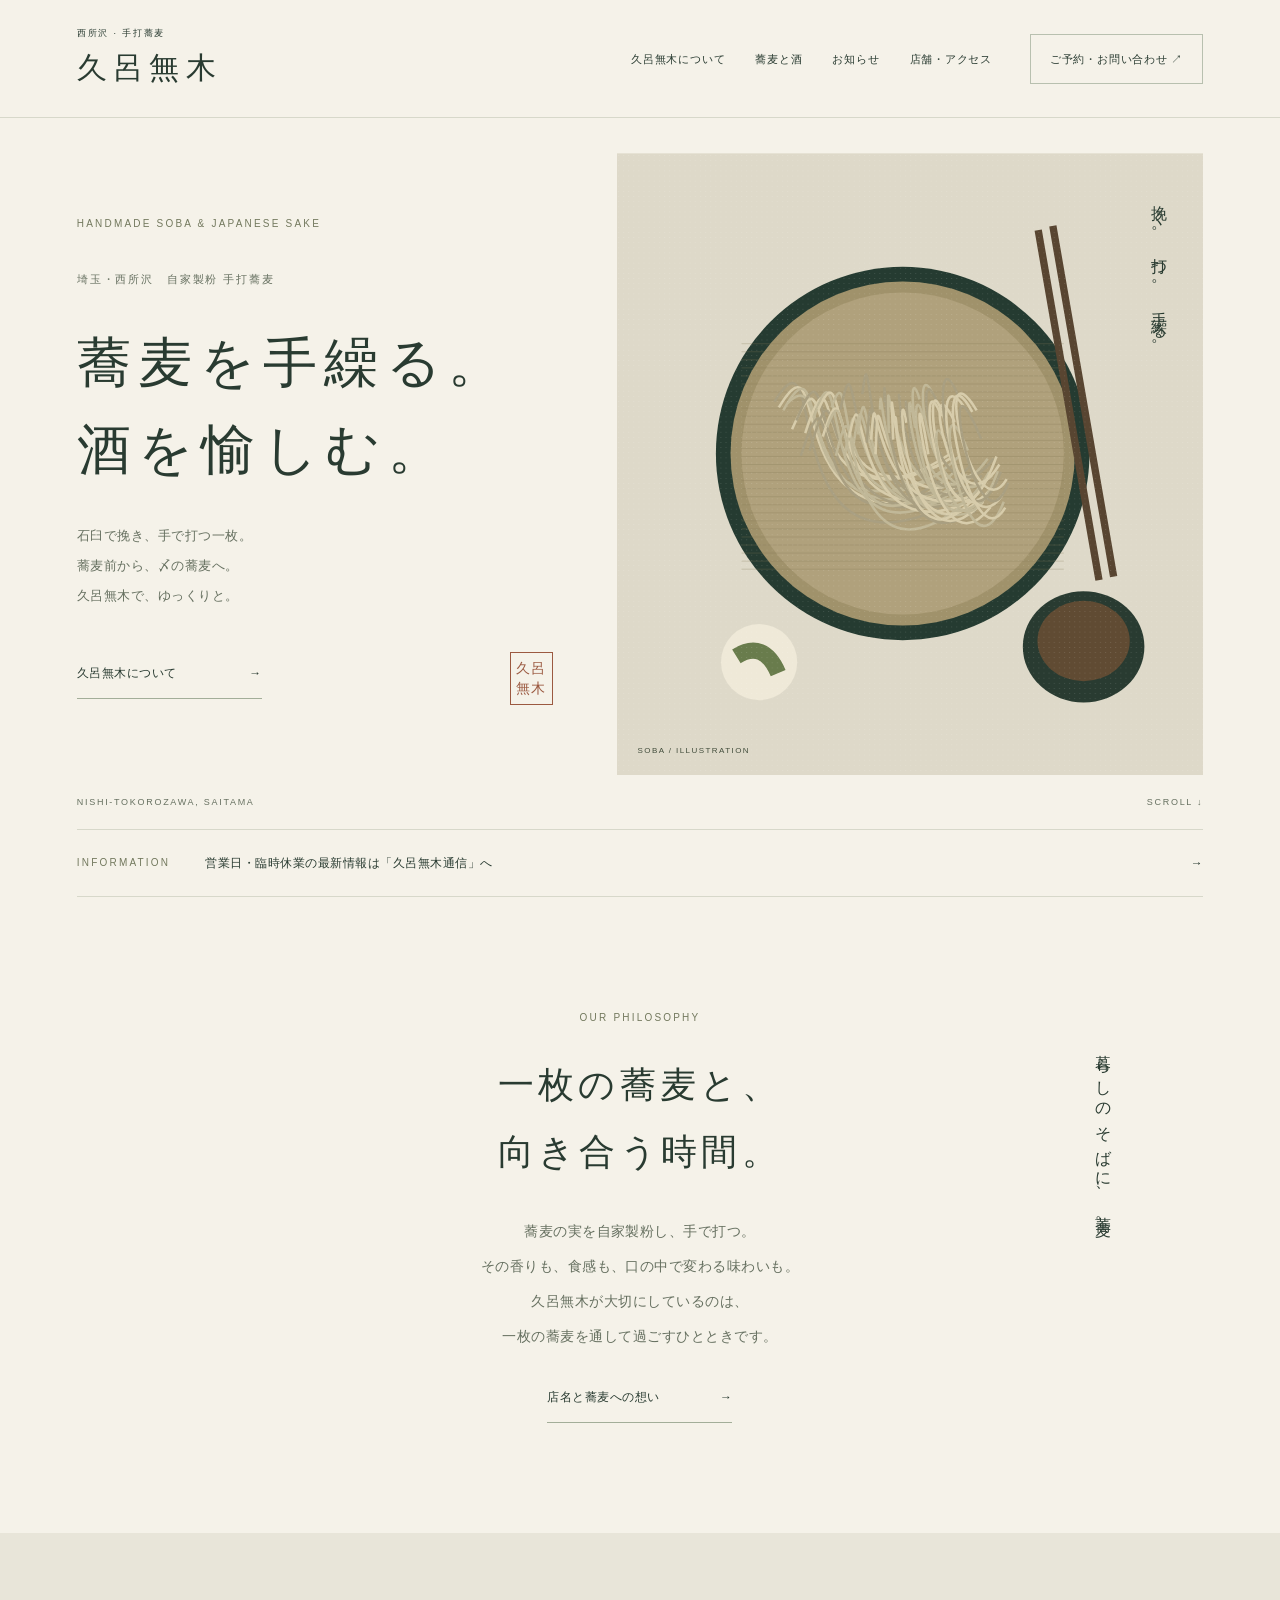
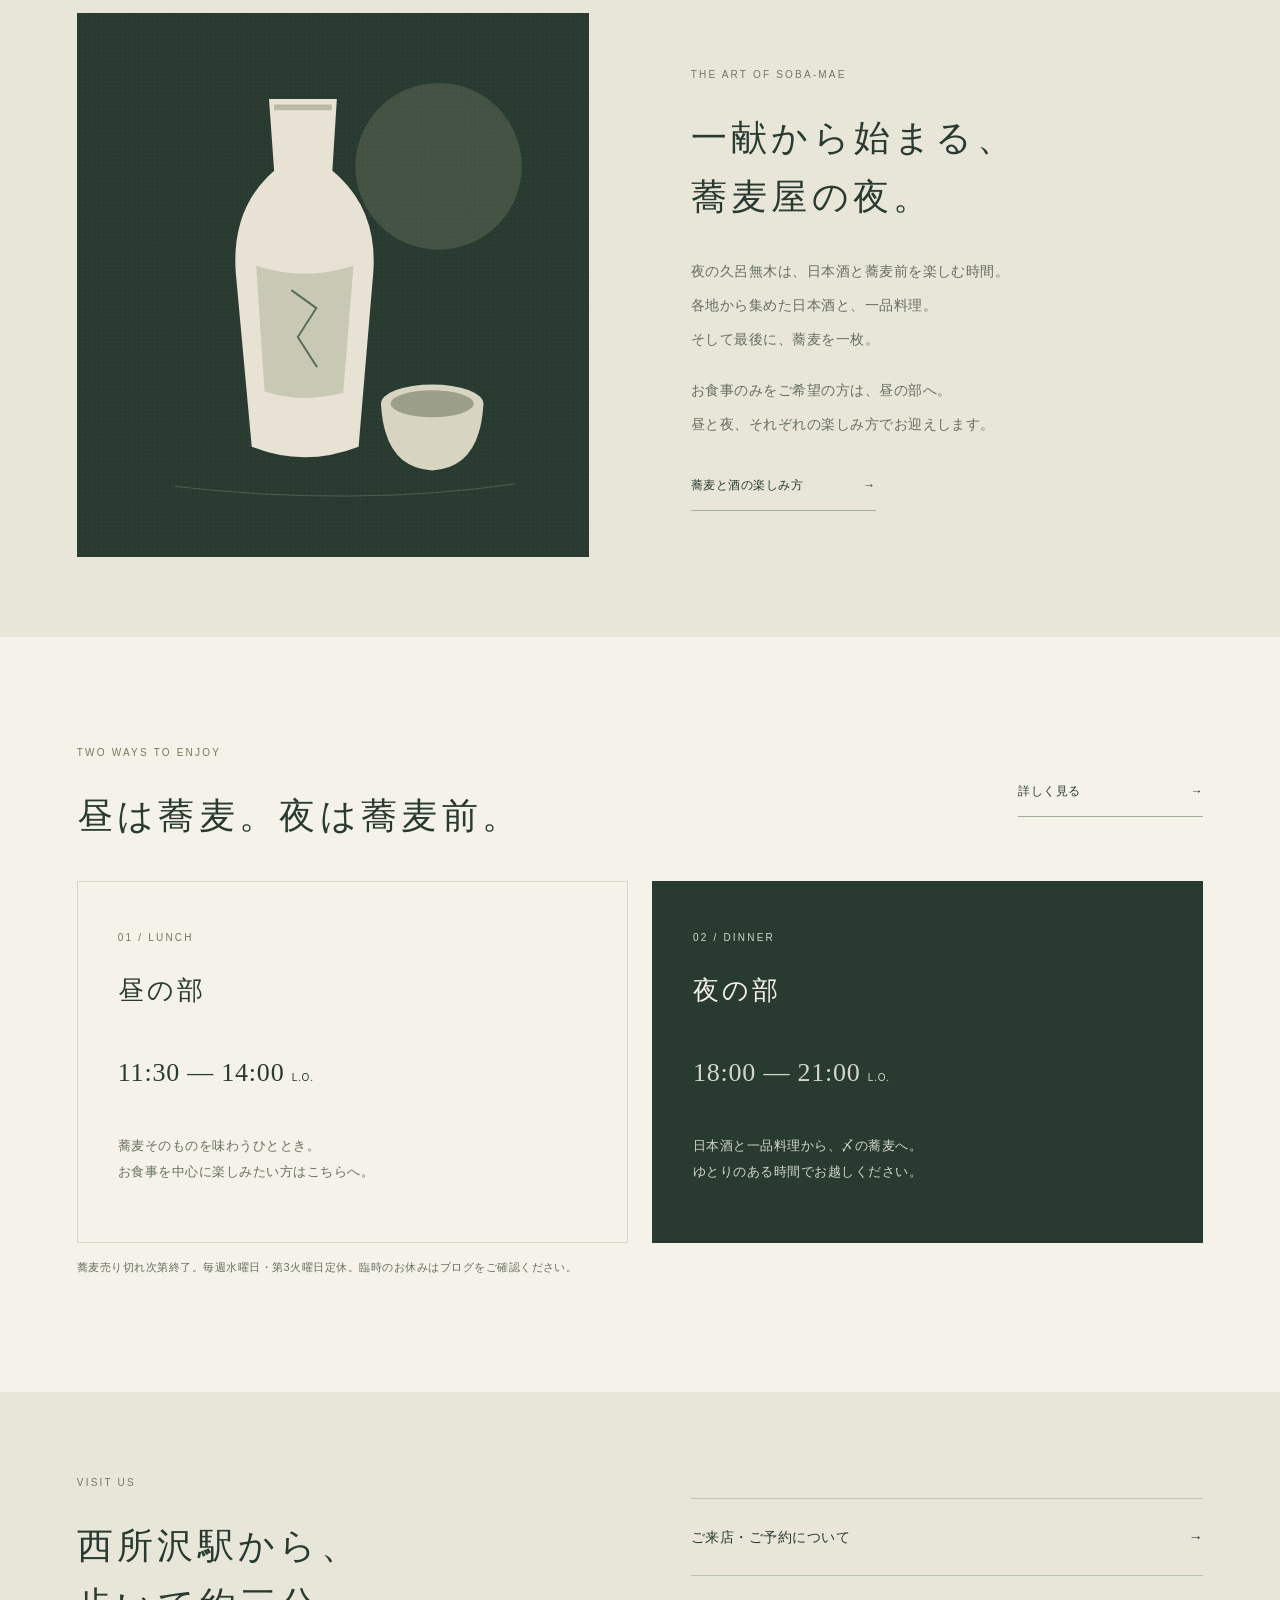
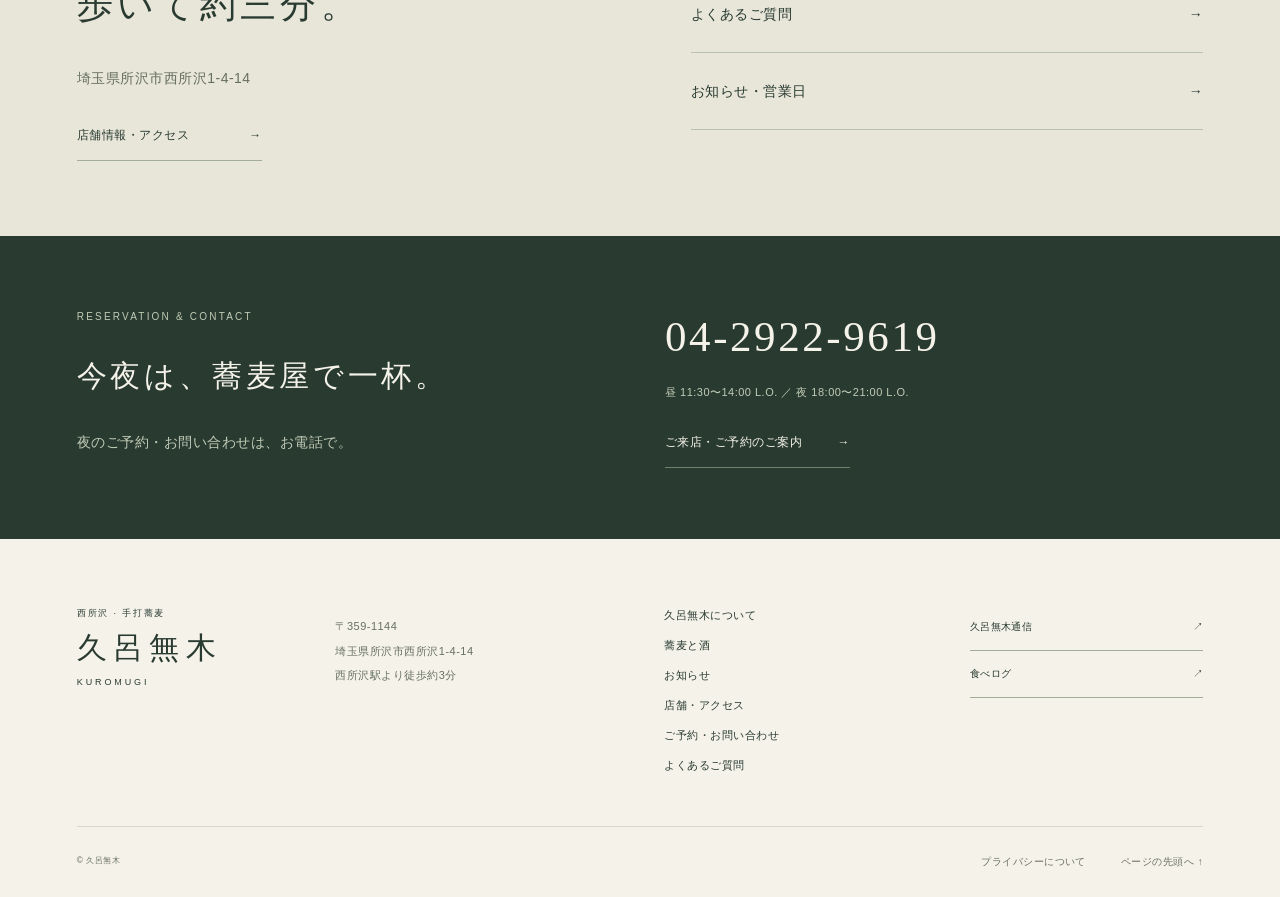
<file: index.html>
<!doctype html>
<html lang="ja"><head><meta charset="utf-8"><meta name="viewport" content="width=device-width,initial-scale=1"><title>蕎麦を手繰る。酒を愉しむ。 | 手打蕎麦 久呂無木・西所沢</title><meta name="description" content="西所沢駅徒歩約3分。自家製粉・手打蕎麦の久呂無木。昼は蕎麦、夜は各地の日本酒と蕎麦前を。店舗情報、予約案内、アクセスはこちら。"><meta name="theme-color" content="#293b31"><meta property="og:type" content="website"><meta property="og:locale" content="ja_JP"><meta property="og:site_name" content="手打蕎麦 久呂無木"><meta property="og:title" content="蕎麦を手繰る。酒を愉しむ。 | 久呂無木"><meta property="og:description" content="西所沢駅徒歩約3分。自家製粉・手打蕎麦の久呂無木。昼は蕎麦、夜は各地の日本酒と蕎麦前を。店舗情報、予約案内、アクセスはこちら。"><link rel="icon" href="assets/mark.svg" type="image/svg+xml"><link rel="stylesheet" href="assets/style.css"><script src="assets/site.js" defer></script><script type="application/ld+json">{"@context": "https://schema.org", "@type": "Restaurant", "name": "久呂無木", "alternateName": "くろむぎ", "servesCuisine": "蕎麦・日本料理", "telephone": "+81-4-2922-9619", "address": {"@type": "PostalAddress", "streetAddress": "西所沢1-4-14", "addressLocality": "所沢市", "addressRegion": "埼玉県", "postalCode": "359-1144", "addressCountry": "JP"}, "geo": {"@type": "GeoCoordinates", "latitude": 35.78946842854915, "longitude": 139.45832585569372}, "sameAs": ["https://kuromugi28.blog137.fc2.com/", "https://tabelog.com/saitama/A1106/A110601/11001054/"]}</script></head><body id="top"><a class="skip" href="#main">本文へ移動</a><header class="site-header"><a class="brand" href="index.html" aria-label="久呂無木 ホーム"><span class="brand-sub">西所沢 · 手打蕎麦</span><span class="brand-name">久呂無木</span></a><button class="nav-toggle" aria-expanded="false" aria-controls="navigation">メニュー <span aria-hidden="true">☰</span></button><nav id="navigation" aria-label="メインナビゲーション"><a href="about.html">久呂無木について</a><a href="menu.html">蕎麦と酒</a><a href="journal.html">お知らせ</a><a href="information.html">店舗・アクセス</a><a class="nav-reserve" href="reservation.html">ご予約・お問い合わせ ↗</a></nav></header><main id="main"><section class="hero wrap"><div class="hero-copy"><span class="eyebrow">HANDMADE SOBA & JAPANESE SAKE</span><p class="hero-place">埼玉・西所沢　自家製粉 手打蕎麦</p><h1>蕎麦を手繰る。<br>酒を愉しむ。</h1><p class="hero-description">石臼で挽き、手で打つ一枚。<br>蕎麦前から、〆の蕎麦へ。<br>久呂無木で、ゆっくりと。</p><a class="text-link" href="about.html">久呂無木について<span aria-hidden="true"> →</span></a><span class="hero-seal" aria-hidden="true">久呂<br>無木</span></div><div class="hero-art"><img src="assets/soba.svg" alt="蕎麦と器を描いたオリジナルのイラスト" width="800" height="850"><span class="vertical-label">挽く。打つ。手繰る。</span><span class="image-label">SOBA / ILLUSTRATION</span></div><div class="hero-bottom"><span>NISHI-TOKOROZAWA, SAITAMA</span><a href="#news">SCROLL ↓</a></div></section><section class="notice-bar wrap" id="news"><span class="eyebrow">INFORMATION</span><a href="journal.html">営業日・臨時休業の最新情報は「久呂無木通信」へ<span> →</span></a></section><section class="intro wrap"><span class="eyebrow">OUR PHILOSOPHY</span><h2>一枚の蕎麦と、<br>向き合う時間。</h2><p>蕎麦の実を自家製粉し、手で打つ。<br>その香りも、食感も、口の中で変わる味わいも。<br>久呂無木が大切にしているのは、<br>一枚の蕎麦を通して過ごすひとときです。</p><a class="text-link" href="about.html">店名と蕎麦への想い<span aria-hidden="true"> →</span></a><span class="intro-side" aria-hidden="true">暮らしのそばに、蕎麦。</span></section><section class="feature-band"><div class="wrap split"><img class="feature-image" src="assets/sake.svg" alt="日本酒の徳利とお猪口のイラスト" width="800" height="850" loading="lazy"><div class="feature-copy"><span class="eyebrow">THE ART OF SOBA-MAE</span><h2>一献から始まる、<br>蕎麦屋の夜。</h2><p>夜の久呂無木は、日本酒と蕎麦前を楽しむ時間。<br>各地から集めた日本酒と、一品料理。<br>そして最後に、蕎麦を一枚。</p><p>お食事のみをご希望の方は、昼の部へ。<br>昼と夜、それぞれの楽しみ方でお迎えします。</p><a class="text-link" href="menu.html">蕎麦と酒の楽しみ方<span aria-hidden="true"> →</span></a></div></div></section><section class="wrap section"><div class="section-heading"><div><span class="eyebrow">TWO WAYS TO ENJOY</span><h2>昼は蕎麦。夜は蕎麦前。</h2></div><a class="text-link" href="menu.html">詳しく見る<span aria-hidden="true"> →</span></a></div><div class="two-cards"><article class="time-card"><span class="eyebrow">01 / LUNCH</span><h3>昼の部</h3><p class="time">11:30 — 14:00 <span>L.O.</span></p><p>蕎麦そのものを味わうひととき。<br>お食事を中心に楽しみたい方はこちらへ。</p></article><article class="time-card night"><span class="eyebrow">02 / DINNER</span><h3>夜の部</h3><p class="time">18:00 — 21:00 <span>L.O.</span></p><p>日本酒と一品料理から、〆の蕎麦へ。<br>ゆとりのある時間でお越しください。</p></article></div><p class="small muted">蕎麦売り切れ次第終了。毎週水曜日・第3火曜日定休。臨時のお休みはブログをご確認ください。</p></section><section class="access-band"><div class="wrap split"><div><span class="eyebrow">VISIT US</span><h2>西所沢駅から、<br>歩いて約三分。</h2><p>埼玉県所沢市西所沢1-4-14</p><a class="text-link" href="information.html">店舗情報・アクセス<span aria-hidden="true"> →</span></a></div><div class="access-links"><a class="line-link" href="reservation.html">ご来店・ご予約について<span aria-hidden="true"> →</span></a><a class="line-link" href="faq.html">よくあるご質問<span aria-hidden="true"> →</span></a><a class="line-link" href="journal.html">お知らせ・営業日<span aria-hidden="true"> →</span></a></div></div></section><section class="contact"><div class="wrap contact-inner"><div><span class="eyebrow">RESERVATION & CONTACT</span><h2>今夜は、蕎麦屋で一杯。</h2><p>夜のご予約・お問い合わせは、お電話で。</p></div><div><a class="phone" href="tel:0429229619">04-2922-9619</a><p class="small">昼 11:30〜14:00 L.O. ／ 夜 18:00〜21:00 L.O.</p><a class="text-link light" href="reservation.html">ご来店・ご予約のご案内<span aria-hidden="true"> →</span></a></div></div></section></main><footer class="wrap"><div class="footer-top"><a class="brand" href="index.html"><span class="brand-sub">西所沢 · 手打蕎麦</span><span class="brand-name">久呂無木</span><span class="brand-en">KUROMUGI</span></a><p>〒359-1144<br>埼玉県所沢市西所沢1-4-14<br>西所沢駅より徒歩約3分</p><div class="footer-links"><a href="about.html">久呂無木について</a><a href="menu.html">蕎麦と酒</a><a href="journal.html">お知らせ</a><a href="information.html">店舗・アクセス</a><a href="reservation.html">ご予約・お問い合わせ</a><a href="faq.html">よくあるご質問</a></div><div><a class="text-link" href="https://kuromugi28.blog137.fc2.com/" target="_blank" rel="noopener noreferrer">久呂無木通信<span aria-hidden="true"> ↗</span><span class="sr-only">（別タブで開きます）</span></a><a class="text-link" href="https://tabelog.com/saitama/A1106/A110601/11001054/" target="_blank" rel="noopener noreferrer">食べログ<span aria-hidden="true"> ↗</span><span class="sr-only">（別タブで開きます）</span></a></div></div><div class="footer-bottom"><small>© 久呂無木</small><a href="privacy.html">プライバシーについて</a><a href="#top">ページの先頭へ ↑</a></div></footer><div class="mobile-dock"><a href="information.html">店舗・アクセス</a><a href="tel:0429229619">電話する ↗</a></div></body></html>
</file>
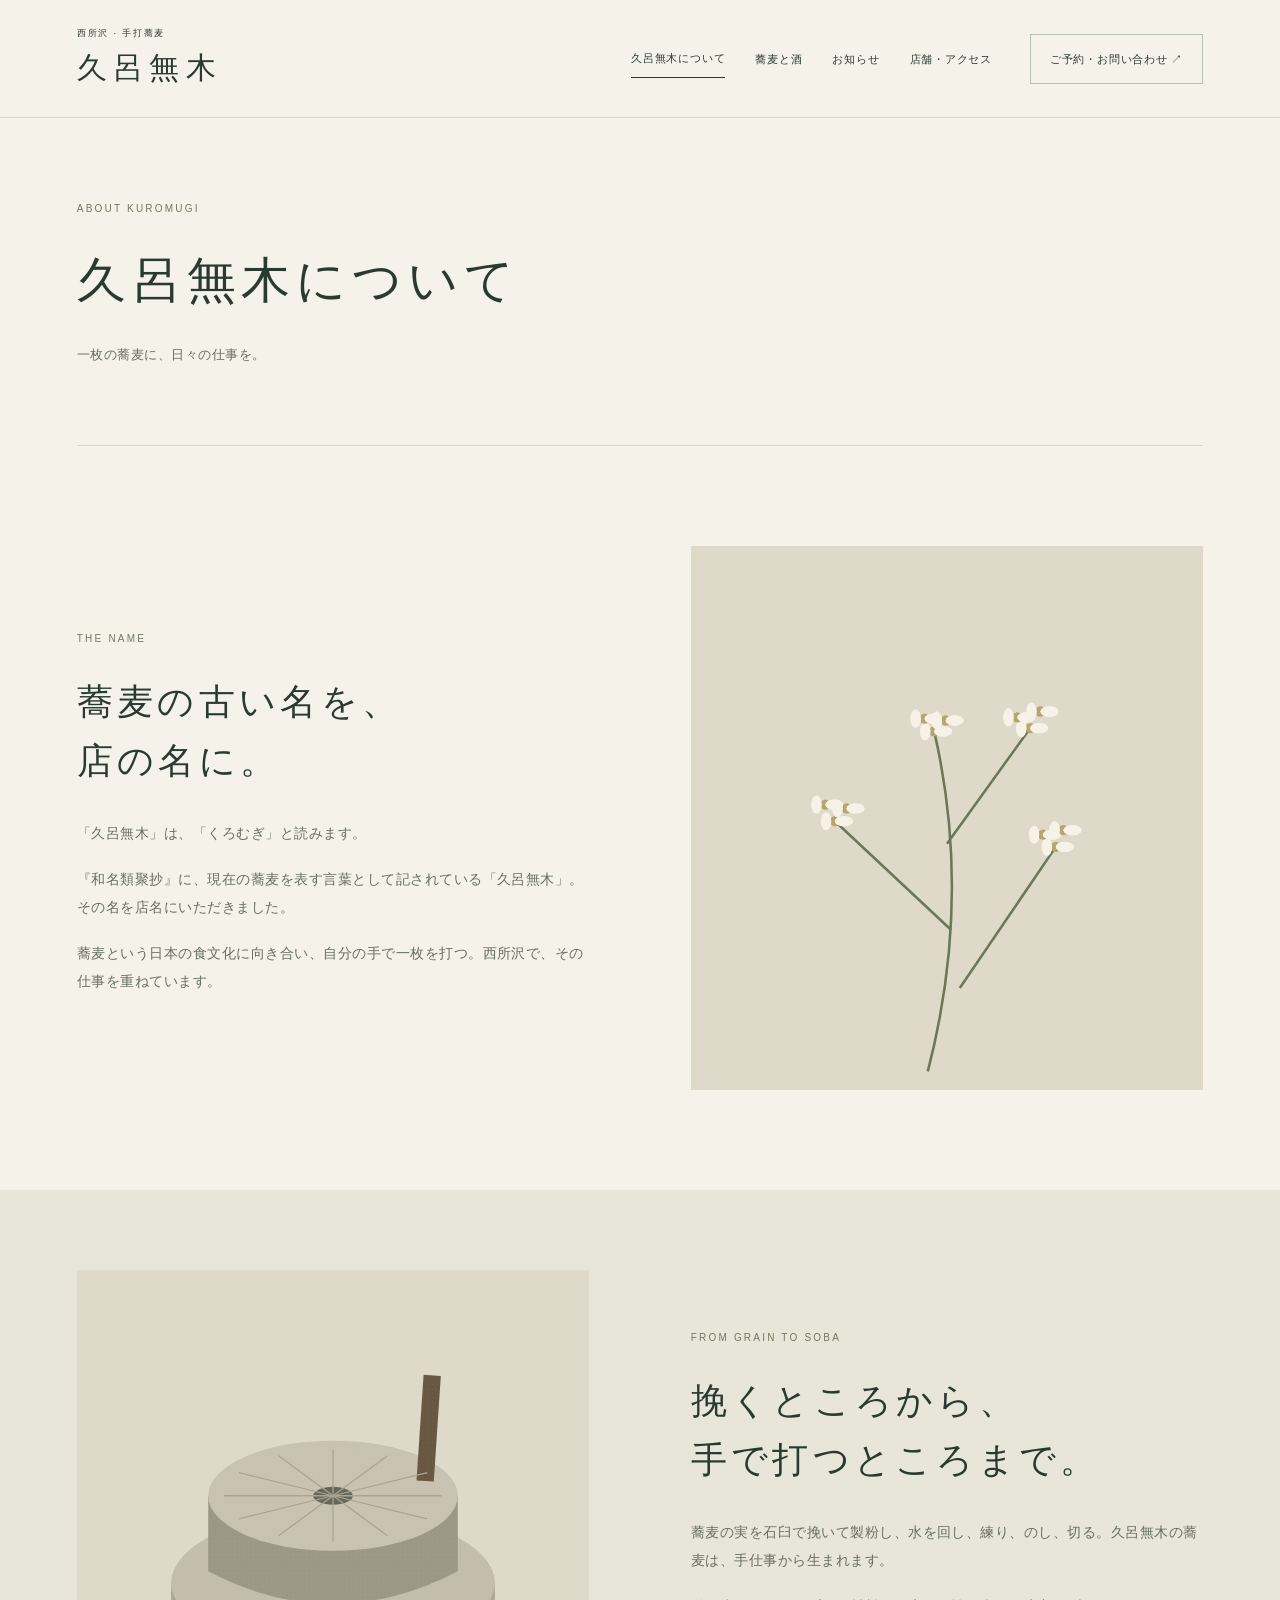
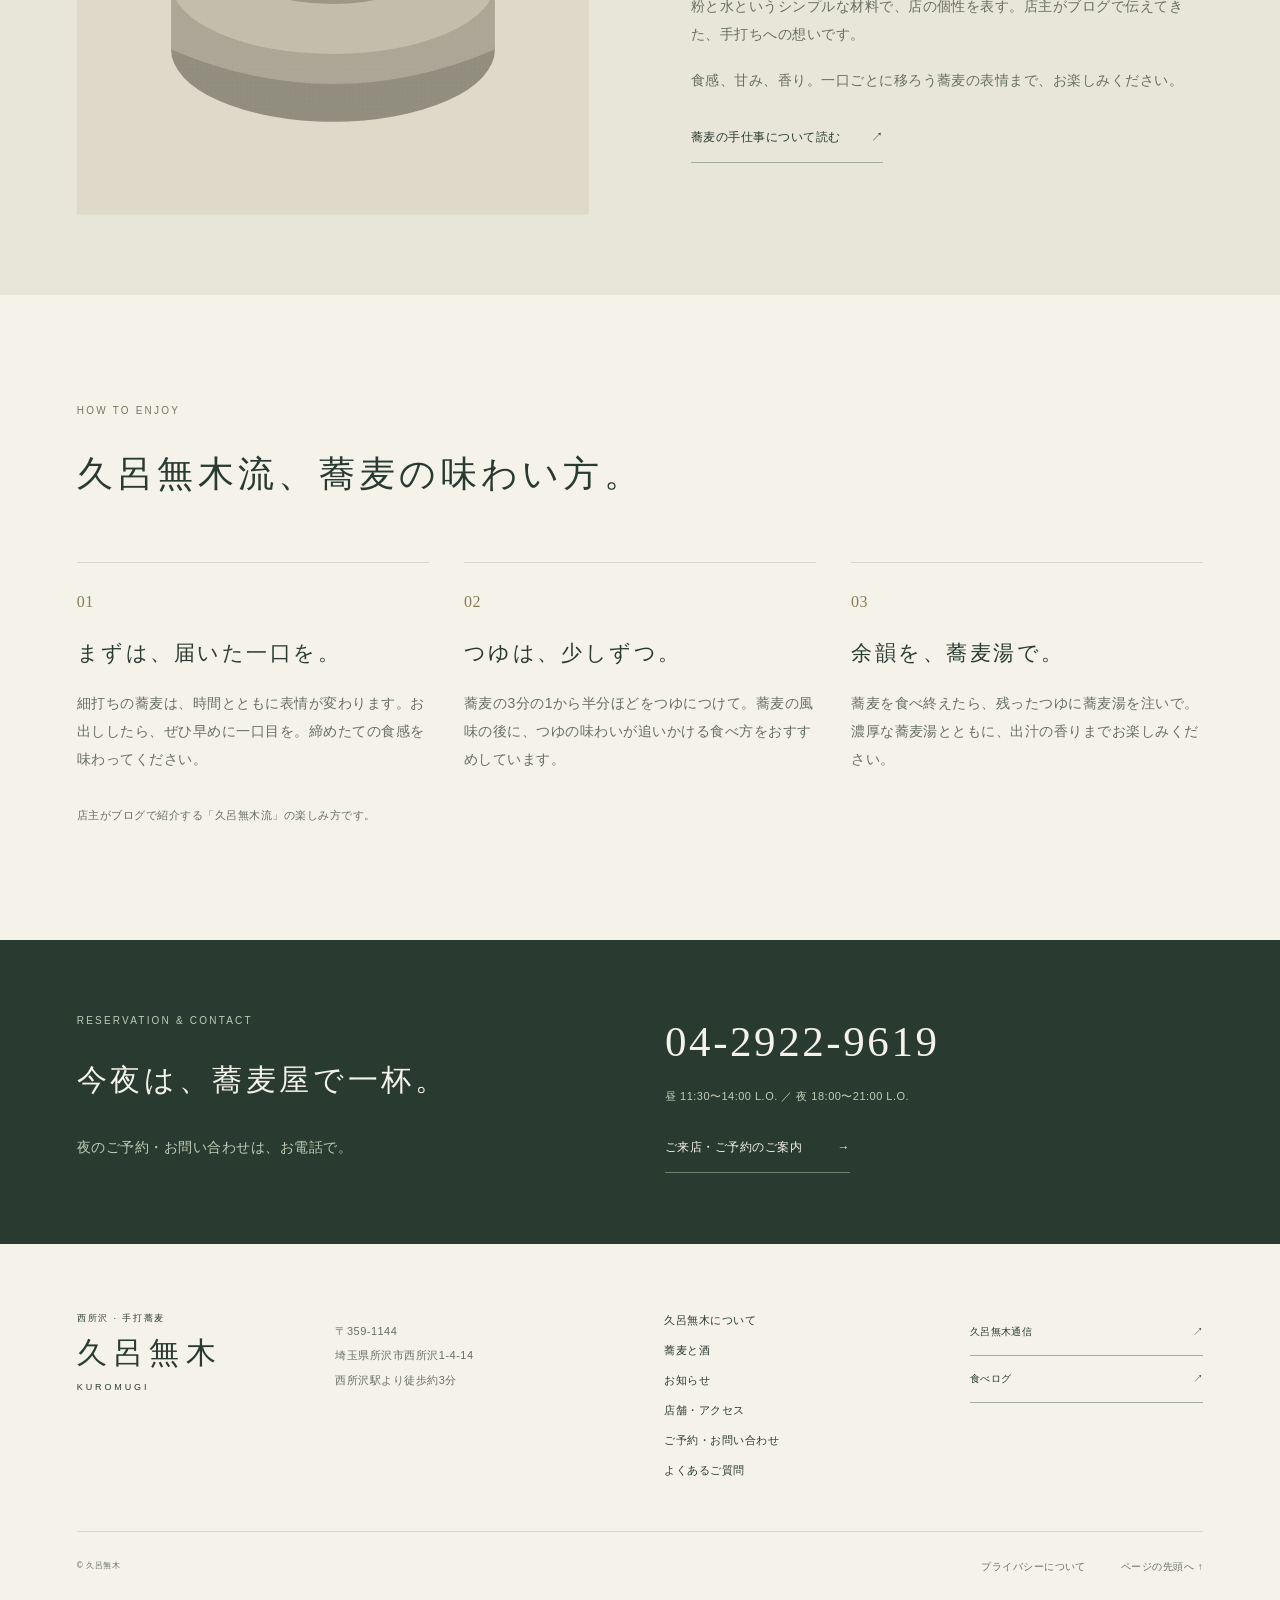
<file: about.html>
<!doctype html>
<html lang="ja"><head><meta charset="utf-8"><meta name="viewport" content="width=device-width,initial-scale=1"><title>久呂無木について | 手打蕎麦 久呂無木・西所沢</title><meta name="description" content="「久呂無木」の名の由来、自家製粉と手打ちへの想い、蕎麦の楽しみ方をご紹介します。"><meta name="theme-color" content="#293b31"><meta property="og:type" content="website"><meta property="og:locale" content="ja_JP"><meta property="og:site_name" content="手打蕎麦 久呂無木"><meta property="og:title" content="久呂無木について | 久呂無木"><meta property="og:description" content="「久呂無木」の名の由来、自家製粉と手打ちへの想い、蕎麦の楽しみ方をご紹介します。"><link rel="icon" href="assets/mark.svg" type="image/svg+xml"><link rel="stylesheet" href="assets/style.css"><script src="assets/site.js" defer></script><script type="application/ld+json">{"@context": "https://schema.org", "@type": "Restaurant", "name": "久呂無木", "alternateName": "くろむぎ", "servesCuisine": "蕎麦・日本料理", "telephone": "+81-4-2922-9619", "address": {"@type": "PostalAddress", "streetAddress": "西所沢1-4-14", "addressLocality": "所沢市", "addressRegion": "埼玉県", "postalCode": "359-1144", "addressCountry": "JP"}, "geo": {"@type": "GeoCoordinates", "latitude": 35.78946842854915, "longitude": 139.45832585569372}, "sameAs": ["https://kuromugi28.blog137.fc2.com/", "https://tabelog.com/saitama/A1106/A110601/11001054/"]}</script></head><body id="top"><a class="skip" href="#main">本文へ移動</a><header class="site-header"><a class="brand" href="index.html" aria-label="久呂無木 ホーム"><span class="brand-sub">西所沢 · 手打蕎麦</span><span class="brand-name">久呂無木</span></a><button class="nav-toggle" aria-expanded="false" aria-controls="navigation">メニュー <span aria-hidden="true">☰</span></button><nav id="navigation" aria-label="メインナビゲーション"><a href="about.html" aria-current="page">久呂無木について</a><a href="menu.html">蕎麦と酒</a><a href="journal.html">お知らせ</a><a href="information.html">店舗・アクセス</a><a class="nav-reserve" href="reservation.html">ご予約・お問い合わせ ↗</a></nav></header><main id="main"><section class="page-head wrap"><span class="eyebrow">ABOUT KUROMUGI</span><h1>久呂無木について</h1><p>一枚の蕎麦に、日々の仕事を。</p></section><section class="wrap section split"><div><span class="eyebrow">THE NAME</span><h2>蕎麦の古い名を、<br>店の名に。</h2><p>「久呂無木」は、「くろむぎ」と読みます。</p><p>『和名類聚抄』に、現在の蕎麦を表す言葉として記されている「久呂無木」。その名を店名にいただきました。</p><p>蕎麦という日本の食文化に向き合い、自分の手で一枚を打つ。西所沢で、その仕事を重ねています。</p></div><img class="feature-image" src="assets/flowers.svg" alt="蕎麦の白い花を描いたイラスト" width="800" height="850"></section><section class="feature-band"><div class="wrap section split"><img class="feature-image" src="assets/stone.svg" alt="蕎麦の実を挽く石臼のイラスト" width="800" height="850" loading="lazy"><div><span class="eyebrow">FROM GRAIN TO SOBA</span><h2>挽くところから、<br>手で打つところまで。</h2><p>蕎麦の実を石臼で挽いて製粉し、水を回し、練り、のし、切る。久呂無木の蕎麦は、手仕事から生まれます。</p><p>粉と水というシンプルな材料で、店の個性を表す。店主がブログで伝えてきた、手打ちへの想いです。</p><p>食感、甘み、香り。一口ごとに移ろう蕎麦の表情まで、お楽しみください。</p><a class="text-link" href="https://kuromugi28.blog137.fc2.com/blog-category-15.html" target="_blank" rel="noopener noreferrer">蕎麦の手仕事について読む<span aria-hidden="true"> ↗</span><span class="sr-only">（別タブで開きます）</span></a></div></div></section><section class="wrap section"><span class="eyebrow">HOW TO ENJOY</span><h2>久呂無木流、蕎麦の味わい方。</h2><div class="three-cards"><article><span class="step">01</span><h3>まずは、届いた一口を。</h3><p>細打ちの蕎麦は、時間とともに表情が変わります。お出ししたら、ぜひ早めに一口目を。締めたての食感を味わってください。</p></article><article><span class="step">02</span><h3>つゆは、少しずつ。</h3><p>蕎麦の3分の1から半分ほどをつゆにつけて。蕎麦の風味の後に、つゆの味わいが追いかける食べ方をおすすめしています。</p></article><article><span class="step">03</span><h3>余韻を、蕎麦湯で。</h3><p>蕎麦を食べ終えたら、残ったつゆに蕎麦湯を注いで。濃厚な蕎麦湯とともに、出汁の香りまでお楽しみください。</p></article></div><p class="small muted">店主がブログで紹介する「久呂無木流」の楽しみ方です。</p></section><section class="contact"><div class="wrap contact-inner"><div><span class="eyebrow">RESERVATION & CONTACT</span><h2>今夜は、蕎麦屋で一杯。</h2><p>夜のご予約・お問い合わせは、お電話で。</p></div><div><a class="phone" href="tel:0429229619">04-2922-9619</a><p class="small">昼 11:30〜14:00 L.O. ／ 夜 18:00〜21:00 L.O.</p><a class="text-link light" href="reservation.html">ご来店・ご予約のご案内<span aria-hidden="true"> →</span></a></div></div></section></main><footer class="wrap"><div class="footer-top"><a class="brand" href="index.html"><span class="brand-sub">西所沢 · 手打蕎麦</span><span class="brand-name">久呂無木</span><span class="brand-en">KUROMUGI</span></a><p>〒359-1144<br>埼玉県所沢市西所沢1-4-14<br>西所沢駅より徒歩約3分</p><div class="footer-links"><a href="about.html">久呂無木について</a><a href="menu.html">蕎麦と酒</a><a href="journal.html">お知らせ</a><a href="information.html">店舗・アクセス</a><a href="reservation.html">ご予約・お問い合わせ</a><a href="faq.html">よくあるご質問</a></div><div><a class="text-link" href="https://kuromugi28.blog137.fc2.com/" target="_blank" rel="noopener noreferrer">久呂無木通信<span aria-hidden="true"> ↗</span><span class="sr-only">（別タブで開きます）</span></a><a class="text-link" href="https://tabelog.com/saitama/A1106/A110601/11001054/" target="_blank" rel="noopener noreferrer">食べログ<span aria-hidden="true"> ↗</span><span class="sr-only">（別タブで開きます）</span></a></div></div><div class="footer-bottom"><small>© 久呂無木</small><a href="privacy.html">プライバシーについて</a><a href="#top">ページの先頭へ ↑</a></div></footer><div class="mobile-dock"><a href="information.html">店舗・アクセス</a><a href="tel:0429229619">電話する ↗</a></div></body></html>
</file>
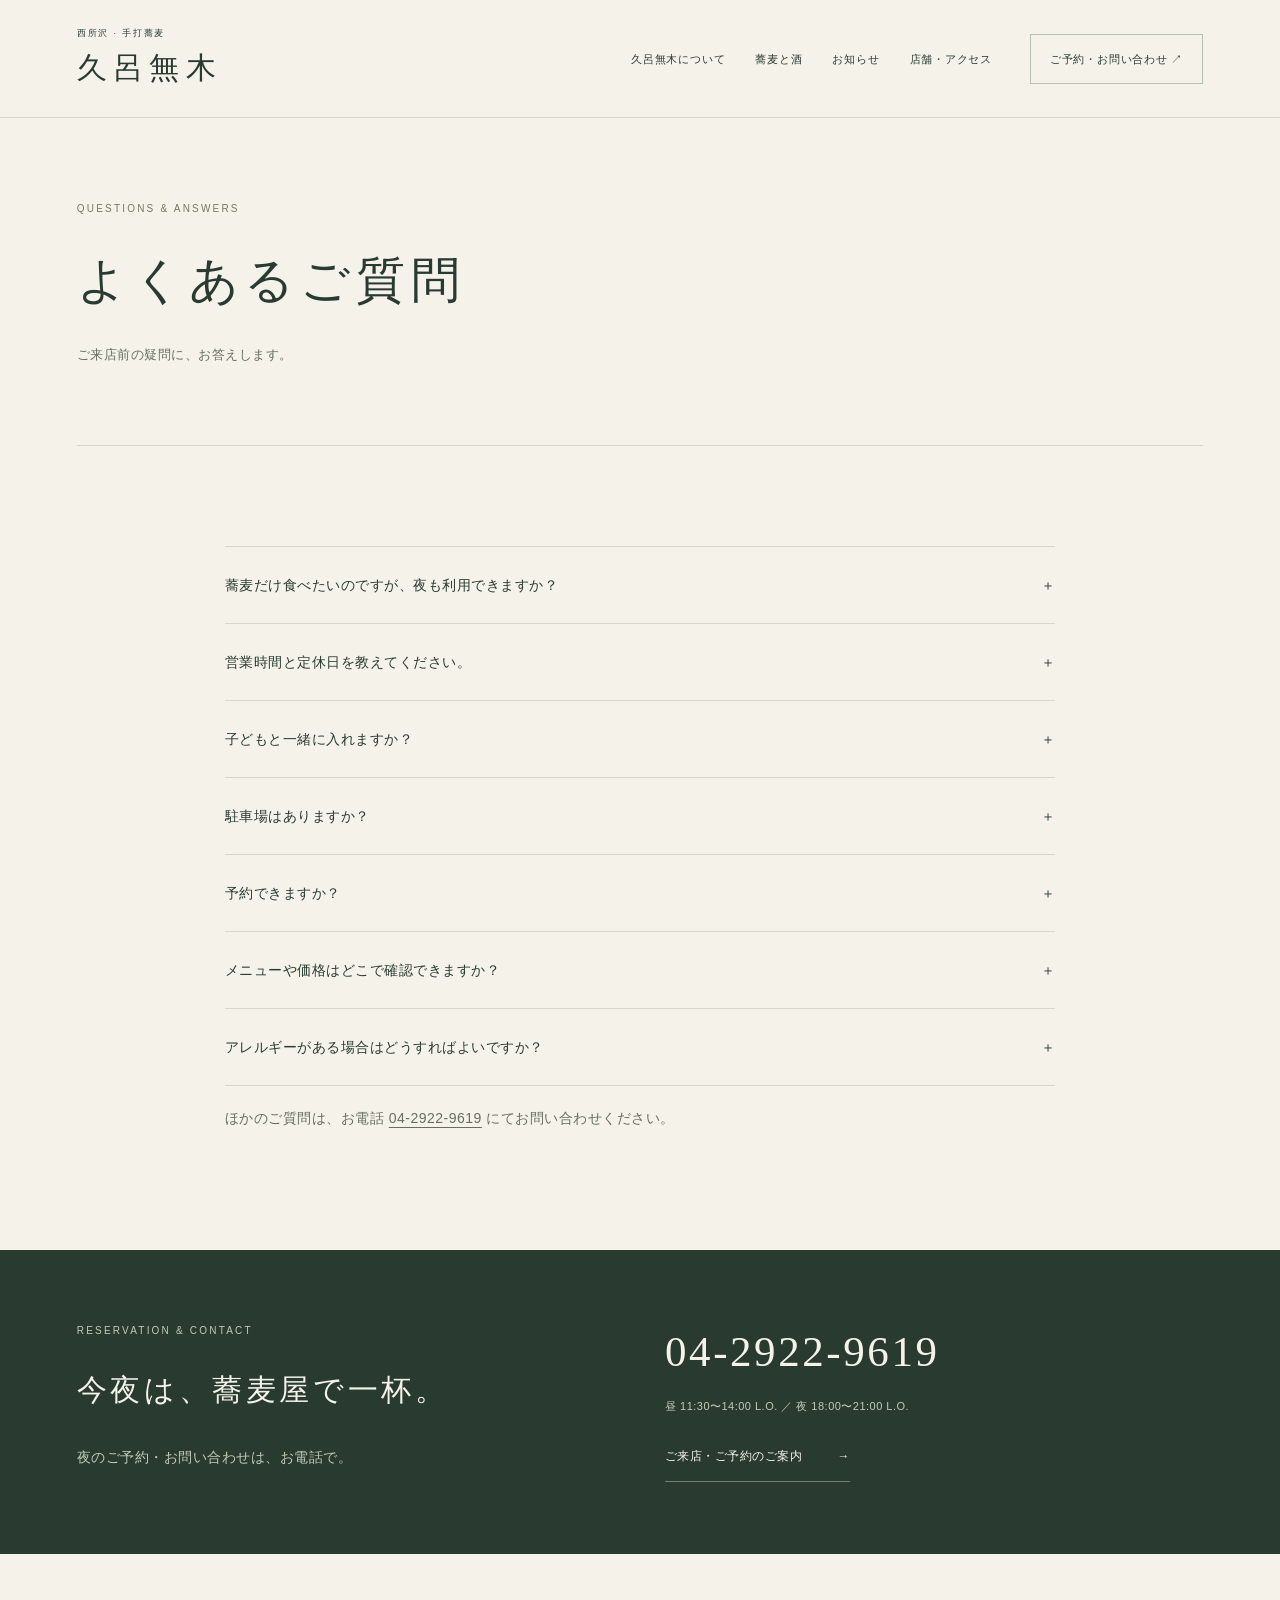
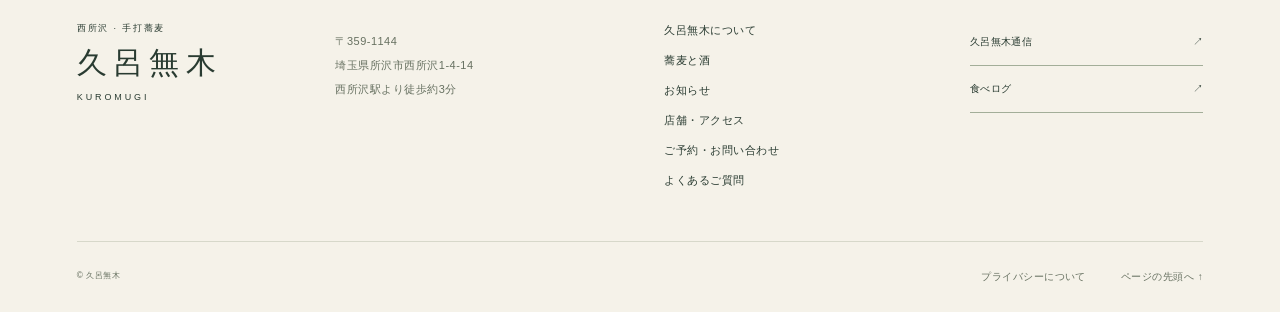
<file: faq.html>
<!doctype html>
<html lang="ja"><head><meta charset="utf-8"><meta name="viewport" content="width=device-width,initial-scale=1"><title>よくあるご質問 | 手打蕎麦 久呂無木・西所沢</title><meta name="description" content="久呂無木の営業時間、予約、駐車場、お子様の入店条件、昼と夜の利用について、よくある質問をまとめました。"><meta name="theme-color" content="#293b31"><meta property="og:type" content="website"><meta property="og:locale" content="ja_JP"><meta property="og:site_name" content="手打蕎麦 久呂無木"><meta property="og:title" content="よくあるご質問 | 久呂無木"><meta property="og:description" content="久呂無木の営業時間、予約、駐車場、お子様の入店条件、昼と夜の利用について、よくある質問をまとめました。"><link rel="icon" href="assets/mark.svg" type="image/svg+xml"><link rel="stylesheet" href="assets/style.css"><script src="assets/site.js" defer></script><script type="application/ld+json">{"@context": "https://schema.org", "@type": "Restaurant", "name": "久呂無木", "alternateName": "くろむぎ", "servesCuisine": "蕎麦・日本料理", "telephone": "+81-4-2922-9619", "address": {"@type": "PostalAddress", "streetAddress": "西所沢1-4-14", "addressLocality": "所沢市", "addressRegion": "埼玉県", "postalCode": "359-1144", "addressCountry": "JP"}, "geo": {"@type": "GeoCoordinates", "latitude": 35.78946842854915, "longitude": 139.45832585569372}, "sameAs": ["https://kuromugi28.blog137.fc2.com/", "https://tabelog.com/saitama/A1106/A110601/11001054/"]}</script></head><body id="top"><a class="skip" href="#main">本文へ移動</a><header class="site-header"><a class="brand" href="index.html" aria-label="久呂無木 ホーム"><span class="brand-sub">西所沢 · 手打蕎麦</span><span class="brand-name">久呂無木</span></a><button class="nav-toggle" aria-expanded="false" aria-controls="navigation">メニュー <span aria-hidden="true">☰</span></button><nav id="navigation" aria-label="メインナビゲーション"><a href="about.html">久呂無木について</a><a href="menu.html">蕎麦と酒</a><a href="journal.html">お知らせ</a><a href="information.html">店舗・アクセス</a><a class="nav-reserve" href="reservation.html">ご予約・お問い合わせ ↗</a></nav></header><main id="main"><section class="page-head wrap"><span class="eyebrow">QUESTIONS & ANSWERS</span><h1>よくあるご質問</h1><p>ご来店前の疑問に、お答えします。</p></section><section class="wrap section narrow faq-list"><details><summary>蕎麦だけ食べたいのですが、夜も利用できますか？<span aria-hidden="true">＋</span></summary><p>お食事のみをご希望の方は昼の部にお越しください。夜は日本酒と蕎麦前を楽しんでいただく営業で、蕎麦のご提供までお時間がかかる場合があります。</p></details><details><summary>営業時間と定休日を教えてください。<span aria-hidden="true">＋</span></summary><p>昼の部は11:30〜14:00 L.O.、夜の部は18:00〜21:00 L.O.です。蕎麦売り切れ次第終了。毎週水曜日・第3火曜日、12月30日がお休みです。臨時のお休みは店舗ブログをご確認ください。</p></details><details><summary>子どもと一緒に入れますか？<span aria-hidden="true">＋</span></summary><p>小学生以下のお子様のご入店は、お断りしております。ご理解のほどお願いいたします。</p></details><details><summary>駐車場はありますか？<span aria-hidden="true">＋</span></summary><p>専用駐車場はございません。近隣のコインパーキングをご利用ください。店舗と駐車場の提携はございません。</p></details><details><summary>予約できますか？<span aria-hidden="true">＋</span></summary><p>夜のご予約は04-2922-9619へお問い合わせください。来店時間・人数・コースなどの現在の受付条件は、店舗へ直接ご確認ください。</p></details><details><summary>メニューや価格はどこで確認できますか？<span aria-hidden="true">＋</span></summary><p>当日の料理・お酒の内容と価格は店頭でご確認ください。外部掲載のお品書きには過去の情報が含まれるため、最新の内容は店舗へお問い合わせください。</p></details><details><summary>アレルギーがある場合はどうすればよいですか？<span aria-hidden="true">＋</span></summary><p>蕎麦を扱う店舗です。食物アレルギーがある方は、ご来店前にお電話で食材と調理環境についてご相談ください。</p></details><p>ほかのご質問は、お電話 <a href="tel:0429229619" class="inline-link">04-2922-9619</a> にてお問い合わせください。</p></section><section class="contact"><div class="wrap contact-inner"><div><span class="eyebrow">RESERVATION & CONTACT</span><h2>今夜は、蕎麦屋で一杯。</h2><p>夜のご予約・お問い合わせは、お電話で。</p></div><div><a class="phone" href="tel:0429229619">04-2922-9619</a><p class="small">昼 11:30〜14:00 L.O. ／ 夜 18:00〜21:00 L.O.</p><a class="text-link light" href="reservation.html">ご来店・ご予約のご案内<span aria-hidden="true"> →</span></a></div></div></section></main><footer class="wrap"><div class="footer-top"><a class="brand" href="index.html"><span class="brand-sub">西所沢 · 手打蕎麦</span><span class="brand-name">久呂無木</span><span class="brand-en">KUROMUGI</span></a><p>〒359-1144<br>埼玉県所沢市西所沢1-4-14<br>西所沢駅より徒歩約3分</p><div class="footer-links"><a href="about.html">久呂無木について</a><a href="menu.html">蕎麦と酒</a><a href="journal.html">お知らせ</a><a href="information.html">店舗・アクセス</a><a href="reservation.html">ご予約・お問い合わせ</a><a href="faq.html">よくあるご質問</a></div><div><a class="text-link" href="https://kuromugi28.blog137.fc2.com/" target="_blank" rel="noopener noreferrer">久呂無木通信<span aria-hidden="true"> ↗</span><span class="sr-only">（別タブで開きます）</span></a><a class="text-link" href="https://tabelog.com/saitama/A1106/A110601/11001054/" target="_blank" rel="noopener noreferrer">食べログ<span aria-hidden="true"> ↗</span><span class="sr-only">（別タブで開きます）</span></a></div></div><div class="footer-bottom"><small>© 久呂無木</small><a href="privacy.html">プライバシーについて</a><a href="#top">ページの先頭へ ↑</a></div></footer><div class="mobile-dock"><a href="information.html">店舗・アクセス</a><a href="tel:0429229619">電話する ↗</a></div></body></html>
</file>
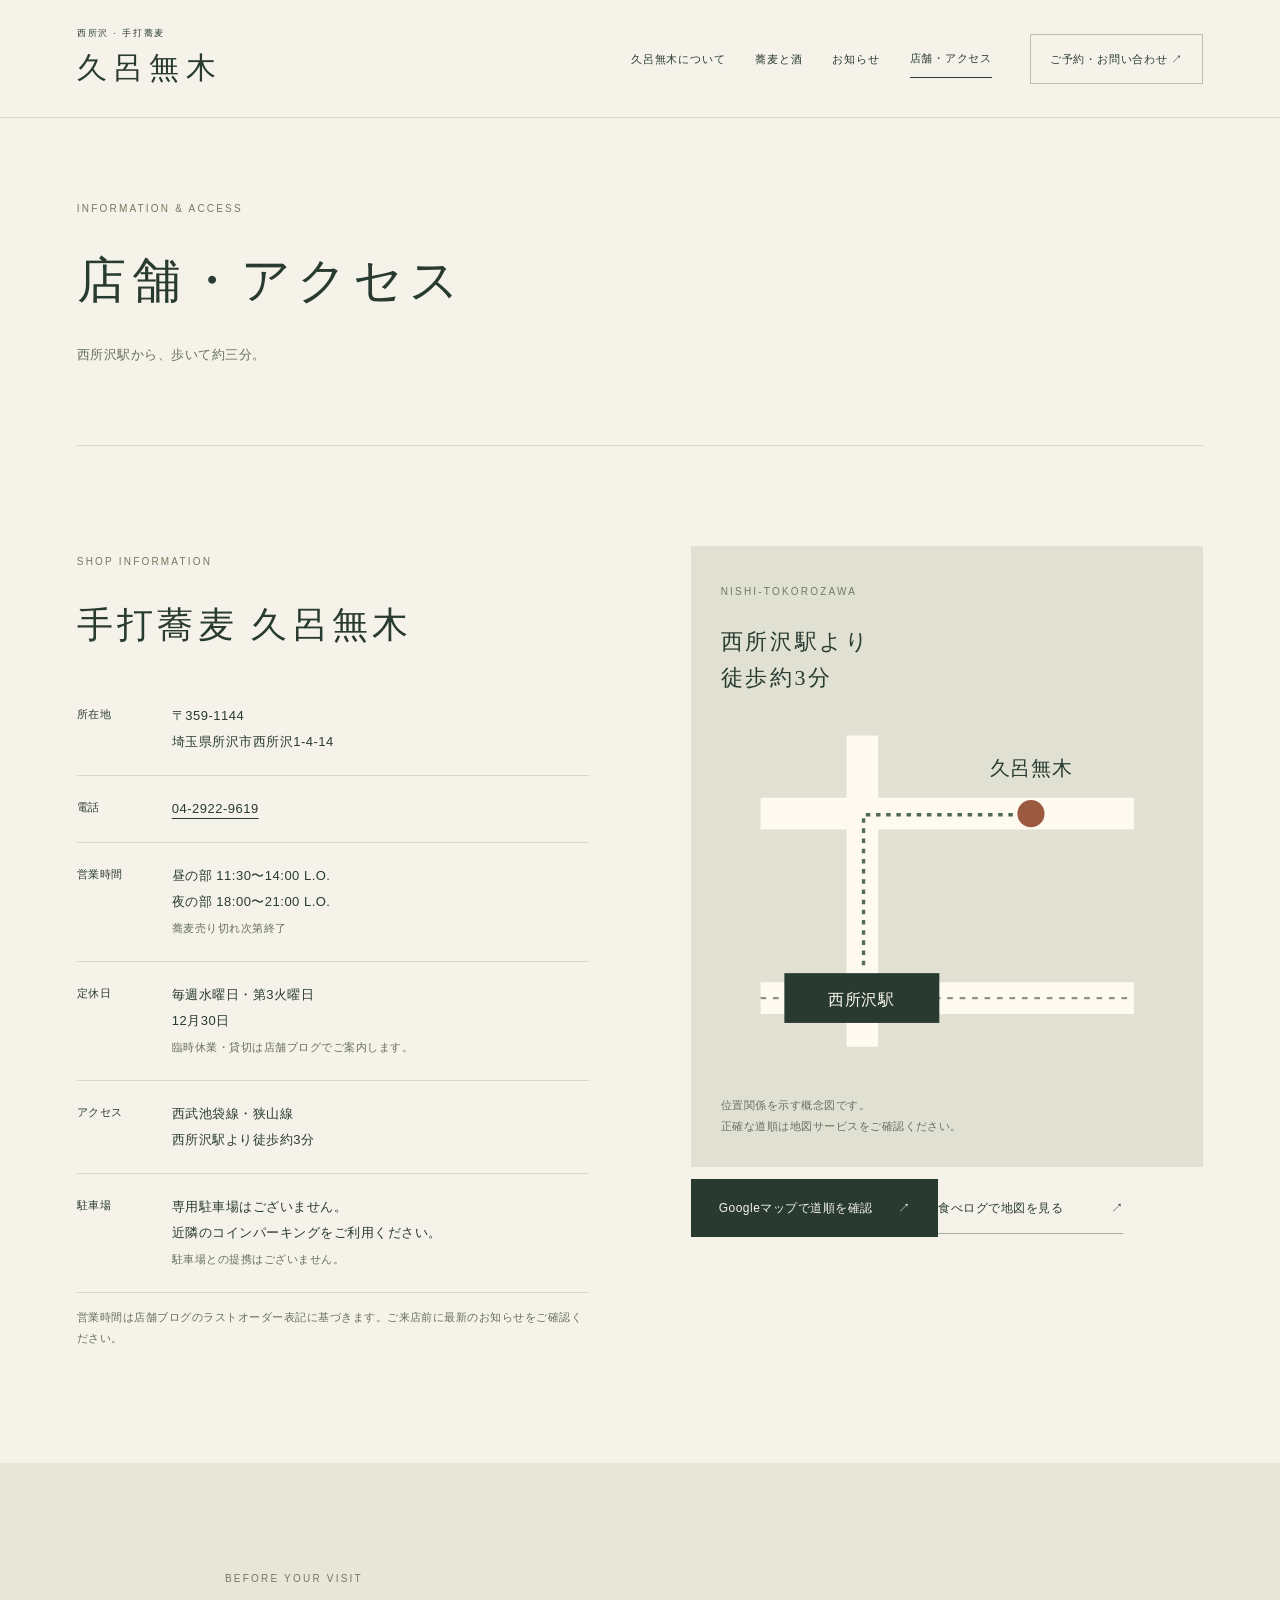
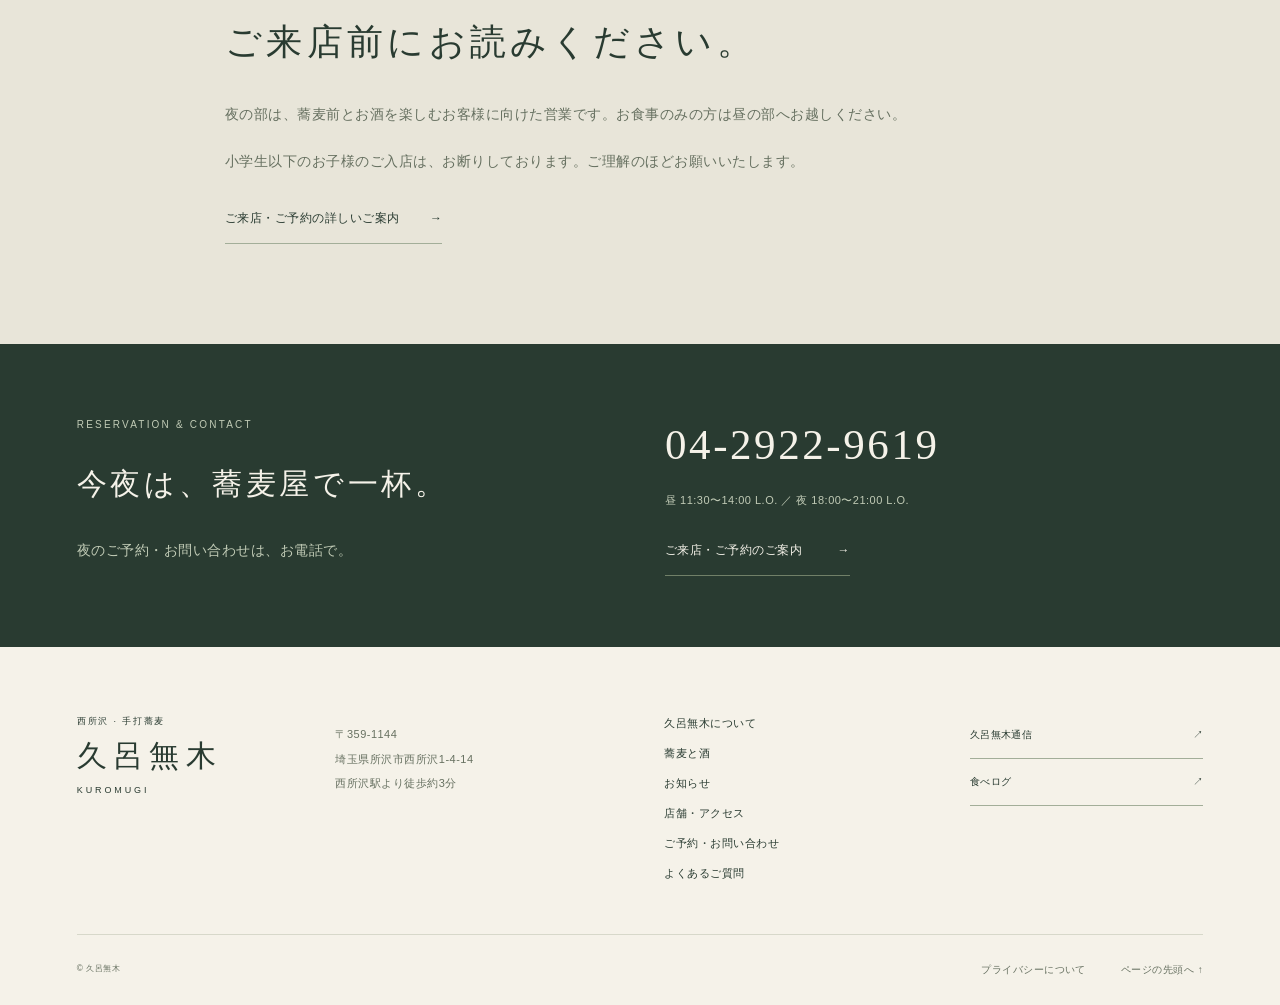
<file: information.html>
<!doctype html>
<html lang="ja"><head><meta charset="utf-8"><meta name="viewport" content="width=device-width,initial-scale=1"><title>店舗・アクセス | 手打蕎麦 久呂無木・西所沢</title><meta name="description" content="久呂無木は西所沢駅より徒歩約3分。住所、営業時間、定休日、電話番号、地図をご案内します。"><meta name="theme-color" content="#293b31"><meta property="og:type" content="website"><meta property="og:locale" content="ja_JP"><meta property="og:site_name" content="手打蕎麦 久呂無木"><meta property="og:title" content="店舗・アクセス | 久呂無木"><meta property="og:description" content="久呂無木は西所沢駅より徒歩約3分。住所、営業時間、定休日、電話番号、地図をご案内します。"><link rel="icon" href="assets/mark.svg" type="image/svg+xml"><link rel="stylesheet" href="assets/style.css"><script src="assets/site.js" defer></script><script type="application/ld+json">{"@context": "https://schema.org", "@type": "Restaurant", "name": "久呂無木", "alternateName": "くろむぎ", "servesCuisine": "蕎麦・日本料理", "telephone": "+81-4-2922-9619", "address": {"@type": "PostalAddress", "streetAddress": "西所沢1-4-14", "addressLocality": "所沢市", "addressRegion": "埼玉県", "postalCode": "359-1144", "addressCountry": "JP"}, "geo": {"@type": "GeoCoordinates", "latitude": 35.78946842854915, "longitude": 139.45832585569372}, "sameAs": ["https://kuromugi28.blog137.fc2.com/", "https://tabelog.com/saitama/A1106/A110601/11001054/"]}</script></head><body id="top"><a class="skip" href="#main">本文へ移動</a><header class="site-header"><a class="brand" href="index.html" aria-label="久呂無木 ホーム"><span class="brand-sub">西所沢 · 手打蕎麦</span><span class="brand-name">久呂無木</span></a><button class="nav-toggle" aria-expanded="false" aria-controls="navigation">メニュー <span aria-hidden="true">☰</span></button><nav id="navigation" aria-label="メインナビゲーション"><a href="about.html">久呂無木について</a><a href="menu.html">蕎麦と酒</a><a href="journal.html">お知らせ</a><a href="information.html" aria-current="page">店舗・アクセス</a><a class="nav-reserve" href="reservation.html">ご予約・お問い合わせ ↗</a></nav></header><main id="main"><section class="page-head wrap"><span class="eyebrow">INFORMATION & ACCESS</span><h1>店舗・アクセス</h1><p>西所沢駅から、歩いて約三分。</p></section><section class="wrap section split align-top"><div><span class="eyebrow">SHOP INFORMATION</span><h2>手打蕎麦 久呂無木</h2><dl class="info-list"><dt>所在地</dt><dd>〒359-1144<br>埼玉県所沢市西所沢1-4-14</dd><dt>電話</dt><dd><a href="tel:0429229619">04-2922-9619</a></dd><dt>営業時間</dt><dd>昼の部 11:30〜14:00 L.O.<br>夜の部 18:00〜21:00 L.O.<br><span class="small muted">蕎麦売り切れ次第終了</span></dd><dt>定休日</dt><dd>毎週水曜日・第3火曜日<br>12月30日<br><span class="small muted">臨時休業・貸切は店舗ブログでご案内します。</span></dd><dt>アクセス</dt><dd>西武池袋線・狭山線<br>西所沢駅より徒歩約3分</dd><dt>駐車場</dt><dd>専用駐車場はございません。<br>近隣のコインパーキングをご利用ください。<br><span class="small muted">駐車場との提携はございません。</span></dd></dl><p class="small muted">営業時間は店舗ブログのラストオーダー表記に基づきます。ご来店前に最新のお知らせをご確認ください。</p></div><div><div class="map-panel"><span class="eyebrow">NISHI-TOKOROZAWA</span><h3>西所沢駅より<br>徒歩約3分</h3><svg viewBox="0 0 400 340" role="img" aria-label="駅から店舗への位置関係を示す概念図。詳細な道順はGoogleマップで確認してください。"><path d="M 35 267 H 365 M 125 35 V 310 M 35 104 H 365" stroke="#fffaf0" stroke-width="28"/><path d="M 35 267 H 365" stroke="#8c947e" stroke-width="2" stroke-dasharray="5 6"/><path d="M 126 238 V 105 H 273" stroke="#526b55" stroke-width="3" stroke-dasharray="4 5" fill="none"/><rect x="56" y="245" width="137" height="44" fill="#293b31"/><text x="124" y="273" fill="#fffaf0" text-anchor="middle" font-size="14">西所沢駅</text><circle cx="274" cy="104" r="12" fill="#9b5940"/><text x="274" y="70" text-anchor="middle" fill="#293b31" font-size="18">久呂無木</text></svg><p class="small muted">位置関係を示す概念図です。<br>正確な道順は地図サービスをご確認ください。</p></div><a class="button" href="https://www.google.com/maps/search/?api=1&amp;query=%E4%B9%85%E5%91%82%E7%84%A1%E6%9C%A8%20%E5%9F%BC%E7%8E%89%E7%9C%8C%E6%89%80%E6%B2%A2%E5%B8%82%E8%A5%BF%E6%89%80%E6%B2%A21-4-14" target="_blank" rel="noopener noreferrer">Googleマップで道順を確認<span aria-hidden="true"> ↗</span><span class="sr-only">（別タブで開きます）</span></a><a class="text-link" href="https://tabelog.com/saitama/A1106/A110601/11001054/dtlmap/" target="_blank" rel="noopener noreferrer">食べログで地図を見る<span aria-hidden="true"> ↗</span><span class="sr-only">（別タブで開きます）</span></a></div></section><section class="access-band"><div class="wrap section narrow"><span class="eyebrow">BEFORE YOUR VISIT</span><h2>ご来店前にお読みください。</h2><p>夜の部は、蕎麦前とお酒を楽しむお客様に向けた営業です。お食事のみの方は昼の部へお越しください。</p><p>小学生以下のお子様のご入店は、お断りしております。ご理解のほどお願いいたします。</p><a class="text-link" href="reservation.html">ご来店・ご予約の詳しいご案内<span aria-hidden="true"> →</span></a></div></section><section class="contact"><div class="wrap contact-inner"><div><span class="eyebrow">RESERVATION & CONTACT</span><h2>今夜は、蕎麦屋で一杯。</h2><p>夜のご予約・お問い合わせは、お電話で。</p></div><div><a class="phone" href="tel:0429229619">04-2922-9619</a><p class="small">昼 11:30〜14:00 L.O. ／ 夜 18:00〜21:00 L.O.</p><a class="text-link light" href="reservation.html">ご来店・ご予約のご案内<span aria-hidden="true"> →</span></a></div></div></section></main><footer class="wrap"><div class="footer-top"><a class="brand" href="index.html"><span class="brand-sub">西所沢 · 手打蕎麦</span><span class="brand-name">久呂無木</span><span class="brand-en">KUROMUGI</span></a><p>〒359-1144<br>埼玉県所沢市西所沢1-4-14<br>西所沢駅より徒歩約3分</p><div class="footer-links"><a href="about.html">久呂無木について</a><a href="menu.html">蕎麦と酒</a><a href="journal.html">お知らせ</a><a href="information.html">店舗・アクセス</a><a href="reservation.html">ご予約・お問い合わせ</a><a href="faq.html">よくあるご質問</a></div><div><a class="text-link" href="https://kuromugi28.blog137.fc2.com/" target="_blank" rel="noopener noreferrer">久呂無木通信<span aria-hidden="true"> ↗</span><span class="sr-only">（別タブで開きます）</span></a><a class="text-link" href="https://tabelog.com/saitama/A1106/A110601/11001054/" target="_blank" rel="noopener noreferrer">食べログ<span aria-hidden="true"> ↗</span><span class="sr-only">（別タブで開きます）</span></a></div></div><div class="footer-bottom"><small>© 久呂無木</small><a href="privacy.html">プライバシーについて</a><a href="#top">ページの先頭へ ↑</a></div></footer><div class="mobile-dock"><a href="information.html">店舗・アクセス</a><a href="tel:0429229619">電話する ↗</a></div></body></html>
</file>
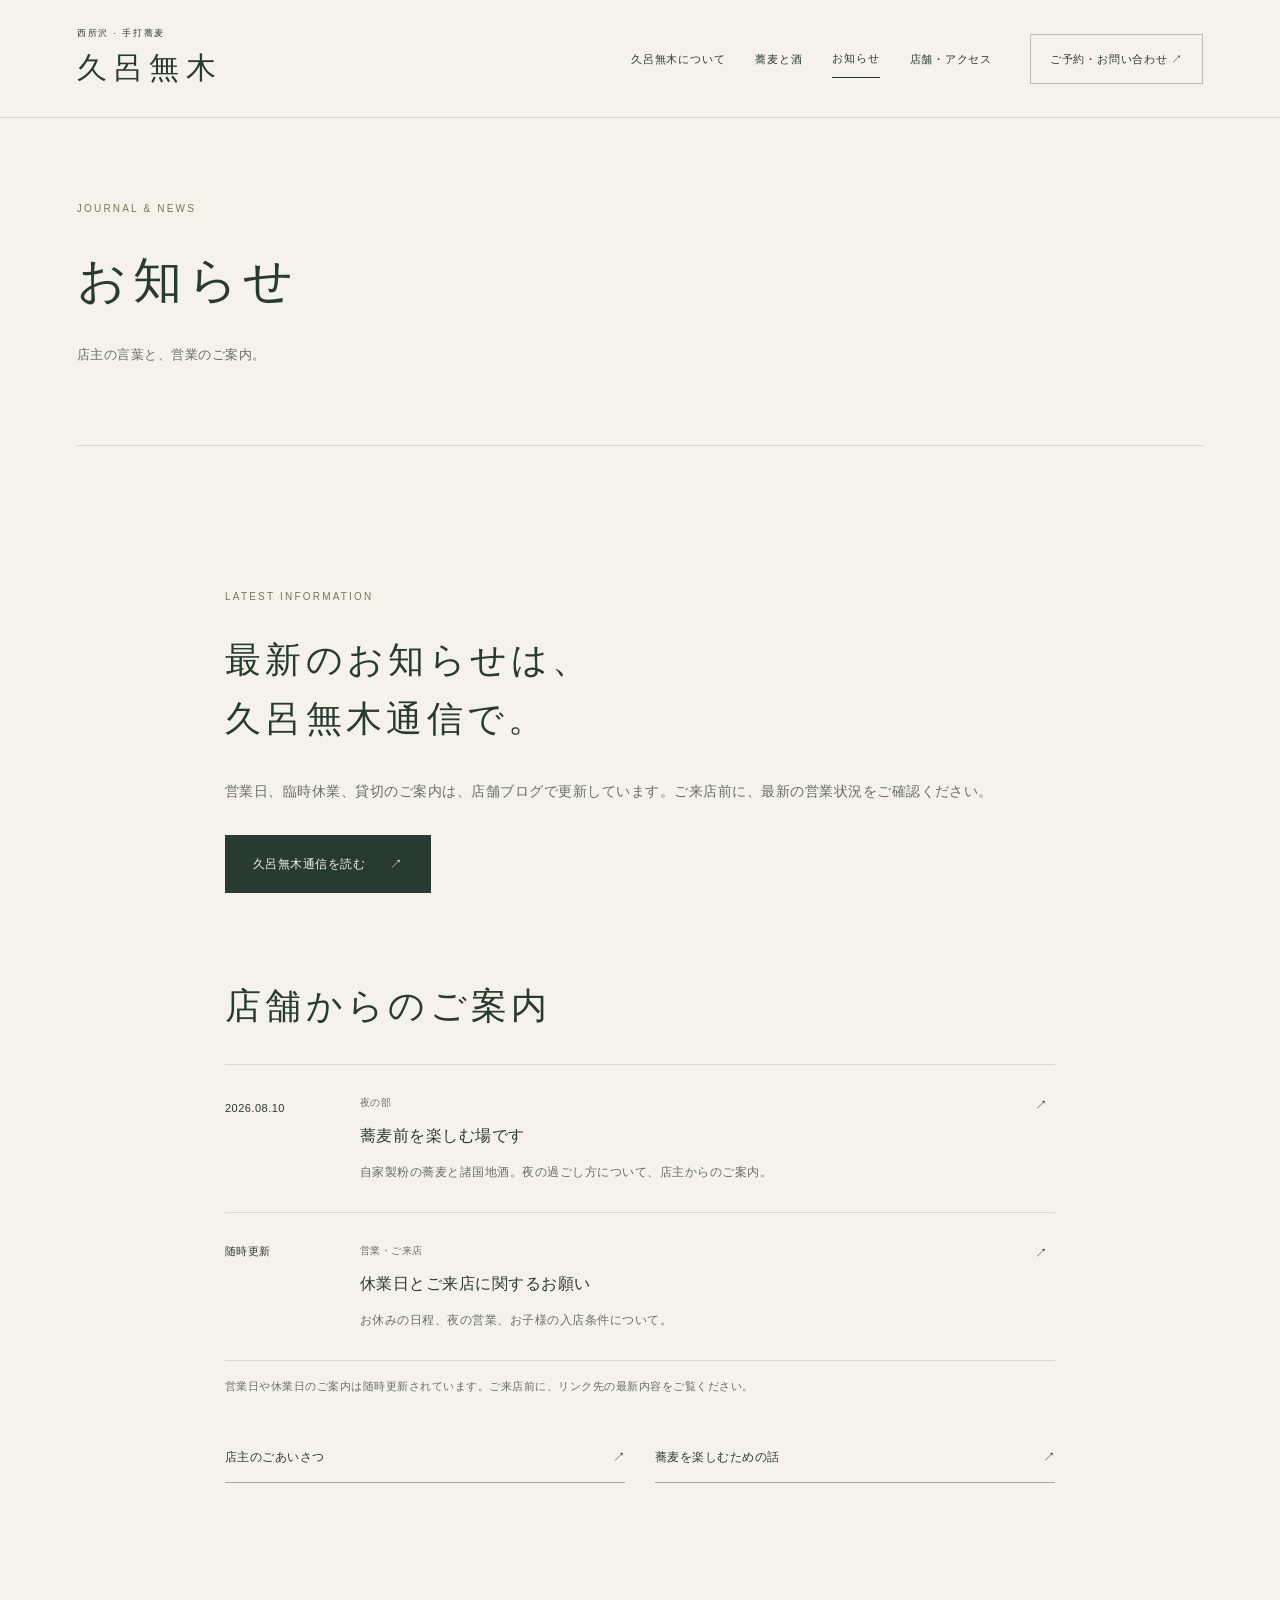
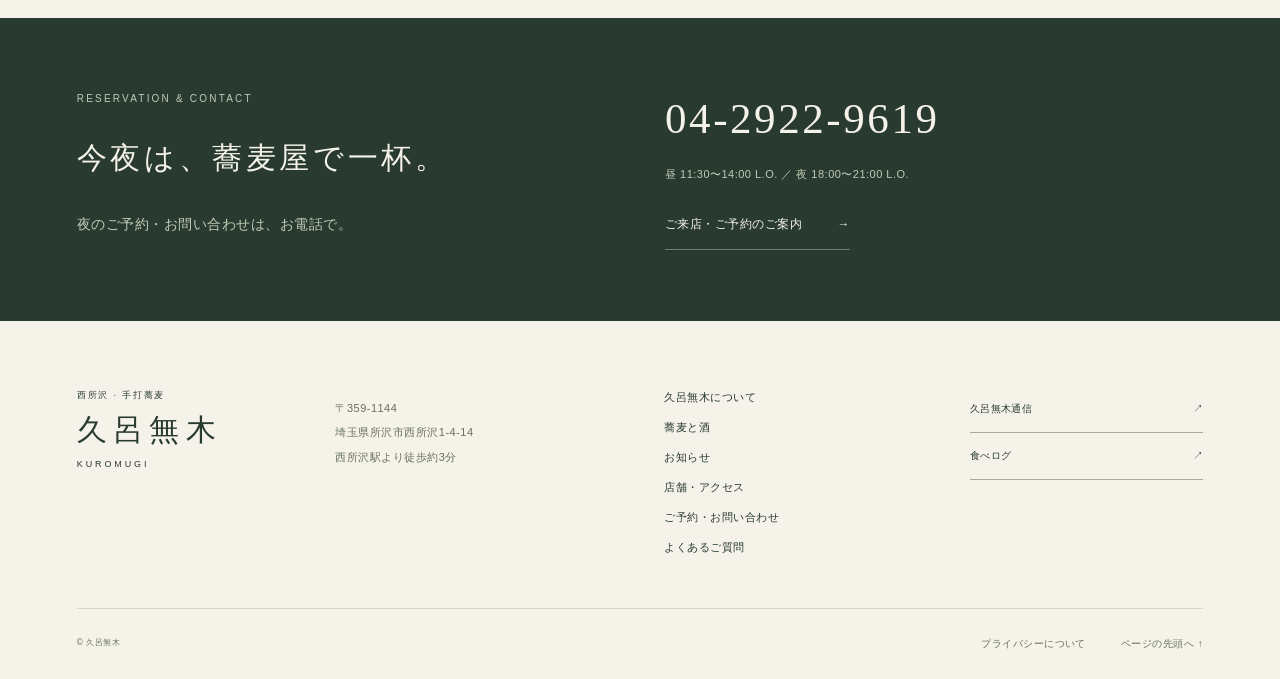
<file: journal.html>
<!doctype html>
<html lang="ja"><head><meta charset="utf-8"><meta name="viewport" content="width=device-width,initial-scale=1"><title>お知らせ | 手打蕎麦 久呂無木・西所沢</title><meta name="description" content="営業日や臨時休業の最新情報は店舗ブログ「久呂無木通信」でご確認ください。店主からの夜の部のご案内も掲載しています。"><meta name="theme-color" content="#293b31"><meta property="og:type" content="website"><meta property="og:locale" content="ja_JP"><meta property="og:site_name" content="手打蕎麦 久呂無木"><meta property="og:title" content="お知らせ | 久呂無木"><meta property="og:description" content="営業日や臨時休業の最新情報は店舗ブログ「久呂無木通信」でご確認ください。店主からの夜の部のご案内も掲載しています。"><link rel="icon" href="assets/mark.svg" type="image/svg+xml"><link rel="stylesheet" href="assets/style.css"><script src="assets/site.js" defer></script><script type="application/ld+json">{"@context": "https://schema.org", "@type": "Restaurant", "name": "久呂無木", "alternateName": "くろむぎ", "servesCuisine": "蕎麦・日本料理", "telephone": "+81-4-2922-9619", "address": {"@type": "PostalAddress", "streetAddress": "西所沢1-4-14", "addressLocality": "所沢市", "addressRegion": "埼玉県", "postalCode": "359-1144", "addressCountry": "JP"}, "geo": {"@type": "GeoCoordinates", "latitude": 35.78946842854915, "longitude": 139.45832585569372}, "sameAs": ["https://kuromugi28.blog137.fc2.com/", "https://tabelog.com/saitama/A1106/A110601/11001054/"]}</script></head><body id="top"><a class="skip" href="#main">本文へ移動</a><header class="site-header"><a class="brand" href="index.html" aria-label="久呂無木 ホーム"><span class="brand-sub">西所沢 · 手打蕎麦</span><span class="brand-name">久呂無木</span></a><button class="nav-toggle" aria-expanded="false" aria-controls="navigation">メニュー <span aria-hidden="true">☰</span></button><nav id="navigation" aria-label="メインナビゲーション"><a href="about.html">久呂無木について</a><a href="menu.html">蕎麦と酒</a><a href="journal.html" aria-current="page">お知らせ</a><a href="information.html">店舗・アクセス</a><a class="nav-reserve" href="reservation.html">ご予約・お問い合わせ ↗</a></nav></header><main id="main"><section class="page-head wrap"><span class="eyebrow">JOURNAL & NEWS</span><h1>お知らせ</h1><p>店主の言葉と、営業のご案内。</p></section><section class="wrap section narrow"><div class="news-feature"><span class="eyebrow">LATEST INFORMATION</span><h2>最新のお知らせは、<br>久呂無木通信で。</h2><p>営業日、臨時休業、貸切のご案内は、店舗ブログで更新しています。ご来店前に、最新の営業状況をご確認ください。</p><a class="button" href="https://kuromugi28.blog137.fc2.com/" target="_blank" rel="noopener noreferrer">久呂無木通信を読む<span aria-hidden="true"> ↗</span><span class="sr-only">（別タブで開きます）</span></a></div><h2>店舗からのご案内</h2><a class="news-row" href="https://kuromugi28.blog137.fc2.com/blog-entry-770.html" target="_blank" rel="noopener noreferrer"><time datetime="2026-08-10">2026.08.10</time><span><span class="news-tag">夜の部</span><strong>蕎麦前を楽しむ場です</strong><span class="news-summary">自家製粉の蕎麦と諸国地酒。夜の過ごし方について、店主からのご案内。</span></span><span aria-hidden="true">↗</span><span class="sr-only">（別タブで開きます）</span></a><a class="news-row" href="https://kuromugi28.blog137.fc2.com/blog-entry-632.html" target="_blank" rel="noopener noreferrer"><span class="small">随時更新</span><span><span class="news-tag">営業・ご来店</span><strong>休業日とご来店に関するお願い</strong><span class="news-summary">お休みの日程、夜の営業、お子様の入店条件について。</span></span><span aria-hidden="true">↗</span><span class="sr-only">（別タブで開きます）</span></a><p class="small muted">営業日や休業日のご案内は随時更新されています。ご来店前に、リンク先の最新内容をご覧ください。</p><div class="link-grid"><a class="text-link" href="https://kuromugi28.blog137.fc2.com/blog-category-4.html" target="_blank" rel="noopener noreferrer">店主のごあいさつ<span aria-hidden="true"> ↗</span><span class="sr-only">（別タブで開きます）</span></a><a class="text-link" href="https://kuromugi28.blog137.fc2.com/blog-category-15.html" target="_blank" rel="noopener noreferrer">蕎麦を楽しむための話<span aria-hidden="true"> ↗</span><span class="sr-only">（別タブで開きます）</span></a></div></section><section class="contact"><div class="wrap contact-inner"><div><span class="eyebrow">RESERVATION & CONTACT</span><h2>今夜は、蕎麦屋で一杯。</h2><p>夜のご予約・お問い合わせは、お電話で。</p></div><div><a class="phone" href="tel:0429229619">04-2922-9619</a><p class="small">昼 11:30〜14:00 L.O. ／ 夜 18:00〜21:00 L.O.</p><a class="text-link light" href="reservation.html">ご来店・ご予約のご案内<span aria-hidden="true"> →</span></a></div></div></section></main><footer class="wrap"><div class="footer-top"><a class="brand" href="index.html"><span class="brand-sub">西所沢 · 手打蕎麦</span><span class="brand-name">久呂無木</span><span class="brand-en">KUROMUGI</span></a><p>〒359-1144<br>埼玉県所沢市西所沢1-4-14<br>西所沢駅より徒歩約3分</p><div class="footer-links"><a href="about.html">久呂無木について</a><a href="menu.html">蕎麦と酒</a><a href="journal.html">お知らせ</a><a href="information.html">店舗・アクセス</a><a href="reservation.html">ご予約・お問い合わせ</a><a href="faq.html">よくあるご質問</a></div><div><a class="text-link" href="https://kuromugi28.blog137.fc2.com/" target="_blank" rel="noopener noreferrer">久呂無木通信<span aria-hidden="true"> ↗</span><span class="sr-only">（別タブで開きます）</span></a><a class="text-link" href="https://tabelog.com/saitama/A1106/A110601/11001054/" target="_blank" rel="noopener noreferrer">食べログ<span aria-hidden="true"> ↗</span><span class="sr-only">（別タブで開きます）</span></a></div></div><div class="footer-bottom"><small>© 久呂無木</small><a href="privacy.html">プライバシーについて</a><a href="#top">ページの先頭へ ↑</a></div></footer><div class="mobile-dock"><a href="information.html">店舗・アクセス</a><a href="tel:0429229619">電話する ↗</a></div></body></html>
</file>
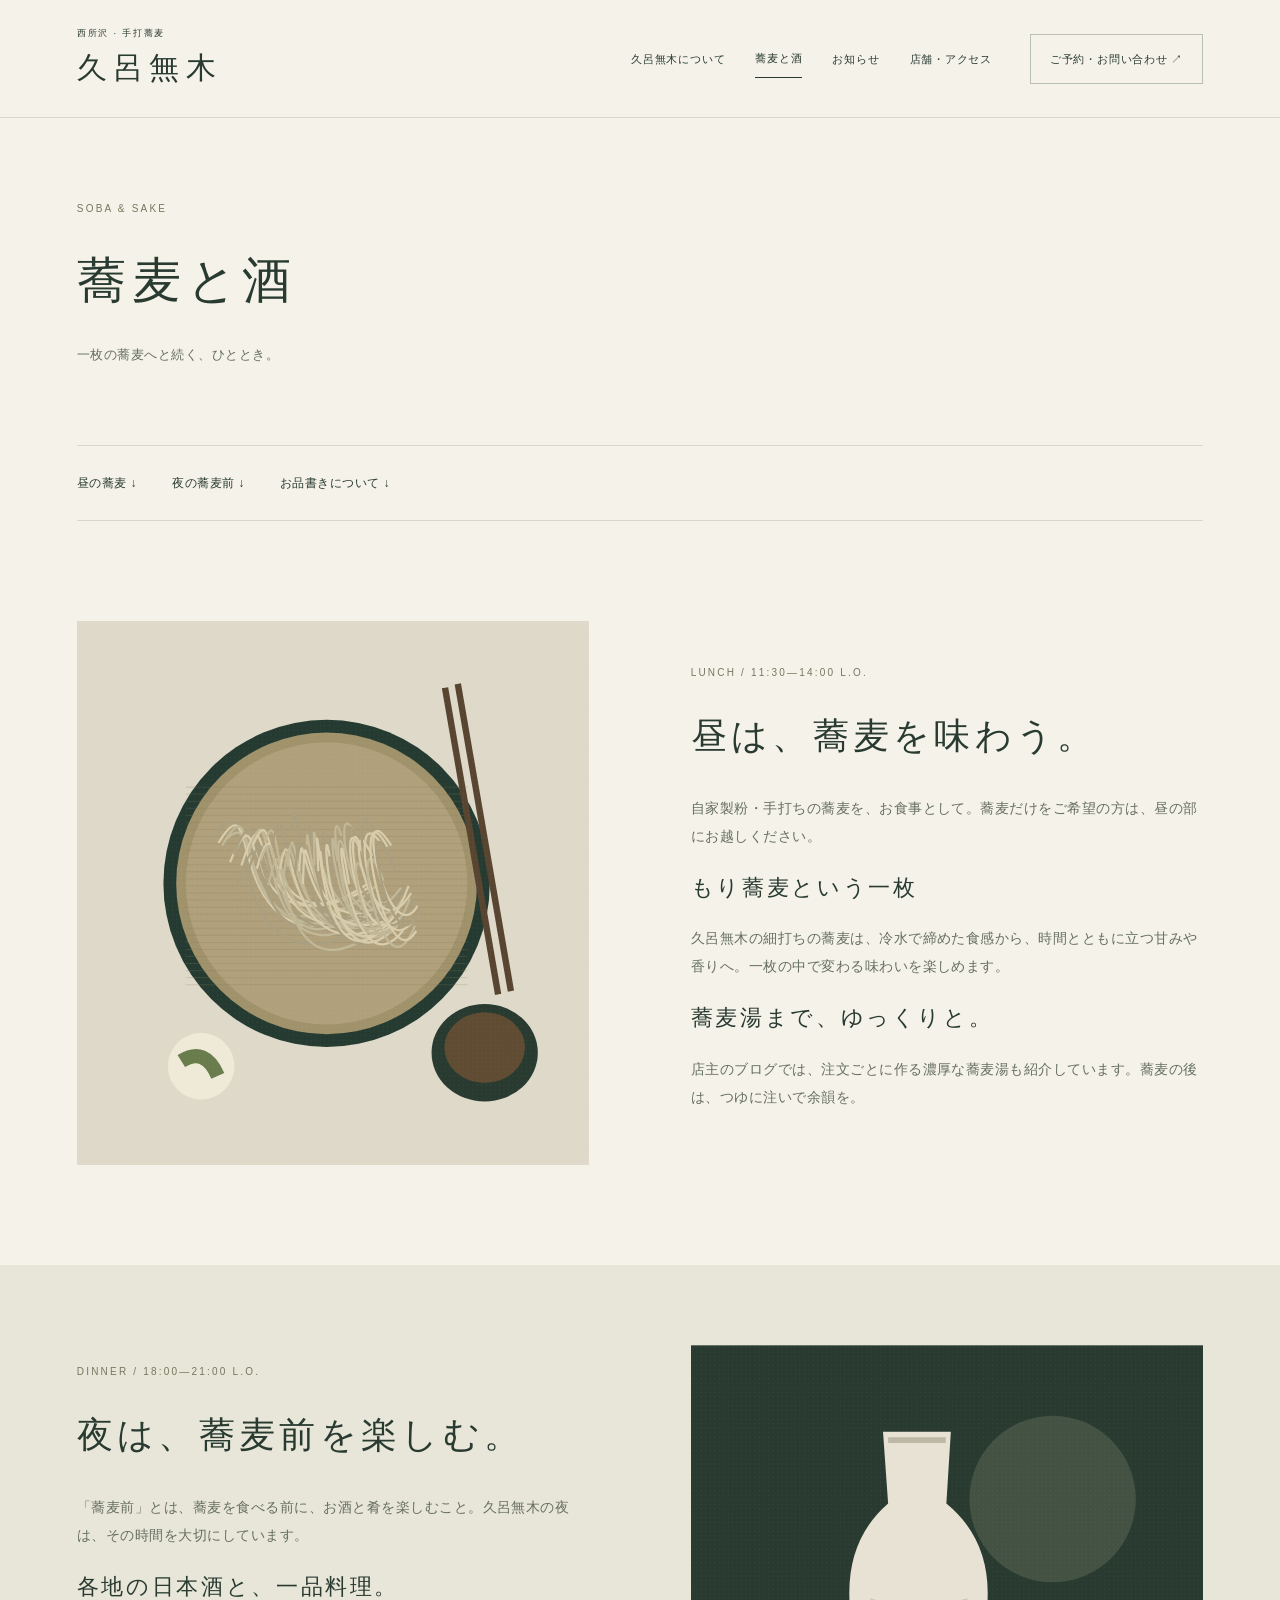
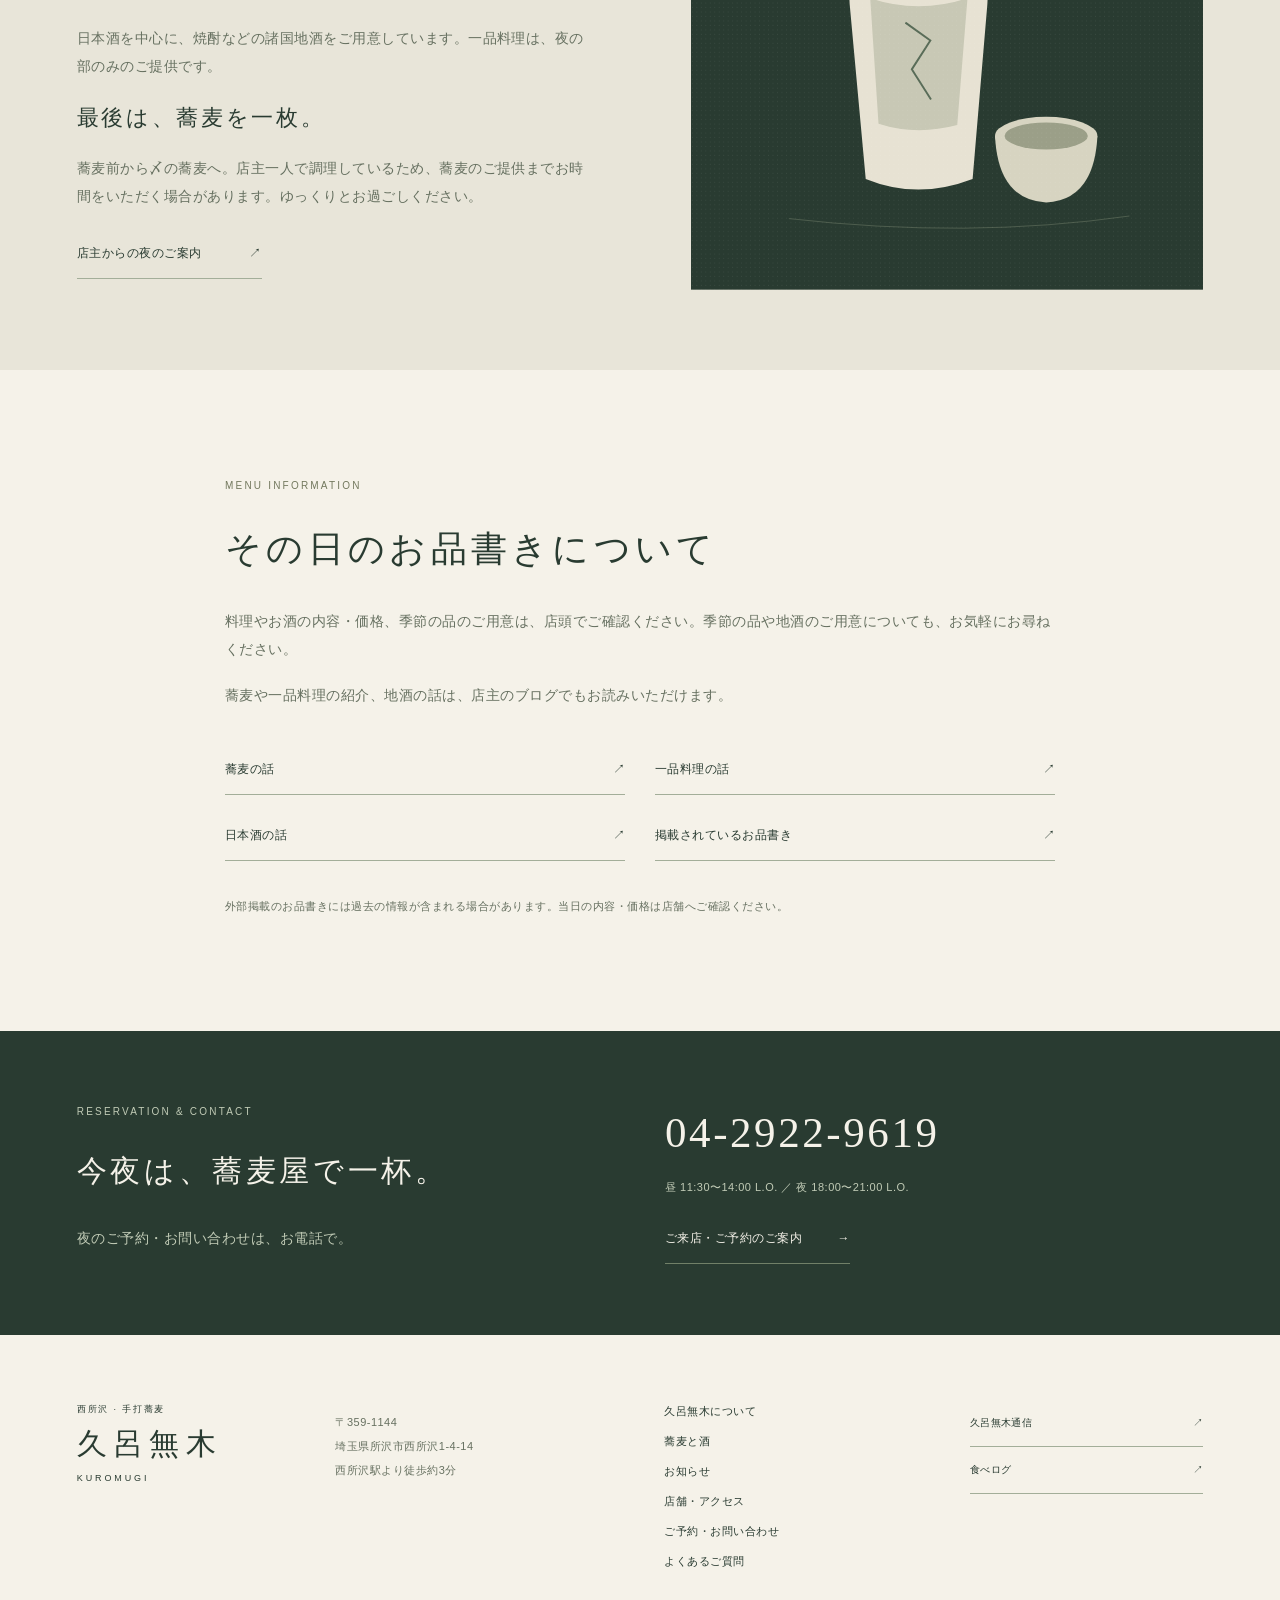
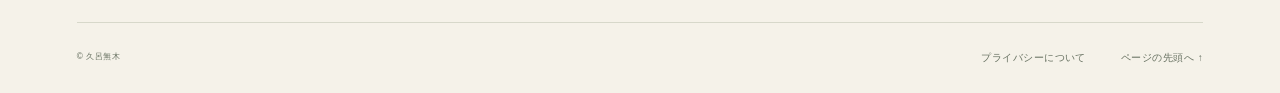
<file: menu.html>
<!doctype html>
<html lang="ja"><head><meta charset="utf-8"><meta name="viewport" content="width=device-width,initial-scale=1"><title>蕎麦と酒 | 手打蕎麦 久呂無木・西所沢</title><meta name="description" content="昼は自家製粉の手打蕎麦、夜は日本酒と蕎麦前から〆の蕎麦へ。久呂無木の昼と夜の楽しみ方をご案内します。"><meta name="theme-color" content="#293b31"><meta property="og:type" content="website"><meta property="og:locale" content="ja_JP"><meta property="og:site_name" content="手打蕎麦 久呂無木"><meta property="og:title" content="蕎麦と酒 | 久呂無木"><meta property="og:description" content="昼は自家製粉の手打蕎麦、夜は日本酒と蕎麦前から〆の蕎麦へ。久呂無木の昼と夜の楽しみ方をご案内します。"><link rel="icon" href="assets/mark.svg" type="image/svg+xml"><link rel="stylesheet" href="assets/style.css"><script src="assets/site.js" defer></script><script type="application/ld+json">{"@context": "https://schema.org", "@type": "Restaurant", "name": "久呂無木", "alternateName": "くろむぎ", "servesCuisine": "蕎麦・日本料理", "telephone": "+81-4-2922-9619", "address": {"@type": "PostalAddress", "streetAddress": "西所沢1-4-14", "addressLocality": "所沢市", "addressRegion": "埼玉県", "postalCode": "359-1144", "addressCountry": "JP"}, "geo": {"@type": "GeoCoordinates", "latitude": 35.78946842854915, "longitude": 139.45832585569372}, "sameAs": ["https://kuromugi28.blog137.fc2.com/", "https://tabelog.com/saitama/A1106/A110601/11001054/"]}</script></head><body id="top"><a class="skip" href="#main">本文へ移動</a><header class="site-header"><a class="brand" href="index.html" aria-label="久呂無木 ホーム"><span class="brand-sub">西所沢 · 手打蕎麦</span><span class="brand-name">久呂無木</span></a><button class="nav-toggle" aria-expanded="false" aria-controls="navigation">メニュー <span aria-hidden="true">☰</span></button><nav id="navigation" aria-label="メインナビゲーション"><a href="about.html">久呂無木について</a><a href="menu.html" aria-current="page">蕎麦と酒</a><a href="journal.html">お知らせ</a><a href="information.html">店舗・アクセス</a><a class="nav-reserve" href="reservation.html">ご予約・お問い合わせ ↗</a></nav></header><main id="main"><section class="page-head wrap"><span class="eyebrow">SOBA & SAKE</span><h1>蕎麦と酒</h1><p>一枚の蕎麦へと続く、ひととき。</p></section><div class="wrap page-tabs"><a href="#lunch">昼の蕎麦 ↓</a><a href="#dinner">夜の蕎麦前 ↓</a><a href="#menu-info">お品書きについて ↓</a></div><section class="wrap section split" id="lunch"><img class="feature-image" src="assets/soba.svg" alt="もり蕎麦をモチーフにしたイラスト" width="800" height="850"><div><span class="eyebrow">LUNCH / 11:30—14:00 L.O.</span><h2>昼は、蕎麦を味わう。</h2><p>自家製粉・手打ちの蕎麦を、お食事として。蕎麦だけをご希望の方は、昼の部にお越しください。</p><h3>もり蕎麦という一枚</h3><p>久呂無木の細打ちの蕎麦は、冷水で締めた食感から、時間とともに立つ甘みや香りへ。一枚の中で変わる味わいを楽しめます。</p><h3>蕎麦湯まで、ゆっくりと。</h3><p>店主のブログでは、注文ごとに作る濃厚な蕎麦湯も紹介しています。蕎麦の後は、つゆに注いで余韻を。</p></div></section><section class="feature-band" id="dinner"><div class="wrap section split"><div><span class="eyebrow">DINNER / 18:00—21:00 L.O.</span><h2>夜は、蕎麦前を楽しむ。</h2><p>「蕎麦前」とは、蕎麦を食べる前に、お酒と肴を楽しむこと。久呂無木の夜は、その時間を大切にしています。</p><h3>各地の日本酒と、一品料理。</h3><p>日本酒を中心に、焼酎などの諸国地酒をご用意しています。一品料理は、夜の部のみのご提供です。</p><h3>最後は、蕎麦を一枚。</h3><p>蕎麦前から〆の蕎麦へ。店主一人で調理しているため、蕎麦のご提供までお時間をいただく場合があります。ゆっくりとお過ごしください。</p><a class="text-link" href="https://kuromugi28.blog137.fc2.com/blog-entry-770.html" target="_blank" rel="noopener noreferrer">店主からの夜のご案内<span aria-hidden="true"> ↗</span><span class="sr-only">（別タブで開きます）</span></a></div><img class="feature-image" src="assets/sake.svg" alt="日本酒の徳利とお猪口のイラスト" width="800" height="850" loading="lazy"></div></section><section class="wrap section narrow" id="menu-info"><span class="eyebrow">MENU INFORMATION</span><h2>その日のお品書きについて</h2><p>料理やお酒の内容・価格、季節の品のご用意は、店頭でご確認ください。季節の品や地酒のご用意についても、お気軽にお尋ねください。</p><p>蕎麦や一品料理の紹介、地酒の話は、店主のブログでもお読みいただけます。</p><div class="link-grid"><a class="text-link" href="https://kuromugi28.blog137.fc2.com/blog-category-1.html" target="_blank" rel="noopener noreferrer">蕎麦の話<span aria-hidden="true"> ↗</span><span class="sr-only">（別タブで開きます）</span></a><a class="text-link" href="https://kuromugi28.blog137.fc2.com/blog-category-2.html" target="_blank" rel="noopener noreferrer">一品料理の話<span aria-hidden="true"> ↗</span><span class="sr-only">（別タブで開きます）</span></a><a class="text-link" href="https://kuromugi28.blog137.fc2.com/blog-category-9.html" target="_blank" rel="noopener noreferrer">日本酒の話<span aria-hidden="true"> ↗</span><span class="sr-only">（別タブで開きます）</span></a><a class="text-link" href="https://tabelog.com/saitama/A1106/A110601/11001054/dtlmenu/photo/" target="_blank" rel="noopener noreferrer">掲載されているお品書き<span aria-hidden="true"> ↗</span><span class="sr-only">（別タブで開きます）</span></a></div><p class="small muted">外部掲載のお品書きには過去の情報が含まれる場合があります。当日の内容・価格は店舗へご確認ください。</p></section><section class="contact"><div class="wrap contact-inner"><div><span class="eyebrow">RESERVATION & CONTACT</span><h2>今夜は、蕎麦屋で一杯。</h2><p>夜のご予約・お問い合わせは、お電話で。</p></div><div><a class="phone" href="tel:0429229619">04-2922-9619</a><p class="small">昼 11:30〜14:00 L.O. ／ 夜 18:00〜21:00 L.O.</p><a class="text-link light" href="reservation.html">ご来店・ご予約のご案内<span aria-hidden="true"> →</span></a></div></div></section></main><footer class="wrap"><div class="footer-top"><a class="brand" href="index.html"><span class="brand-sub">西所沢 · 手打蕎麦</span><span class="brand-name">久呂無木</span><span class="brand-en">KUROMUGI</span></a><p>〒359-1144<br>埼玉県所沢市西所沢1-4-14<br>西所沢駅より徒歩約3分</p><div class="footer-links"><a href="about.html">久呂無木について</a><a href="menu.html">蕎麦と酒</a><a href="journal.html">お知らせ</a><a href="information.html">店舗・アクセス</a><a href="reservation.html">ご予約・お問い合わせ</a><a href="faq.html">よくあるご質問</a></div><div><a class="text-link" href="https://kuromugi28.blog137.fc2.com/" target="_blank" rel="noopener noreferrer">久呂無木通信<span aria-hidden="true"> ↗</span><span class="sr-only">（別タブで開きます）</span></a><a class="text-link" href="https://tabelog.com/saitama/A1106/A110601/11001054/" target="_blank" rel="noopener noreferrer">食べログ<span aria-hidden="true"> ↗</span><span class="sr-only">（別タブで開きます）</span></a></div></div><div class="footer-bottom"><small>© 久呂無木</small><a href="privacy.html">プライバシーについて</a><a href="#top">ページの先頭へ ↑</a></div></footer><div class="mobile-dock"><a href="information.html">店舗・アクセス</a><a href="tel:0429229619">電話する ↗</a></div></body></html>
</file>
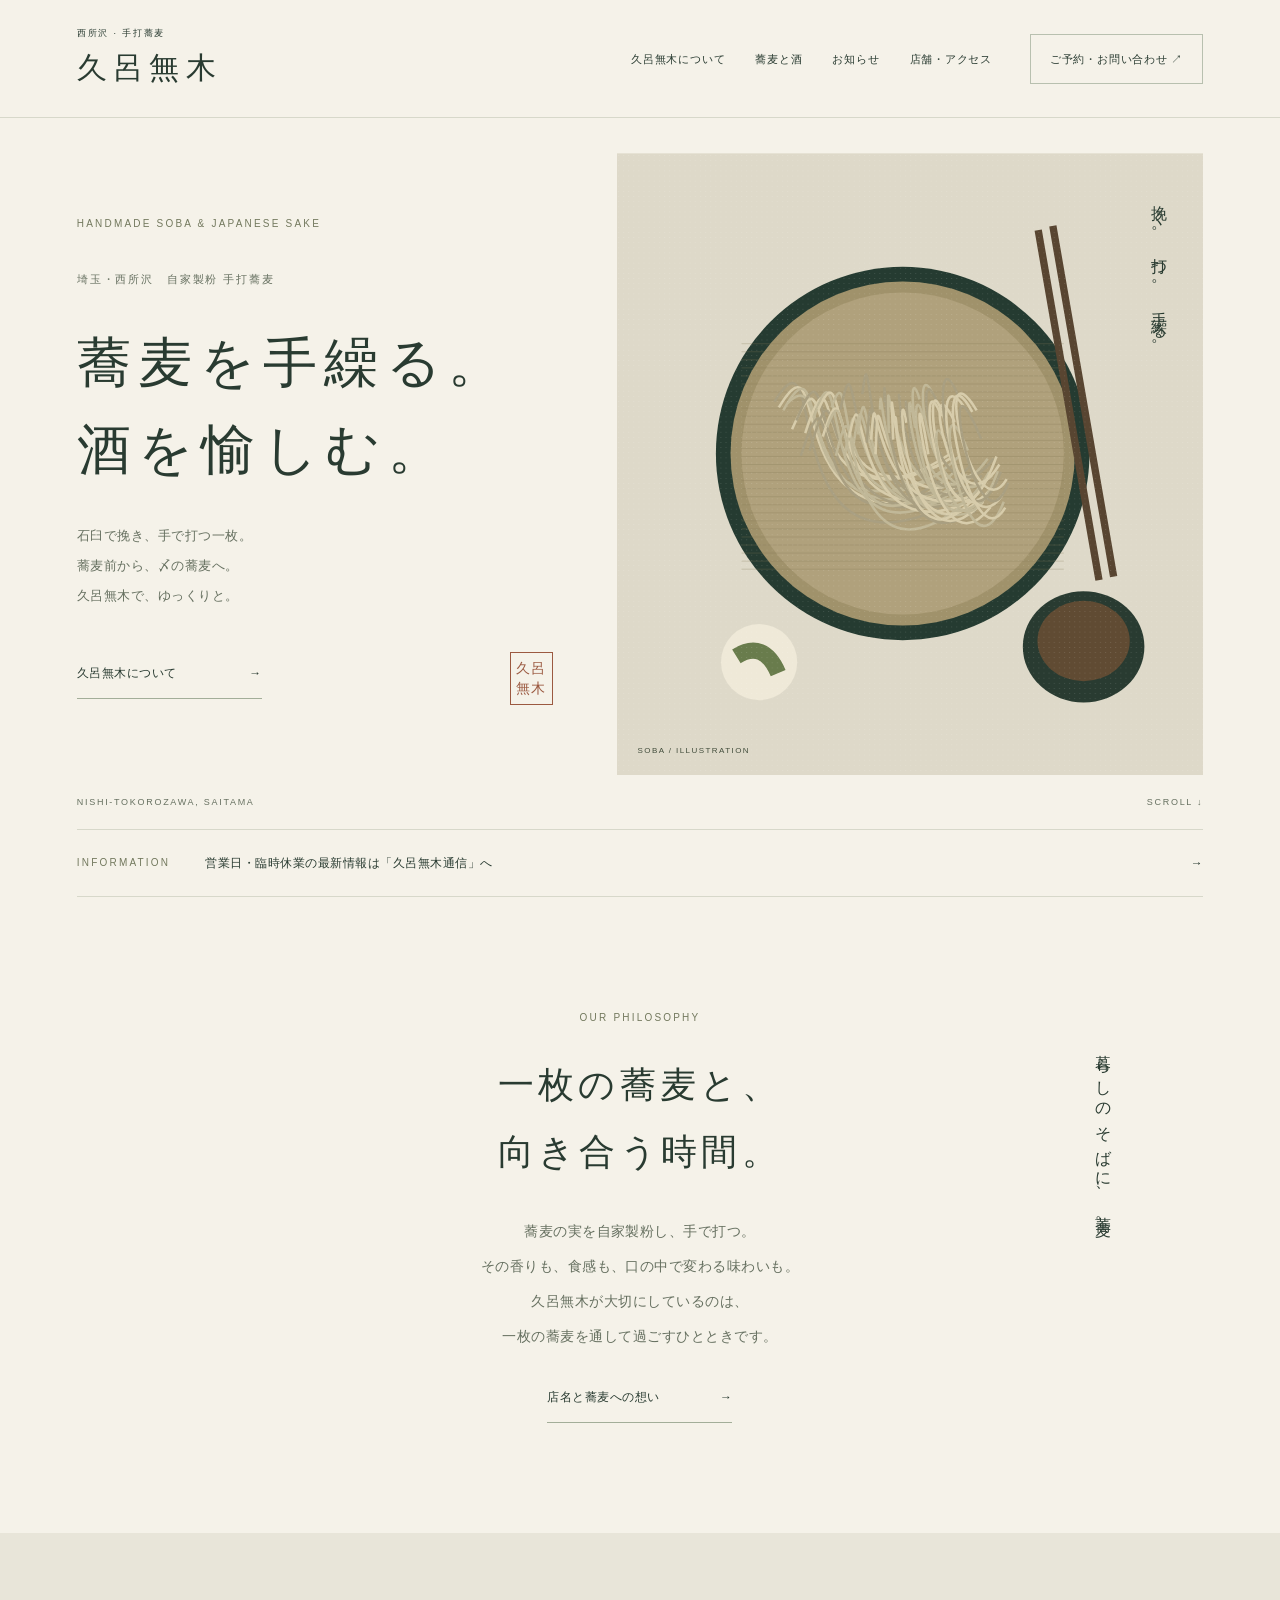
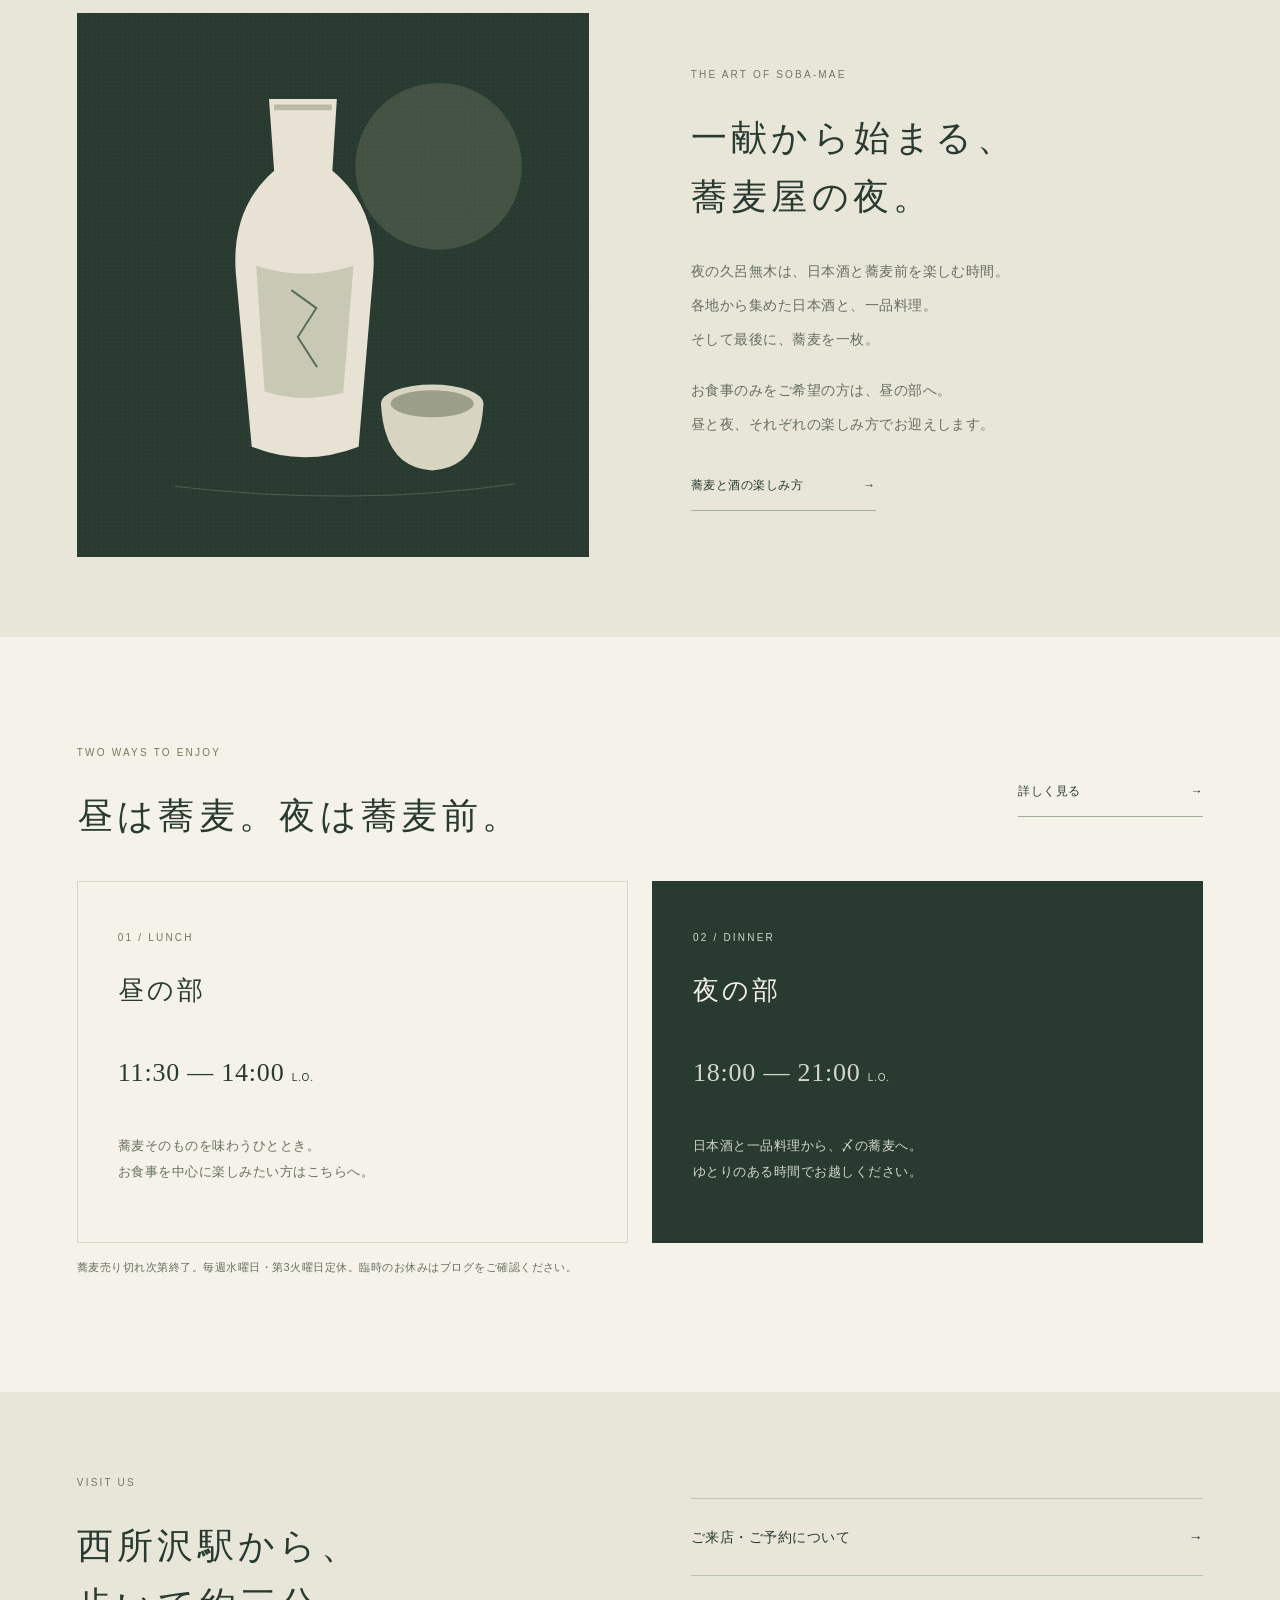
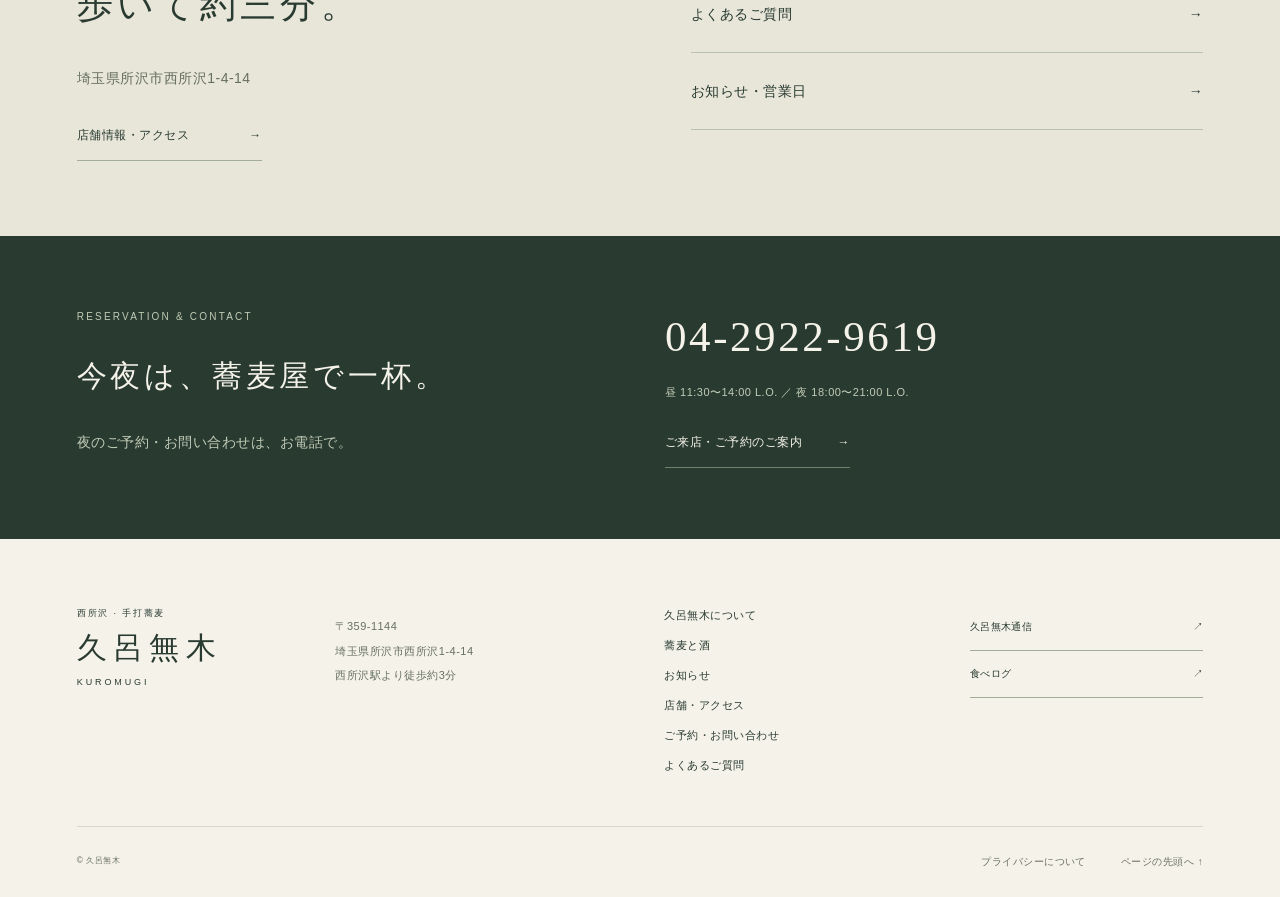
<file: preview.html>
<!doctype html>
<html lang="ja"><head><meta charset="utf-8"><meta name="viewport" content="width=device-width,initial-scale=1"><title>蕎麦を手繰る。酒を愉しむ。 | 手打蕎麦 久呂無木・西所沢</title><meta name="description" content="西所沢駅徒歩約3分。自家製粉・手打蕎麦の久呂無木。昼は蕎麦、夜は各地の日本酒と蕎麦前を。店舗情報、予約案内、アクセスはこちら。"><meta name="theme-color" content="#293b31"><meta property="og:type" content="website"><meta property="og:locale" content="ja_JP"><meta property="og:site_name" content="手打蕎麦 久呂無木"><meta property="og:title" content="蕎麦を手繰る。酒を愉しむ。 | 久呂無木"><meta property="og:description" content="西所沢駅徒歩約3分。自家製粉・手打蕎麦の久呂無木。昼は蕎麦、夜は各地の日本酒と蕎麦前を。店舗情報、予約案内、アクセスはこちら。"><link rel="icon" href="[data-uri]" type="image/svg+xml"><style>:root{--paper:#f5f2e9;--ink:#293b31;--muted:#667060;--line:#d7d8ca;--sand:#e8e5d9;--gold:#9a8b63}*{box-sizing:border-box}html{scroll-behavior:smooth;scroll-padding-top:110px}body{margin:0;background:var(--paper);color:var(--ink);font-family:"Hiragino Kaku Gothic ProN","Yu Gothic",sans-serif;font-size:14px;line-height:2;letter-spacing:.035em}a{color:inherit;text-decoration:none;transition:color .2s,background .2s}a:hover{color:#8c563c}a:focus-visible,button:focus-visible,summary:focus-visible{outline:3px solid #ad684a;outline-offset:6px}button{font:inherit;color:inherit;cursor:pointer}img{display:block;max-width:100%;height:auto}p{color:var(--muted);margin:1.3em 0}h1,h2,h3,.brand-name,.phone{font-family:"Yu Mincho","Hiragino Mincho ProN",serif;font-weight:400}h1,h2,h3{line-height:1.65;letter-spacing:.12em}h2{font-size:clamp(26px,2.8vw,38px);margin:22px 0 28px}h3{font-size:22px;margin:20px 0 12px}.wrap{max-width:1280px;margin:0 auto;width:88%}.section{padding-top:100px;padding-bottom:100px}.narrow{max-width:830px}.eyebrow{font:10px/1.8 sans-serif;letter-spacing:.22em;color:#73795e}.small{font-size:11px;line-height:1.9}.muted{color:var(--muted)}.sr-only{position:absolute;width:1px;height:1px;padding:0;margin:-1px;overflow:hidden;clip:rect(0,0,0,0);white-space:nowrap;border:0}.skip{position:absolute;top:-90px;left:20px;padding:10px 20px;background:var(--paper);z-index:100}.skip:focus{top:10px}.site-header{display:flex;justify-content:space-between;align-items:center;gap:30px;padding:24px 6%;border-bottom:1px solid var(--line);position:relative;z-index:20}.brand{display:flex;flex-direction:column;flex-shrink:0}.brand-sub{font-size:9px;letter-spacing:.2em}.brand-name{font-size:30px;line-height:1.7;letter-spacing:.21em}.brand-en{font-size:9px;letter-spacing:.32em}.site-header nav{display:flex;align-items:center;gap:30px;font-size:11px;letter-spacing:.07em}.site-header nav a{padding:8px 0}.site-header nav a[aria-current]{border-bottom:1px solid var(--ink)}.site-header nav .nav-reserve{border:1px solid #b8c0af;padding:13px 19px;margin-left:8px}.nav-toggle{display:none}.hero{display:grid;grid-template-columns:48% 52%;position:relative;padding-top:35px;padding-bottom:54px}.hero-copy{padding:55px 0 30px;position:relative}.hero-place{font-size:11px;letter-spacing:.17em;margin-top:32px}.hero h1{font-size:clamp(36px,4.25vw,64px);line-height:1.6;letter-spacing:.14em;margin:30px 0 27px}.hero-description{font-size:13px;line-height:2.3}.hero-copy .text-link{margin-top:20px}.hero-seal{display:block;position:absolute;right:12%;bottom:70px;border:1px solid #9b5940;color:#9b5940;line-height:1.4;padding:6px 5px;font-family:serif;letter-spacing:.1em;font-size:14px}.hero-art{position:relative}.hero-art img{width:100%;height:100%;max-height:670px;object-fit:cover}.vertical-label{position:absolute;top:40px;right:28px;writing-mode:vertical-rl;font-family:serif;letter-spacing:.4em;font-size:16px}.image-label{position:absolute;bottom:16px;left:20px;font-size:8px;letter-spacing:.18em;color:#424d3c}.hero-bottom{position:absolute;bottom:19px;left:0;right:0;display:flex;justify-content:space-between;font:9px/1.8 sans-serif;letter-spacing:.19em;color:var(--muted)}.text-link{display:inline-flex;gap:30px;justify-content:space-between;align-items:center;border-bottom:1px solid #a3ae99;padding:13px 0;min-width:185px;font-size:12px}.button{display:inline-flex;gap:25px;align-items:center;justify-content:space-between;background:var(--ink);color:var(--paper);padding:17px 28px;font-size:12px;margin:12px 0;max-width:100%}.button:hover{background:#47563e;color:var(--paper)}.notice-bar{display:flex;gap:35px;align-items:center;border-top:1px solid var(--line);border-bottom:1px solid var(--line);padding:21px 0;font-size:12px}.notice-bar a{flex:1;display:flex;justify-content:space-between;gap:15px}.intro{position:relative;text-align:center;padding:105px 0 110px}.intro h2{font-size:36px;line-height:1.85}.intro p{line-height:2.5}.intro-side{writing-mode:vertical-rl;position:absolute;right:8%;top:145px;font:16px serif;letter-spacing:.3em}.feature-band{background:var(--sand)}.split{display:grid;grid-template-columns:1fr 1fr;gap:9%;align-items:center}.feature-band>.split{padding:80px 0}.feature-image{width:100%;max-height:580px;object-fit:cover}.feature-copy p{line-height:2.4}.section-heading{display:flex;align-items:center;justify-content:space-between;gap:25px;margin-bottom:35px}.section-heading h2{margin-bottom:0}.two-cards{display:grid;grid-template-columns:1fr 1fr;gap:24px}.time-card{border:1px solid var(--line);padding:40px}.time-card h3{font-size:26px}.time{font-family:serif;font-size:26px;color:var(--ink);letter-spacing:.03em}.time span{font:10px sans-serif}.time-card p:not(.time){font-size:13px}.night{background:var(--ink);color:var(--paper);border-color:var(--ink)}.night p,.night .eyebrow{color:#d2d7c7}.access-band{background:var(--sand)}.access-band>.split{padding:75px 0}.line-link{display:flex;justify-content:space-between;padding:24px 0;border-bottom:1px solid #b9c2ad;font-size:14px}.line-link:first-child{border-top:1px solid #b9c2ad}.contact{background:var(--ink);color:var(--paper)}.contact-inner{display:grid;grid-template-columns:1fr 1fr;gap:50px;padding:65px 0;align-items:center}.contact .eyebrow,.contact p{color:#c1cbb6}.contact h2{font-size:30px}.phone{font-size:clamp(29px,3.5vw,43px);letter-spacing:.06em;line-height:1.4;white-space:nowrap}.light{border-color:#718068}.contact a:hover{color:#e8cfa0}footer{padding:65px 0 25px}.footer-top{display:grid;grid-template-columns:1fr 1.3fr 1.2fr 1fr;gap:25px;align-items:start}.footer-top p{font-size:11px;margin:10px 0;line-height:2.2}.footer-links{display:grid;gap:8px;font-size:11px}.footer-top .text-link{display:flex;min-width:0;font-size:10px;gap:10px}.footer-bottom{display:flex;gap:35px;margin-top:50px;padding-top:25px;border-top:1px solid var(--line);font-size:10px;color:var(--muted)}.footer-bottom small{margin-right:auto}.page-head{padding-top:75px;padding-bottom:60px;border-bottom:1px solid var(--line)}.page-head h1{font-size:clamp(32px,4vw,49px);margin:20px 0}.page-head p{font-size:13px}.three-cards{display:grid;grid-template-columns:repeat(3,1fr);gap:35px;padding-top:30px}.three-cards article{border-top:1px solid var(--line);padding-top:25px}.three-cards h3{font-size:21px}.step{font:16px serif;color:#897d57}.page-tabs{display:flex;gap:35px;padding:25px 0;font-size:12px;border-bottom:1px solid var(--line)}.link-grid{display:grid;grid-template-columns:1fr 1fr;gap:15px 30px;margin:35px 0}.link-grid .text-link{min-width:0}.align-top{align-items:start}.info-list{display:grid;grid-template-columns:95px 1fr;font-size:13px}.info-list dt,.info-list dd{margin:0;border-bottom:1px solid var(--line);padding:20px 0}.info-list dt{font-size:11px}.info-list a{text-decoration:underline;text-underline-offset:5px}.map-panel{background:#e0e1d3;padding:30px}.map-panel h3{margin-bottom:0}.map-panel svg{display:block;width:100%;height:auto}.map-panel p{margin-bottom:0}.reservation-box{background:var(--sand);text-align:center;padding:45px 30px;margin-bottom:65px}.reservation-box h2{font-size:27px}.visit-item{border-top:1px solid var(--line);padding-top:25px;margin:35px 0}.news-feature{padding:35px 0 50px}.news-row{display:grid;grid-template-columns:110px 1fr 20px;gap:25px;padding:28px 0;border-top:1px solid var(--line);font-size:12px;align-items:start}.news-row:last-of-type{border-bottom:1px solid var(--line)}.news-row time{font-size:11px;padding-top:4px}.news-tag{font-size:10px;color:var(--muted);display:block;margin-bottom:7px}.news-row strong{display:block;font-size:16px;font-weight:400}.news-summary{display:block;font-size:12px;color:var(--muted);margin-top:8px}.faq-list details{border-bottom:1px solid var(--line)}.faq-list details:first-child{border-top:1px solid var(--line)}.faq-list summary{display:flex;justify-content:space-between;gap:25px;padding:24px 0;cursor:pointer;font-size:14px;list-style:none}.faq-list summary::-webkit-details-marker{display:none}.faq-list details[open] summary span{transform:rotate(45deg)}.faq-list details p{padding:0 25px 25px 0;margin:0;font-size:13px}.inline-link{text-decoration:underline;text-underline-offset:4px}.mobile-dock{display:none}
@media(max-width:1100px){.site-header nav{gap:18px}.site-header nav .nav-reserve{padding:10px}.brand-name{font-size:26px}.hero-copy{padding-top:35px}.hero h1{font-size:44px}.hero-place{font-size:10px}.hero-seal{right:10%;bottom:30px}}
@media(max-width:1000px){.site-header{padding:18px 6%;flex-wrap:wrap;gap:10px}.nav-toggle{display:block;background:transparent;border:1px solid #b8c0af;padding:9px 14px;font-size:12px}.site-header nav{width:100%;flex-wrap:wrap;justify-content:flex-start;gap:12px 24px;padding:18px 0 5px;border-top:1px solid var(--line);margin-top:10px}.js .site-header nav{display:none}.js .site-header nav.is-open{display:flex}.site-header nav .nav-reserve{margin-left:0}.hero h1{font-size:38px}.hero-art img{min-height:540px}.hero-seal{display:none}.footer-top{grid-template-columns:1fr 1fr}.intro-side{right:2%}.split{gap:6%}}
@media(max-width:700px){body{font-size:13px}.wrap{width:88%}.section{padding-top:65px;padding-bottom:65px}.site-header{min-height:92px}.brand-name{font-size:25px}.hero{grid-template-columns:1fr;padding-top:0;padding-bottom:45px}.hero-copy{padding:40px 0 30px}.hero .eyebrow{font-size:8px}.hero-place{margin-top:22px}.hero h1{font-size:clamp(30px,9.3vw,43px);margin:23px 0 20px;white-space:nowrap}.hero-description{font-size:12px}.hero-copy .text-link{margin-top:4px}.hero-art img{min-height:0;height:390px;object-position:center 48%}.hero-seal{display:block;right:0;bottom:43px}.vertical-label{top:22px;right:20px;font-size:14px}.hero-bottom{font-size:8px;letter-spacing:.1em}.notice-bar{align-items:start;gap:13px;padding:18px 0;flex-direction:column}.notice-bar a{width:100%;font-size:11px}.intro{padding:70px 0}.intro h2{font-size:29px}.intro p{font-size:12px}.intro-side{display:none}.split{grid-template-columns:1fr;gap:35px}.feature-band>.split{padding:50px 0}.feature-image{max-height:410px;object-fit:cover}.feature-copy p{font-size:12px}.section-heading{display:block;margin-bottom:25px}.section-heading h2{font-size:26px}.section-heading .text-link{margin-top:15px}.two-cards{grid-template-columns:1fr;gap:16px}.time-card{padding:28px}.time-card h3{font-size:24px}.time{font-size:25px}.access-band>.split{padding:55px 0}.contact-inner{grid-template-columns:1fr;gap:20px;padding:50px 0}.contact h2{font-size:26px;margin:17px 0}.contact .phone{font-size:33px}.contact p{font-size:12px}.footer-top{grid-template-columns:1fr 1fr;gap:25px 20px}.footer-top>.brand{grid-column:1 / -1}.footer-top>p{grid-column:1 / -1}.footer-bottom{flex-wrap:wrap;gap:15px 25px;margin-top:30px}.footer-bottom small{width:100%}footer{padding:45px 0 100px}.page-head{padding:50px 0 35px}.page-head h1{font-size:31px}.page-head p{font-size:12px}.three-cards{grid-template-columns:1fr;gap:25px}.page-tabs{flex-wrap:wrap;gap:12px 24px;padding:20px 0;font-size:11px}.link-grid{grid-template-columns:1fr;gap:12px}.info-list{grid-template-columns:83px 1fr;font-size:12px}.map-panel{padding:25px}.reservation-box{padding:30px 20px;margin-bottom:40px}.reservation-box h2{font-size:23px}.reservation-box .phone{font-size:31px}.news-row{grid-template-columns:1fr 18px;gap:10px}.news-row>time,.news-row>.small{grid-column:1 / -1}.news-row strong{font-size:15px}.faq-list summary{font-size:13px;padding:22px 0}.mobile-dock{position:fixed;bottom:0;left:0;right:0;z-index:30;display:grid;grid-template-columns:1fr 1fr;background:var(--paper);border-top:1px solid var(--line);box-shadow:0 -3px 15px #293b3109;padding-bottom:env(safe-area-inset-bottom)}.mobile-dock a{padding:14px 10px;text-align:center;font-size:12px}.mobile-dock a:last-child{background:var(--ink);color:var(--paper)}}
@media(max-width:360px){.hero h1{font-size:36px}.page-head h1{font-size:27px}.contact .phone{font-size:28px}.reservation-box .phone{font-size:27px}}@media(prefers-reduced-motion:reduce){html{scroll-behavior:auto}a{transition:none}}@media print{.nav-toggle,.mobile-dock,.contact,.site-header nav,.hero-bottom{display:none}.section{padding:25px 0}body{background:white}a{color:black}}

/* Quiet movement, with native scrolling and no persistent hidden content. */
.reading-progress{position:fixed;inset:0 0 auto;height:2px;background:var(--gold);transform:scaleX(0);transform-origin:left center;pointer-events:none;z-index:100}
.hero-art{overflow:hidden}
.text-link>span[aria-hidden],.button>span[aria-hidden],.line-link>span[aria-hidden]{transition:transform .35s cubic-bezier(.22,1,.36,1)}
@media(hover:hover) and (prefers-reduced-motion:no-preference){.text-link:hover>span[aria-hidden],.button:hover>span[aria-hidden],.line-link:hover>span[aria-hidden]{transform:translateX(5px)}.time-card{transition:border-color .35s,box-shadow .35s}.time-card:hover{border-color:var(--gold);box-shadow:0 8px 24px #293b3108}
@media(prefers-reduced-motion:reduce){.reading-progress{display:none}.text-link>span[aria-hidden],.button>span[aria-hidden],.line-link>span[aria-hidden]{transition:none}}
@media print{.reading-progress{display:none}}

@media(prefers-reduced-motion:no-preference){.js nav.is-open{animation:menu-enter .28s ease-out}}
@keyframes menu-enter{from{opacity:0;transform:translateY(-5px)}to{opacity:1;transform:translateY(0)}}

/* Keep the old snapshot fully visible while the new page appears over it. */
@view-transition{navigation:auto}
::view-transition-group(root){animation-duration:.38s}
::view-transition-old(root){animation:none;opacity:1;mix-blend-mode:normal}
::view-transition-new(root){animation:page-crossfade .38s cubic-bezier(.22,1,.36,1) both;mix-blend-mode:normal}
@keyframes page-crossfade{from{opacity:0}to{opacity:1}}
@media(prefers-reduced-motion:reduce){@view-transition{navigation:none}::view-transition-group(root),::view-transition-old(root),::view-transition-new(root){animation:none}}
</style><script type="application/ld+json">{"@context": "https://schema.org", "@type": "Restaurant", "name": "久呂無木", "alternateName": "くろむぎ", "servesCuisine": "蕎麦・日本料理", "telephone": "+81-4-2922-9619", "address": {"@type": "PostalAddress", "streetAddress": "西所沢1-4-14", "addressLocality": "所沢市", "addressRegion": "埼玉県", "postalCode": "359-1144", "addressCountry": "JP"}, "geo": {"@type": "GeoCoordinates", "latitude": 35.78946842854915, "longitude": 139.45832585569372}, "sameAs": ["https://kuromugi28.blog137.fc2.com/", "https://tabelog.com/saitama/A1106/A110601/11001054/"]}</script></head><body id="top"><a class="skip" href="#main">本文へ移動</a><header class="site-header"><a class="brand" href="#page-index" aria-label="久呂無木 ホーム"><span class="brand-sub">西所沢 · 手打蕎麦</span><span class="brand-name">久呂無木</span></a><button class="nav-toggle" aria-expanded="false" aria-controls="navigation">メニュー <span aria-hidden="true">☰</span></button><nav id="navigation" aria-label="メインナビゲーション"><a href="#page-about">久呂無木について</a><a href="#page-menu">蕎麦と酒</a><a href="#page-journal">お知らせ</a><a href="#page-information">店舗・アクセス</a><a class="nav-reserve" href="#page-reservation">ご予約・お問い合わせ ↗</a></nav></header><main id="main"><section class="hero wrap"><div class="hero-copy"><span class="eyebrow">HANDMADE SOBA & JAPANESE SAKE</span><p class="hero-place">埼玉・西所沢　自家製粉 手打蕎麦</p><h1>蕎麦を手繰る。<br>酒を愉しむ。</h1><p class="hero-description">石臼で挽き、手で打つ一枚。<br>蕎麦前から、〆の蕎麦へ。<br>久呂無木で、ゆっくりと。</p><a class="text-link" href="#page-about">久呂無木について<span aria-hidden="true"> →</span></a><span class="hero-seal" aria-hidden="true">久呂<br>無木</span></div><div class="hero-art"><img src="[data-uri]" alt="蕎麦と器を描いたオリジナルのイラスト" width="800" height="850"><span class="vertical-label">挽く。打つ。手繰る。</span><span class="image-label">SOBA / ILLUSTRATION</span></div><div class="hero-bottom"><span>NISHI-TOKOROZAWA, SAITAMA</span><a href="#page-index:news">SCROLL ↓</a></div></section><section class="notice-bar wrap" id="news"><span class="eyebrow">INFORMATION</span><a href="#page-journal">営業日・臨時休業の最新情報は「久呂無木通信」へ<span> →</span></a></section><section class="intro wrap"><span class="eyebrow">OUR PHILOSOPHY</span><h2>一枚の蕎麦と、<br>向き合う時間。</h2><p>蕎麦の実を自家製粉し、手で打つ。<br>その香りも、食感も、口の中で変わる味わいも。<br>久呂無木が大切にしているのは、<br>一枚の蕎麦を通して過ごすひとときです。</p><a class="text-link" href="#page-about">店名と蕎麦への想い<span aria-hidden="true"> →</span></a><span class="intro-side" aria-hidden="true">暮らしのそばに、蕎麦。</span></section><section class="feature-band"><div class="wrap split"><img class="feature-image" src="[data-uri]" alt="日本酒の徳利とお猪口のイラスト" width="800" height="850" loading="lazy"><div class="feature-copy"><span class="eyebrow">THE ART OF SOBA-MAE</span><h2>一献から始まる、<br>蕎麦屋の夜。</h2><p>夜の久呂無木は、日本酒と蕎麦前を楽しむ時間。<br>各地から集めた日本酒と、一品料理。<br>そして最後に、蕎麦を一枚。</p><p>お食事のみをご希望の方は、昼の部へ。<br>昼と夜、それぞれの楽しみ方でお迎えします。</p><a class="text-link" href="#page-menu">蕎麦と酒の楽しみ方<span aria-hidden="true"> →</span></a></div></div></section><section class="wrap section"><div class="section-heading"><div><span class="eyebrow">TWO WAYS TO ENJOY</span><h2>昼は蕎麦。夜は蕎麦前。</h2></div><a class="text-link" href="#page-menu">詳しく見る<span aria-hidden="true"> →</span></a></div><div class="two-cards"><article class="time-card"><span class="eyebrow">01 / LUNCH</span><h3>昼の部</h3><p class="time">11:30 — 14:00 <span>L.O.</span></p><p>蕎麦そのものを味わうひととき。<br>お食事を中心に楽しみたい方はこちらへ。</p></article><article class="time-card night"><span class="eyebrow">02 / DINNER</span><h3>夜の部</h3><p class="time">18:00 — 21:00 <span>L.O.</span></p><p>日本酒と一品料理から、〆の蕎麦へ。<br>ゆとりのある時間でお越しください。</p></article></div><p class="small muted">蕎麦売り切れ次第終了。毎週水曜日・第3火曜日定休。臨時のお休みはブログをご確認ください。</p></section><section class="access-band"><div class="wrap split"><div><span class="eyebrow">VISIT US</span><h2>西所沢駅から、<br>歩いて約三分。</h2><p>埼玉県所沢市西所沢1-4-14</p><a class="text-link" href="#page-information">店舗情報・アクセス<span aria-hidden="true"> →</span></a></div><div class="access-links"><a class="line-link" href="#page-reservation">ご来店・ご予約について<span aria-hidden="true"> →</span></a><a class="line-link" href="#page-faq">よくあるご質問<span aria-hidden="true"> →</span></a><a class="line-link" href="#page-journal">お知らせ・営業日<span aria-hidden="true"> →</span></a></div></div></section><section class="contact"><div class="wrap contact-inner"><div><span class="eyebrow">RESERVATION & CONTACT</span><h2>今夜は、蕎麦屋で一杯。</h2><p>夜のご予約・お問い合わせは、お電話で。</p></div><div><a class="phone" href="tel:0429229619">04-2922-9619</a><p class="small">昼 11:30〜14:00 L.O. ／ 夜 18:00〜21:00 L.O.</p><a class="text-link light" href="#page-reservation">ご来店・ご予約のご案内<span aria-hidden="true"> →</span></a></div></div></section></main><footer class="wrap"><div class="footer-top"><a class="brand" href="#page-index"><span class="brand-sub">西所沢 · 手打蕎麦</span><span class="brand-name">久呂無木</span><span class="brand-en">KUROMUGI</span></a><p>〒359-1144<br>埼玉県所沢市西所沢1-4-14<br>西所沢駅より徒歩約3分</p><div class="footer-links"><a href="#page-about">久呂無木について</a><a href="#page-menu">蕎麦と酒</a><a href="#page-journal">お知らせ</a><a href="#page-information">店舗・アクセス</a><a href="#page-reservation">ご予約・お問い合わせ</a><a href="#page-faq">よくあるご質問</a></div><div><a class="text-link" href="https://kuromugi28.blog137.fc2.com/" target="_blank" rel="noopener noreferrer">久呂無木通信<span aria-hidden="true"> ↗</span><span class="sr-only">（別タブで開きます）</span></a><a class="text-link" href="https://tabelog.com/saitama/A1106/A110601/11001054/" target="_blank" rel="noopener noreferrer">食べログ<span aria-hidden="true"> ↗</span><span class="sr-only">（別タブで開きます）</span></a></div></div><div class="footer-bottom"><small>© 久呂無木</small><a href="#page-privacy">プライバシーについて</a><a href="#top">ページの先頭へ ↑</a></div></footer><div class="mobile-dock"><a href="#page-information">店舗・アクセス</a><a href="tel:0429229619">電話する ↗</a></div><script>
const pages = {"about": {"main": "<section class=\"page-head wrap\"><span class=\"eyebrow\">ABOUT KUROMUGI<\/span><h1>久呂無木について<\/h1><p>一枚の蕎麦に、日々の仕事を。<\/p><\/section><section class=\"wrap section split\"><div><span class=\"eyebrow\">THE NAME<\/span><h2>蕎麦の古い名を、<br>店の名に。<\/h2><p>「久呂無木」は、「くろむぎ」と読みます。<\/p><p>『和名類聚抄』に、現在の蕎麦を表す言葉として記されている「久呂無木」。その名を店名にいただきました。<\/p><p>蕎麦という日本の食文化に向き合い、自分の手で一枚を打つ。西所沢で、その仕事を重ねています。<\/p><\/div><img class=\"feature-image\" src=\"[data-uri]\" alt=\"蕎麦の白い花を描いたイラスト\" width=\"800\" height=\"850\"><\/section><section class=\"feature-band\"><div class=\"wrap section split\"><img class=\"feature-image\" src=\"[data-uri]\" alt=\"蕎麦の実を挽く石臼のイラスト\" width=\"800\" height=\"850\" loading=\"lazy\"><div><span class=\"eyebrow\">FROM GRAIN TO SOBA<\/span><h2>挽くところから、<br>手で打つところまで。<\/h2><p>蕎麦の実を石臼で挽いて製粉し、水を回し、練り、のし、切る。久呂無木の蕎麦は、手仕事から生まれます。<\/p><p>粉と水というシンプルな材料で、店の個性を表す。店主がブログで伝えてきた、手打ちへの想いです。<\/p><p>食感、甘み、香り。一口ごとに移ろう蕎麦の表情まで、お楽しみください。<\/p><a class=\"text-link\" href=\"https://kuromugi28.blog137.fc2.com/blog-category-15.html\" target=\"_blank\" rel=\"noopener noreferrer\">蕎麦の手仕事について読む<span aria-hidden=\"true\"> ↗<\/span><span class=\"sr-only\">（別タブで開きます）<\/span><\/a><\/div><\/div><\/section><section class=\"wrap section\"><span class=\"eyebrow\">HOW TO ENJOY<\/span><h2>久呂無木流、蕎麦の味わい方。<\/h2><div class=\"three-cards\"><article><span class=\"step\">01<\/span><h3>まずは、届いた一口を。<\/h3><p>細打ちの蕎麦は、時間とともに表情が変わります。お出ししたら、ぜひ早めに一口目を。締めたての食感を味わってください。<\/p><\/article><article><span class=\"step\">02<\/span><h3>つゆは、少しずつ。<\/h3><p>蕎麦の3分の1から半分ほどをつゆにつけて。蕎麦の風味の後に、つゆの味わいが追いかける食べ方をおすすめしています。<\/p><\/article><article><span class=\"step\">03<\/span><h3>余韻を、蕎麦湯で。<\/h3><p>蕎麦を食べ終えたら、残ったつゆに蕎麦湯を注いで。濃厚な蕎麦湯とともに、出汁の香りまでお楽しみください。<\/p><\/article><\/div><p class=\"small muted\">店主がブログで紹介する「久呂無木流」の楽しみ方です。<\/p><\/section><section class=\"contact\"><div class=\"wrap contact-inner\"><div><span class=\"eyebrow\">RESERVATION & CONTACT<\/span><h2>今夜は、蕎麦屋で一杯。<\/h2><p>夜のご予約・お問い合わせは、お電話で。<\/p><\/div><div><a class=\"phone\" href=\"tel:0429229619\">04-2922-9619<\/a><p class=\"small\">昼 11:30〜14:00 L.O. ／ 夜 18:00〜21:00 L.O.<\/p><a class=\"text-link light\" href=\"#page-reservation\">ご来店・ご予約のご案内<span aria-hidden=\"true\"> →<\/span><\/a><\/div><\/div><\/section>", "title": "久呂無木について | 手打蕎麦 久呂無木・西所沢"}, "faq": {"main": "<section class=\"page-head wrap\"><span class=\"eyebrow\">QUESTIONS & ANSWERS<\/span><h1>よくあるご質問<\/h1><p>ご来店前の疑問に、お答えします。<\/p><\/section><section class=\"wrap section narrow faq-list\"><details><summary>蕎麦だけ食べたいのですが、夜も利用できますか？<span aria-hidden=\"true\">＋<\/span><\/summary><p>お食事のみをご希望の方は昼の部にお越しください。夜は日本酒と蕎麦前を楽しんでいただく営業で、蕎麦のご提供までお時間がかかる場合があります。<\/p><\/details><details><summary>営業時間と定休日を教えてください。<span aria-hidden=\"true\">＋<\/span><\/summary><p>昼の部は11:30〜14:00 L.O.、夜の部は18:00〜21:00 L.O.です。蕎麦売り切れ次第終了。毎週水曜日・第3火曜日、12月30日がお休みです。臨時のお休みは店舗ブログをご確認ください。<\/p><\/details><details><summary>子どもと一緒に入れますか？<span aria-hidden=\"true\">＋<\/span><\/summary><p>小学生以下のお子様のご入店は、お断りしております。ご理解のほどお願いいたします。<\/p><\/details><details><summary>駐車場はありますか？<span aria-hidden=\"true\">＋<\/span><\/summary><p>専用駐車場はございません。近隣のコインパーキングをご利用ください。店舗と駐車場の提携はございません。<\/p><\/details><details><summary>予約できますか？<span aria-hidden=\"true\">＋<\/span><\/summary><p>夜のご予約は04-2922-9619へお問い合わせください。来店時間・人数・コースなどの現在の受付条件は、店舗へ直接ご確認ください。<\/p><\/details><details><summary>メニューや価格はどこで確認できますか？<span aria-hidden=\"true\">＋<\/span><\/summary><p>当日の料理・お酒の内容と価格は店頭でご確認ください。外部掲載のお品書きには過去の情報が含まれるため、最新の内容は店舗へお問い合わせください。<\/p><\/details><details><summary>アレルギーがある場合はどうすればよいですか？<span aria-hidden=\"true\">＋<\/span><\/summary><p>蕎麦を扱う店舗です。食物アレルギーがある方は、ご来店前にお電話で食材と調理環境についてご相談ください。<\/p><\/details><p>ほかのご質問は、お電話 <a href=\"tel:0429229619\" class=\"inline-link\">04-2922-9619<\/a> にてお問い合わせください。<\/p><\/section><section class=\"contact\"><div class=\"wrap contact-inner\"><div><span class=\"eyebrow\">RESERVATION & CONTACT<\/span><h2>今夜は、蕎麦屋で一杯。<\/h2><p>夜のご予約・お問い合わせは、お電話で。<\/p><\/div><div><a class=\"phone\" href=\"tel:0429229619\">04-2922-9619<\/a><p class=\"small\">昼 11:30〜14:00 L.O. ／ 夜 18:00〜21:00 L.O.<\/p><a class=\"text-link light\" href=\"#page-reservation\">ご来店・ご予約のご案内<span aria-hidden=\"true\"> →<\/span><\/a><\/div><\/div><\/section>", "title": "よくあるご質問 | 手打蕎麦 久呂無木・西所沢"}, "index": {"main": "<section class=\"hero wrap\"><div class=\"hero-copy\"><span class=\"eyebrow\">HANDMADE SOBA & JAPANESE SAKE<\/span><p class=\"hero-place\">埼玉・西所沢　自家製粉 手打蕎麦<\/p><h1>蕎麦を手繰る。<br>酒を愉しむ。<\/h1><p class=\"hero-description\">石臼で挽き、手で打つ一枚。<br>蕎麦前から、〆の蕎麦へ。<br>久呂無木で、ゆっくりと。<\/p><a class=\"text-link\" href=\"#page-about\">久呂無木について<span aria-hidden=\"true\"> →<\/span><\/a><span class=\"hero-seal\" aria-hidden=\"true\">久呂<br>無木<\/span><\/div><div class=\"hero-art\"><img src=\"[data-uri]\" alt=\"蕎麦と器を描いたオリジナルのイラスト\" width=\"800\" height=\"850\"><span class=\"vertical-label\">挽く。打つ。手繰る。<\/span><span class=\"image-label\">SOBA / ILLUSTRATION<\/span><\/div><div class=\"hero-bottom\"><span>NISHI-TOKOROZAWA, SAITAMA<\/span><a href=\"#page-index:news\">SCROLL ↓<\/a><\/div><\/section><section class=\"notice-bar wrap\" id=\"news\"><span class=\"eyebrow\">INFORMATION<\/span><a href=\"#page-journal\">営業日・臨時休業の最新情報は「久呂無木通信」へ<span> →<\/span><\/a><\/section><section class=\"intro wrap\"><span class=\"eyebrow\">OUR PHILOSOPHY<\/span><h2>一枚の蕎麦と、<br>向き合う時間。<\/h2><p>蕎麦の実を自家製粉し、手で打つ。<br>その香りも、食感も、口の中で変わる味わいも。<br>久呂無木が大切にしているのは、<br>一枚の蕎麦を通して過ごすひとときです。<\/p><a class=\"text-link\" href=\"#page-about\">店名と蕎麦への想い<span aria-hidden=\"true\"> →<\/span><\/a><span class=\"intro-side\" aria-hidden=\"true\">暮らしのそばに、蕎麦。<\/span><\/section><section class=\"feature-band\"><div class=\"wrap split\"><img class=\"feature-image\" src=\"[data-uri]\" alt=\"日本酒の徳利とお猪口のイラスト\" width=\"800\" height=\"850\" loading=\"lazy\"><div class=\"feature-copy\"><span class=\"eyebrow\">THE ART OF SOBA-MAE<\/span><h2>一献から始まる、<br>蕎麦屋の夜。<\/h2><p>夜の久呂無木は、日本酒と蕎麦前を楽しむ時間。<br>各地から集めた日本酒と、一品料理。<br>そして最後に、蕎麦を一枚。<\/p><p>お食事のみをご希望の方は、昼の部へ。<br>昼と夜、それぞれの楽しみ方でお迎えします。<\/p><a class=\"text-link\" href=\"#page-menu\">蕎麦と酒の楽しみ方<span aria-hidden=\"true\"> →<\/span><\/a><\/div><\/div><\/section><section class=\"wrap section\"><div class=\"section-heading\"><div><span class=\"eyebrow\">TWO WAYS TO ENJOY<\/span><h2>昼は蕎麦。夜は蕎麦前。<\/h2><\/div><a class=\"text-link\" href=\"#page-menu\">詳しく見る<span aria-hidden=\"true\"> →<\/span><\/a><\/div><div class=\"two-cards\"><article class=\"time-card\"><span class=\"eyebrow\">01 / LUNCH<\/span><h3>昼の部<\/h3><p class=\"time\">11:30 — 14:00 <span>L.O.<\/span><\/p><p>蕎麦そのものを味わうひととき。<br>お食事を中心に楽しみたい方はこちらへ。<\/p><\/article><article class=\"time-card night\"><span class=\"eyebrow\">02 / DINNER<\/span><h3>夜の部<\/h3><p class=\"time\">18:00 — 21:00 <span>L.O.<\/span><\/p><p>日本酒と一品料理から、〆の蕎麦へ。<br>ゆとりのある時間でお越しください。<\/p><\/article><\/div><p class=\"small muted\">蕎麦売り切れ次第終了。毎週水曜日・第3火曜日定休。臨時のお休みはブログをご確認ください。<\/p><\/section><section class=\"access-band\"><div class=\"wrap split\"><div><span class=\"eyebrow\">VISIT US<\/span><h2>西所沢駅から、<br>歩いて約三分。<\/h2><p>埼玉県所沢市西所沢1-4-14<\/p><a class=\"text-link\" href=\"#page-information\">店舗情報・アクセス<span aria-hidden=\"true\"> →<\/span><\/a><\/div><div class=\"access-links\"><a class=\"line-link\" href=\"#page-reservation\">ご来店・ご予約について<span aria-hidden=\"true\"> →<\/span><\/a><a class=\"line-link\" href=\"#page-faq\">よくあるご質問<span aria-hidden=\"true\"> →<\/span><\/a><a class=\"line-link\" href=\"#page-journal\">お知らせ・営業日<span aria-hidden=\"true\"> →<\/span><\/a><\/div><\/div><\/section><section class=\"contact\"><div class=\"wrap contact-inner\"><div><span class=\"eyebrow\">RESERVATION & CONTACT<\/span><h2>今夜は、蕎麦屋で一杯。<\/h2><p>夜のご予約・お問い合わせは、お電話で。<\/p><\/div><div><a class=\"phone\" href=\"tel:0429229619\">04-2922-9619<\/a><p class=\"small\">昼 11:30〜14:00 L.O. ／ 夜 18:00〜21:00 L.O.<\/p><a class=\"text-link light\" href=\"#page-reservation\">ご来店・ご予約のご案内<span aria-hidden=\"true\"> →<\/span><\/a><\/div><\/div><\/section>", "title": "蕎麦を手繰る。酒を愉しむ。 | 手打蕎麦 久呂無木・西所沢"}, "information": {"main": "<section class=\"page-head wrap\"><span class=\"eyebrow\">INFORMATION & ACCESS<\/span><h1>店舗・アクセス<\/h1><p>西所沢駅から、歩いて約三分。<\/p><\/section><section class=\"wrap section split align-top\"><div><span class=\"eyebrow\">SHOP INFORMATION<\/span><h2>手打蕎麦 久呂無木<\/h2><dl class=\"info-list\"><dt>所在地<\/dt><dd>〒359-1144<br>埼玉県所沢市西所沢1-4-14<\/dd><dt>電話<\/dt><dd><a href=\"tel:0429229619\">04-2922-9619<\/a><\/dd><dt>営業時間<\/dt><dd>昼の部 11:30〜14:00 L.O.<br>夜の部 18:00〜21:00 L.O.<br><span class=\"small muted\">蕎麦売り切れ次第終了<\/span><\/dd><dt>定休日<\/dt><dd>毎週水曜日・第3火曜日<br>12月30日<br><span class=\"small muted\">臨時休業・貸切は店舗ブログでご案内します。<\/span><\/dd><dt>アクセス<\/dt><dd>西武池袋線・狭山線<br>西所沢駅より徒歩約3分<\/dd><dt>駐車場<\/dt><dd>専用駐車場はございません。<br>近隣のコインパーキングをご利用ください。<br><span class=\"small muted\">駐車場との提携はございません。<\/span><\/dd><\/dl><p class=\"small muted\">営業時間は店舗ブログのラストオーダー表記に基づきます。ご来店前に最新のお知らせをご確認ください。<\/p><\/div><div><div class=\"map-panel\"><span class=\"eyebrow\">NISHI-TOKOROZAWA<\/span><h3>西所沢駅より<br>徒歩約3分<\/h3><svg viewBox=\"0 0 400 340\" role=\"img\" aria-label=\"駅から店舗への位置関係を示す概念図。詳細な道順はGoogleマップで確認してください。\"><path d=\"M 35 267 H 365 M 125 35 V 310 M 35 104 H 365\" stroke=\"#fffaf0\" stroke-width=\"28\"/><path d=\"M 35 267 H 365\" stroke=\"#8c947e\" stroke-width=\"2\" stroke-dasharray=\"5 6\"/><path d=\"M 126 238 V 105 H 273\" stroke=\"#526b55\" stroke-width=\"3\" stroke-dasharray=\"4 5\" fill=\"none\"/><rect x=\"56\" y=\"245\" width=\"137\" height=\"44\" fill=\"#293b31\"/><text x=\"124\" y=\"273\" fill=\"#fffaf0\" text-anchor=\"middle\" font-size=\"14\">西所沢駅<\/text><circle cx=\"274\" cy=\"104\" r=\"12\" fill=\"#9b5940\"/><text x=\"274\" y=\"70\" text-anchor=\"middle\" fill=\"#293b31\" font-size=\"18\">久呂無木<\/text><\/svg><p class=\"small muted\">位置関係を示す概念図です。<br>正確な道順は地図サービスをご確認ください。<\/p><\/div><a class=\"button\" href=\"https://www.google.com/maps/search/?api=1&amp;query=%E4%B9%85%E5%91%82%E7%84%A1%E6%9C%A8%20%E5%9F%BC%E7%8E%89%E7%9C%8C%E6%89%80%E6%B2%A2%E5%B8%82%E8%A5%BF%E6%89%80%E6%B2%A21-4-14\" target=\"_blank\" rel=\"noopener noreferrer\">Googleマップで道順を確認<span aria-hidden=\"true\"> ↗<\/span><span class=\"sr-only\">（別タブで開きます）<\/span><\/a><a class=\"text-link\" href=\"https://tabelog.com/saitama/A1106/A110601/11001054/dtlmap/\" target=\"_blank\" rel=\"noopener noreferrer\">食べログで地図を見る<span aria-hidden=\"true\"> ↗<\/span><span class=\"sr-only\">（別タブで開きます）<\/span><\/a><\/div><\/section><section class=\"access-band\"><div class=\"wrap section narrow\"><span class=\"eyebrow\">BEFORE YOUR VISIT<\/span><h2>ご来店前にお読みください。<\/h2><p>夜の部は、蕎麦前とお酒を楽しむお客様に向けた営業です。お食事のみの方は昼の部へお越しください。<\/p><p>小学生以下のお子様のご入店は、お断りしております。ご理解のほどお願いいたします。<\/p><a class=\"text-link\" href=\"#page-reservation\">ご来店・ご予約の詳しいご案内<span aria-hidden=\"true\"> →<\/span><\/a><\/div><\/section><section class=\"contact\"><div class=\"wrap contact-inner\"><div><span class=\"eyebrow\">RESERVATION & CONTACT<\/span><h2>今夜は、蕎麦屋で一杯。<\/h2><p>夜のご予約・お問い合わせは、お電話で。<\/p><\/div><div><a class=\"phone\" href=\"tel:0429229619\">04-2922-9619<\/a><p class=\"small\">昼 11:30〜14:00 L.O. ／ 夜 18:00〜21:00 L.O.<\/p><a class=\"text-link light\" href=\"#page-reservation\">ご来店・ご予約のご案内<span aria-hidden=\"true\"> →<\/span><\/a><\/div><\/div><\/section>", "title": "店舗・アクセス | 手打蕎麦 久呂無木・西所沢"}, "journal": {"main": "<section class=\"page-head wrap\"><span class=\"eyebrow\">JOURNAL & NEWS<\/span><h1>お知らせ<\/h1><p>店主の言葉と、営業のご案内。<\/p><\/section><section class=\"wrap section narrow\"><div class=\"news-feature\"><span class=\"eyebrow\">LATEST INFORMATION<\/span><h2>最新のお知らせは、<br>久呂無木通信で。<\/h2><p>営業日、臨時休業、貸切のご案内は、店舗ブログで更新しています。ご来店前に、最新の営業状況をご確認ください。<\/p><a class=\"button\" href=\"https://kuromugi28.blog137.fc2.com/\" target=\"_blank\" rel=\"noopener noreferrer\">久呂無木通信を読む<span aria-hidden=\"true\"> ↗<\/span><span class=\"sr-only\">（別タブで開きます）<\/span><\/a><\/div><h2>店舗からのご案内<\/h2><a class=\"news-row\" href=\"https://kuromugi28.blog137.fc2.com/blog-entry-770.html\" target=\"_blank\" rel=\"noopener noreferrer\"><time datetime=\"2026-08-10\">2026.08.10<\/time><span><span class=\"news-tag\">夜の部<\/span><strong>蕎麦前を楽しむ場です<\/strong><span class=\"news-summary\">自家製粉の蕎麦と諸国地酒。夜の過ごし方について、店主からのご案内。<\/span><\/span><span aria-hidden=\"true\">↗<\/span><span class=\"sr-only\">（別タブで開きます）<\/span><\/a><a class=\"news-row\" href=\"https://kuromugi28.blog137.fc2.com/blog-entry-632.html\" target=\"_blank\" rel=\"noopener noreferrer\"><span class=\"small\">随時更新<\/span><span><span class=\"news-tag\">営業・ご来店<\/span><strong>休業日とご来店に関するお願い<\/strong><span class=\"news-summary\">お休みの日程、夜の営業、お子様の入店条件について。<\/span><\/span><span aria-hidden=\"true\">↗<\/span><span class=\"sr-only\">（別タブで開きます）<\/span><\/a><p class=\"small muted\">営業日や休業日のご案内は随時更新されています。ご来店前に、リンク先の最新内容をご覧ください。<\/p><div class=\"link-grid\"><a class=\"text-link\" href=\"https://kuromugi28.blog137.fc2.com/blog-category-4.html\" target=\"_blank\" rel=\"noopener noreferrer\">店主のごあいさつ<span aria-hidden=\"true\"> ↗<\/span><span class=\"sr-only\">（別タブで開きます）<\/span><\/a><a class=\"text-link\" href=\"https://kuromugi28.blog137.fc2.com/blog-category-15.html\" target=\"_blank\" rel=\"noopener noreferrer\">蕎麦を楽しむための話<span aria-hidden=\"true\"> ↗<\/span><span class=\"sr-only\">（別タブで開きます）<\/span><\/a><\/div><\/section><section class=\"contact\"><div class=\"wrap contact-inner\"><div><span class=\"eyebrow\">RESERVATION & CONTACT<\/span><h2>今夜は、蕎麦屋で一杯。<\/h2><p>夜のご予約・お問い合わせは、お電話で。<\/p><\/div><div><a class=\"phone\" href=\"tel:0429229619\">04-2922-9619<\/a><p class=\"small\">昼 11:30〜14:00 L.O. ／ 夜 18:00〜21:00 L.O.<\/p><a class=\"text-link light\" href=\"#page-reservation\">ご来店・ご予約のご案内<span aria-hidden=\"true\"> →<\/span><\/a><\/div><\/div><\/section>", "title": "お知らせ | 手打蕎麦 久呂無木・西所沢"}, "menu": {"main": "<section class=\"page-head wrap\"><span class=\"eyebrow\">SOBA & SAKE<\/span><h1>蕎麦と酒<\/h1><p>一枚の蕎麦へと続く、ひととき。<\/p><\/section><div class=\"wrap page-tabs\"><a href=\"#page-menu:lunch\">昼の蕎麦 ↓<\/a><a href=\"#page-menu:dinner\">夜の蕎麦前 ↓<\/a><a href=\"#page-menu:menu-info\">お品書きについて ↓<\/a><\/div><section class=\"wrap section split\" id=\"lunch\"><img class=\"feature-image\" src=\"[data-uri]\" alt=\"もり蕎麦をモチーフにしたイラスト\" width=\"800\" height=\"850\"><div><span class=\"eyebrow\">LUNCH / 11:30—14:00 L.O.<\/span><h2>昼は、蕎麦を味わう。<\/h2><p>自家製粉・手打ちの蕎麦を、お食事として。蕎麦だけをご希望の方は、昼の部にお越しください。<\/p><h3>もり蕎麦という一枚<\/h3><p>久呂無木の細打ちの蕎麦は、冷水で締めた食感から、時間とともに立つ甘みや香りへ。一枚の中で変わる味わいを楽しめます。<\/p><h3>蕎麦湯まで、ゆっくりと。<\/h3><p>店主のブログでは、注文ごとに作る濃厚な蕎麦湯も紹介しています。蕎麦の後は、つゆに注いで余韻を。<\/p><\/div><\/section><section class=\"feature-band\" id=\"dinner\"><div class=\"wrap section split\"><div><span class=\"eyebrow\">DINNER / 18:00—21:00 L.O.<\/span><h2>夜は、蕎麦前を楽しむ。<\/h2><p>「蕎麦前」とは、蕎麦を食べる前に、お酒と肴を楽しむこと。久呂無木の夜は、その時間を大切にしています。<\/p><h3>各地の日本酒と、一品料理。<\/h3><p>日本酒を中心に、焼酎などの諸国地酒をご用意しています。一品料理は、夜の部のみのご提供です。<\/p><h3>最後は、蕎麦を一枚。<\/h3><p>蕎麦前から〆の蕎麦へ。店主一人で調理しているため、蕎麦のご提供までお時間をいただく場合があります。ゆっくりとお過ごしください。<\/p><a class=\"text-link\" href=\"https://kuromugi28.blog137.fc2.com/blog-entry-770.html\" target=\"_blank\" rel=\"noopener noreferrer\">店主からの夜のご案内<span aria-hidden=\"true\"> ↗<\/span><span class=\"sr-only\">（別タブで開きます）<\/span><\/a><\/div><img class=\"feature-image\" src=\"[data-uri]\" alt=\"日本酒の徳利とお猪口のイラスト\" width=\"800\" height=\"850\" loading=\"lazy\"><\/div><\/section><section class=\"wrap section narrow\" id=\"menu-info\"><span class=\"eyebrow\">MENU INFORMATION<\/span><h2>その日のお品書きについて<\/h2><p>料理やお酒の内容・価格、季節の品のご用意は、店頭でご確認ください。季節の品や地酒のご用意についても、お気軽にお尋ねください。<\/p><p>蕎麦や一品料理の紹介、地酒の話は、店主のブログでもお読みいただけます。<\/p><div class=\"link-grid\"><a class=\"text-link\" href=\"https://kuromugi28.blog137.fc2.com/blog-category-1.html\" target=\"_blank\" rel=\"noopener noreferrer\">蕎麦の話<span aria-hidden=\"true\"> ↗<\/span><span class=\"sr-only\">（別タブで開きます）<\/span><\/a><a class=\"text-link\" href=\"https://kuromugi28.blog137.fc2.com/blog-category-2.html\" target=\"_blank\" rel=\"noopener noreferrer\">一品料理の話<span aria-hidden=\"true\"> ↗<\/span><span class=\"sr-only\">（別タブで開きます）<\/span><\/a><a class=\"text-link\" href=\"https://kuromugi28.blog137.fc2.com/blog-category-9.html\" target=\"_blank\" rel=\"noopener noreferrer\">日本酒の話<span aria-hidden=\"true\"> ↗<\/span><span class=\"sr-only\">（別タブで開きます）<\/span><\/a><a class=\"text-link\" href=\"https://tabelog.com/saitama/A1106/A110601/11001054/dtlmenu/photo/\" target=\"_blank\" rel=\"noopener noreferrer\">掲載されているお品書き<span aria-hidden=\"true\"> ↗<\/span><span class=\"sr-only\">（別タブで開きます）<\/span><\/a><\/div><p class=\"small muted\">外部掲載のお品書きには過去の情報が含まれる場合があります。当日の内容・価格は店舗へご確認ください。<\/p><\/section><section class=\"contact\"><div class=\"wrap contact-inner\"><div><span class=\"eyebrow\">RESERVATION & CONTACT<\/span><h2>今夜は、蕎麦屋で一杯。<\/h2><p>夜のご予約・お問い合わせは、お電話で。<\/p><\/div><div><a class=\"phone\" href=\"tel:0429229619\">04-2922-9619<\/a><p class=\"small\">昼 11:30〜14:00 L.O. ／ 夜 18:00〜21:00 L.O.<\/p><a class=\"text-link light\" href=\"#page-reservation\">ご来店・ご予約のご案内<span aria-hidden=\"true\"> →<\/span><\/a><\/div><\/div><\/section>", "title": "蕎麦と酒 | 手打蕎麦 久呂無木・西所沢"}, "privacy": {"main": "<section class=\"page-head wrap\"><span class=\"eyebrow\">PRIVACY<\/span><h1>プライバシーについて<\/h1><p>安心してご覧いただくために。<\/p><\/section><section class=\"wrap section narrow\"><h2>このサイトでの情報収集<\/h2><p>このサイトには、会員登録、お問い合わせフォーム、オンライン予約、アクセス解析の機能を設けていません。サイト独自のCookieやブラウザーへの情報保存も使用していません。<\/p><h2>電話でのお問い合わせ<\/h2><p>ご予約やお問い合わせの際にお伝えいただく内容は、ご予約への対応やご連絡のために使用します。<\/p><h2>外部サービスへのリンク<\/h2><p>Googleマップ、食べログ、FC2ブログなどの外部サイトへ移動する場合、移動先のサービスのプライバシーポリシーが適用されます。外部サービスの埋め込み表示は行っていません。<\/p><h2>サーバーのアクセス記録<\/h2><p>公開先のWebサーバーでは、運用上必要なアクセス記録が保存される場合があります。<\/p><h2>お問い合わせ先<\/h2><p>手打蕎麦 久呂無木<br>埼玉県所沢市西所沢1-4-14<br><a href=\"tel:0429229619\" class=\"inline-link\">04-2922-9619<\/a><\/p><\/section><section class=\"contact\"><div class=\"wrap contact-inner\"><div><span class=\"eyebrow\">RESERVATION & CONTACT<\/span><h2>今夜は、蕎麦屋で一杯。<\/h2><p>夜のご予約・お問い合わせは、お電話で。<\/p><\/div><div><a class=\"phone\" href=\"tel:0429229619\">04-2922-9619<\/a><p class=\"small\">昼 11:30〜14:00 L.O. ／ 夜 18:00〜21:00 L.O.<\/p><a class=\"text-link light\" href=\"#page-reservation\">ご来店・ご予約のご案内<span aria-hidden=\"true\"> →<\/span><\/a><\/div><\/div><\/section>", "title": "プライバシーについて | 手打蕎麦 久呂無木・西所沢"}, "reservation": {"main": "<section class=\"page-head wrap\"><span class=\"eyebrow\">RESERVATION & VISIT<\/span><h1>ご来店・ご予約<\/h1><p>お越しになる前に、ご確認ください。<\/p><\/section><section class=\"wrap section narrow\"><div class=\"reservation-box\"><span class=\"eyebrow\">CALL THE SHOP<\/span><h2>夜のご予約・お問い合わせ<\/h2><a class=\"phone\" href=\"tel:0429229619\">04-2922-9619<\/a><p>ご希望の日付・時間・人数をお伝えください。<br>ご予約の可否や料理内容は、お電話でご確認ください。<\/p><p class=\"small\">このサイトではオンライン予約を受け付けておりません。<\/p><\/div><h2>昼と夜、異なる楽しみ方。<\/h2><div class=\"visit-item\"><span class=\"eyebrow\">LUNCH<\/span><h3>お食事のみの方は、昼の部へ。<\/h3><p>11:30〜14:00 L.O.。蕎麦をお食事として楽しみたい方は、昼の部にお越しください。蕎麦売り切れ次第終了となります。<\/p><\/div><div class=\"visit-item\"><span class=\"eyebrow\">DINNER<\/span><h3>夜は、お酒と蕎麦前から。<\/h3><p>18:00〜21:00 L.O.。夜の部は、各地の日本酒を中心に蕎麦前を楽しんでいただく時間です。蕎麦は〆としてご用意する流れになります。<\/p><p>店主一人で調理しているため、お食事のみの場合は蕎麦のご提供までお時間がかかることがございます。<\/p><\/div><div class=\"visit-item\"><span class=\"eyebrow\">CHILDREN<\/span><h3>お子様のご入店について<\/h3><p>小学生以下のお子様のご入店は、お断りしております。店舗ブログでご案内している利用条件です。ご理解のほどお願いいたします。<\/p><\/div><h2>ご予約条件について<\/h2><p>人数や来店時間に応じた予約条件、コースのご相談は、お電話でお問い合わせください。ブログの予約案内は2013年掲載のため、現在の受付条件は店舗にご確認ください。<\/p><a class=\"text-link\" href=\"https://kuromugi28.blog137.fc2.com/blog-category-16.html\" target=\"_blank\" rel=\"noopener noreferrer\">店舗ブログの予約案内<span aria-hidden=\"true\"> ↗<\/span><span class=\"sr-only\">（別タブで開きます）<\/span><\/a><h2>営業状況のご確認<\/h2><p>定休日は毎週水曜日・第3火曜日です。臨時休業や貸切などは「久呂無木通信」でご案内しています。<\/p><a class=\"text-link\" href=\"https://kuromugi28.blog137.fc2.com/\" target=\"_blank\" rel=\"noopener noreferrer\">最新の営業案内を確認<span aria-hidden=\"true\"> ↗<\/span><span class=\"sr-only\">（別タブで開きます）<\/span><\/a><\/section><section class=\"contact\"><div class=\"wrap contact-inner\"><div><span class=\"eyebrow\">RESERVATION & CONTACT<\/span><h2>今夜は、蕎麦屋で一杯。<\/h2><p>夜のご予約・お問い合わせは、お電話で。<\/p><\/div><div><a class=\"phone\" href=\"tel:0429229619\">04-2922-9619<\/a><p class=\"small\">昼 11:30〜14:00 L.O. ／ 夜 18:00〜21:00 L.O.<\/p><a class=\"text-link light\" href=\"#page-reservation\">ご来店・ご予約のご案内<span aria-hidden=\"true\"> →<\/span><\/a><\/div><\/div><\/section>", "title": "ご来店・ご予約 | 手打蕎麦 久呂無木・西所沢"}};
let currentPage = null;
let pageTransition = null;
function scrollToDestination(anchor, reset) {
  if (anchor) {
    document.getElementById(anchor)?.scrollIntoView();
  } else if (reset) {
    window.scrollTo({top: 0, behavior: 'instant'});
    const heading = document.querySelector('#main h1');
    if (heading) {
      heading.setAttribute('tabindex', '-1');
      heading.focus({preventScroll: true});
    }
  }
}
function showPage(allowTransition = true) {
  const match = location.hash.match(/^#page-([a-z]+)(?::([\w-]+))?$/);
  const name = match ? match[1] : (location.hash ? currentPage || 'index' : 'index');
  const anchor = match ? match[2] : location.hash.slice(1);
  if (!pages[name]) return;
  if (currentPage === name) {
    scrollToDestination(anchor, !anchor);
    return;
  }
  const update = () => {
    document.querySelector('#main').innerHTML = pages[name].main;
    document.title = pages[name].title;
    currentPage = name;
    document.querySelectorAll('#navigation a').forEach(link => {
      if (link.getAttribute('href') === '#page-' + name) link.setAttribute('aria-current', 'page');
      else link.removeAttribute('aria-current');
    });
    scrollToDestination(anchor, Boolean(match) || allowTransition);
    window.dispatchEvent(new Event('kuromugi:pagechange'));
    return Promise.all(Array.from(document.querySelectorAll('#main img')).map(image =>
      typeof image.decode === 'function' ? image.decode().catch(() => {}) : Promise.resolve()
    ));
  };
  const reducedMotion = window.matchMedia('(prefers-reduced-motion: reduce)').matches;
  pageTransition?.skipTransition();
  if (allowTransition && !reducedMotion && typeof document.startViewTransition === 'function') {
    pageTransition = document.startViewTransition(update);
    pageTransition.ready.catch(() => {});
    pageTransition.finished.catch(() => {});
  } else {
    update();
  }
}
window.addEventListener('hashchange', () => showPage());
showPage(false);
(() => {
  const root = document.documentElement;
  root.classList.add('js');
  const motionPreference = window.matchMedia('(prefers-reduced-motion: reduce)');
  const toggle = document.querySelector('.nav-toggle');
  const nav = document.querySelector('#navigation');
  const activeAnimations = new Set();
  let observer;
  let scrollFrame = 0;

  function closeNav() {
    toggle?.setAttribute('aria-expanded', 'false');
    nav?.classList.remove('is-open');
  }
  toggle?.addEventListener('click', () => {
    const open = toggle.getAttribute('aria-expanded') !== 'true';
    toggle.setAttribute('aria-expanded', String(open));
    nav?.classList.toggle('is-open', open);
  });
  nav?.addEventListener('click', event => {
    if (event.target.closest('a')) closeNav();
  });
  document.addEventListener('keydown', event => {
    if (event.key === 'Escape' && toggle?.getAttribute('aria-expanded') === 'true') {
      closeNav();
      toggle.focus();
    }
  });
  document.addEventListener('click', event => {
    if (!event.target.closest('.site-header')) closeNav();
  });
  window.addEventListener('resize', () => {
    if (window.innerWidth > 1000) closeNav();
    queueProgress();
  });

  // Content stays readable if an animation or observer is unavailable.
  function animate(element, keyframes, options = {}) {
    if (!element || motionPreference.matches || typeof element.animate !== 'function') return null;
    const animation = element.animate(keyframes, {
      duration: 780,
      easing: 'cubic-bezier(.22, 1, .36, 1)',
      ...options,
    });
    activeAnimations.add(animation);
    animation.finished.then(
      () => activeAnimations.delete(animation),
      () => activeAnimations.delete(animation),
    );
    return animation;
  }
  function reveal(element, delay = 0) {
    return animate(element, [
      { opacity: 0, transform: 'translateY(18px)' },
      { opacity: 1, transform: 'translateY(0)' },
    ], { delay, fill: 'backwards' });
  }
  function resetMotion() {
    observer?.disconnect();
    activeAnimations.forEach(animation => animation.cancel());
    activeAnimations.clear();
  }
  function initializeMotion() {
    resetMotion();
    queueProgress();
    if (motionPreference.matches) return;
    const main = document.querySelector('#main');
    // The page itself always remains opaque, including during navigation.
    animate(main, [{ transform: 'translateY(6px)' }, { transform: 'translateY(0)' }], { duration: 420 });
    document.querySelectorAll('.hero-copy > *').forEach((element, index) => {
      animate(element, [{ transform: 'translateY(10px)' }, { transform: 'translateY(0)' }], { delay: Math.min(index * 55, 220), fill: 'backwards' });
    });
    animate(document.querySelector('.hero-art img'), [
      { transform: 'scale(1.025)' },
      { transform: 'scale(1)' },
    ], { duration: 1150 });
    if (!('IntersectionObserver' in window)) return;
    observer = new IntersectionObserver(entries => {
      entries.forEach(entry => {
        if (!entry.isIntersecting) return;
        observer.unobserve(entry.target);
        const group = Array.from(entry.target.parentElement.children);
        reveal(entry.target, Math.min(group.indexOf(entry.target) * 65, 130));
      });
    }, { threshold: 0.08, rootMargin: '0px 0px -24px 0px' });
    document.querySelectorAll([
      '.intro > *:not(.intro-side)', '.split > *', '.section-heading',
      '.time-card', '.three-cards > article', '.news-row', '.visit-item',
      '.reservation-box', '.faq-list > details', '.page-head > *',
    ].join(',')).forEach(element => {
      // Already visible content must never disappear and restart its entrance.
      const rect = element.getBoundingClientRect();
      if (rect.top >= window.innerHeight) observer.observe(element);
    });
  }

  const progress = document.createElement('div');
  progress.className = 'reading-progress';
  progress.setAttribute('aria-hidden', 'true');
  document.body.append(progress);
  function updateProgress() {
    scrollFrame = 0;
    const distance = root.scrollHeight - window.innerHeight;
    const fraction = distance > 0 ? Math.min(1, Math.max(0, window.scrollY / distance)) : 0;
    progress.style.transform = `scaleX(${fraction})`;
  }
  function queueProgress() {
    if (!scrollFrame) scrollFrame = window.requestAnimationFrame(updateProgress);
  }
  window.addEventListener('scroll', queueProgress, { passive: true });
  window.addEventListener('load', queueProgress, { once: true });

  // Native links avoid any blank intermediate document. Supporting browsers use
  // the CSS View Transition; other browsers navigate normally without a fade-out.
  window.addEventListener('pageshow', event => {
    if (event.persisted) initializeMotion();
  });
  window.addEventListener('kuromugi:pagechange', initializeMotion);
  motionPreference.addEventListener('change', initializeMotion);
  initializeMotion();
})();
</script></body></html>
</file>
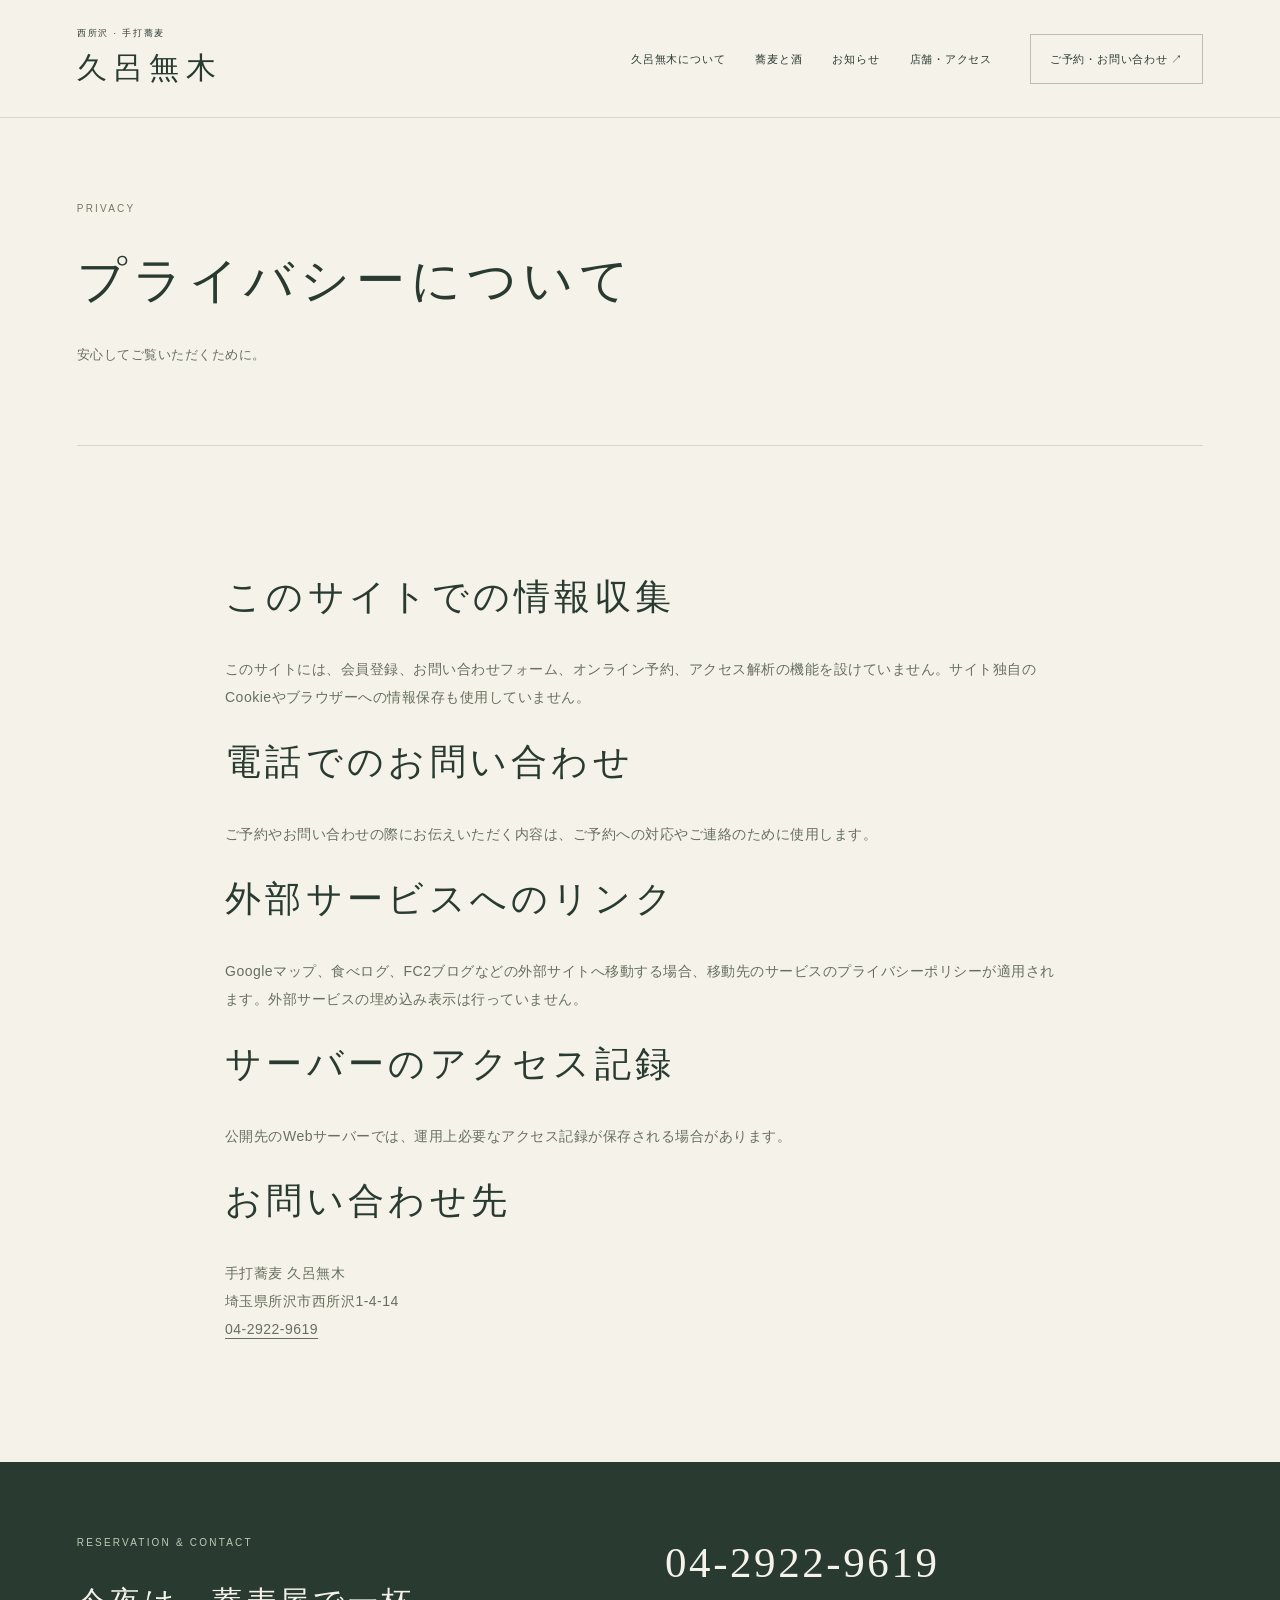
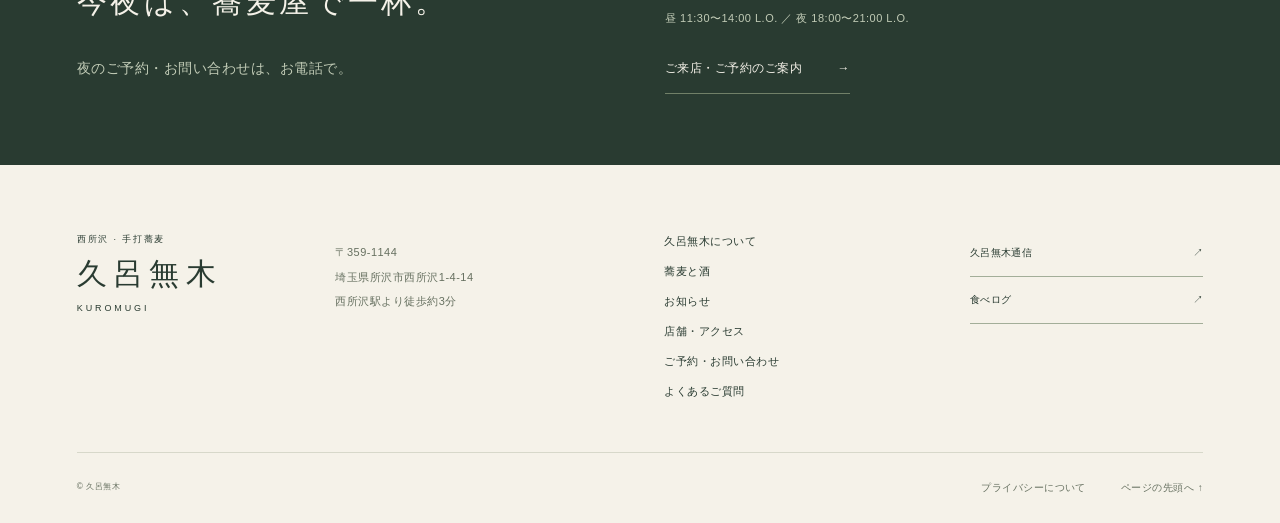
<file: privacy.html>
<!doctype html>
<html lang="ja"><head><meta charset="utf-8"><meta name="viewport" content="width=device-width,initial-scale=1"><title>プライバシーについて | 手打蕎麦 久呂無木・西所沢</title><meta name="description" content="久呂無木のサイトにおける個人情報と外部サービスの取り扱いについてご案内します。"><meta name="theme-color" content="#293b31"><meta property="og:type" content="website"><meta property="og:locale" content="ja_JP"><meta property="og:site_name" content="手打蕎麦 久呂無木"><meta property="og:title" content="プライバシーについて | 久呂無木"><meta property="og:description" content="久呂無木のサイトにおける個人情報と外部サービスの取り扱いについてご案内します。"><link rel="icon" href="assets/mark.svg" type="image/svg+xml"><link rel="stylesheet" href="assets/style.css"><script src="assets/site.js" defer></script><script type="application/ld+json">{"@context": "https://schema.org", "@type": "Restaurant", "name": "久呂無木", "alternateName": "くろむぎ", "servesCuisine": "蕎麦・日本料理", "telephone": "+81-4-2922-9619", "address": {"@type": "PostalAddress", "streetAddress": "西所沢1-4-14", "addressLocality": "所沢市", "addressRegion": "埼玉県", "postalCode": "359-1144", "addressCountry": "JP"}, "geo": {"@type": "GeoCoordinates", "latitude": 35.78946842854915, "longitude": 139.45832585569372}, "sameAs": ["https://kuromugi28.blog137.fc2.com/", "https://tabelog.com/saitama/A1106/A110601/11001054/"]}</script></head><body id="top"><a class="skip" href="#main">本文へ移動</a><header class="site-header"><a class="brand" href="index.html" aria-label="久呂無木 ホーム"><span class="brand-sub">西所沢 · 手打蕎麦</span><span class="brand-name">久呂無木</span></a><button class="nav-toggle" aria-expanded="false" aria-controls="navigation">メニュー <span aria-hidden="true">☰</span></button><nav id="navigation" aria-label="メインナビゲーション"><a href="about.html">久呂無木について</a><a href="menu.html">蕎麦と酒</a><a href="journal.html">お知らせ</a><a href="information.html">店舗・アクセス</a><a class="nav-reserve" href="reservation.html">ご予約・お問い合わせ ↗</a></nav></header><main id="main"><section class="page-head wrap"><span class="eyebrow">PRIVACY</span><h1>プライバシーについて</h1><p>安心してご覧いただくために。</p></section><section class="wrap section narrow"><h2>このサイトでの情報収集</h2><p>このサイトには、会員登録、お問い合わせフォーム、オンライン予約、アクセス解析の機能を設けていません。サイト独自のCookieやブラウザーへの情報保存も使用していません。</p><h2>電話でのお問い合わせ</h2><p>ご予約やお問い合わせの際にお伝えいただく内容は、ご予約への対応やご連絡のために使用します。</p><h2>外部サービスへのリンク</h2><p>Googleマップ、食べログ、FC2ブログなどの外部サイトへ移動する場合、移動先のサービスのプライバシーポリシーが適用されます。外部サービスの埋め込み表示は行っていません。</p><h2>サーバーのアクセス記録</h2><p>公開先のWebサーバーでは、運用上必要なアクセス記録が保存される場合があります。</p><h2>お問い合わせ先</h2><p>手打蕎麦 久呂無木<br>埼玉県所沢市西所沢1-4-14<br><a href="tel:0429229619" class="inline-link">04-2922-9619</a></p></section><section class="contact"><div class="wrap contact-inner"><div><span class="eyebrow">RESERVATION & CONTACT</span><h2>今夜は、蕎麦屋で一杯。</h2><p>夜のご予約・お問い合わせは、お電話で。</p></div><div><a class="phone" href="tel:0429229619">04-2922-9619</a><p class="small">昼 11:30〜14:00 L.O. ／ 夜 18:00〜21:00 L.O.</p><a class="text-link light" href="reservation.html">ご来店・ご予約のご案内<span aria-hidden="true"> →</span></a></div></div></section></main><footer class="wrap"><div class="footer-top"><a class="brand" href="index.html"><span class="brand-sub">西所沢 · 手打蕎麦</span><span class="brand-name">久呂無木</span><span class="brand-en">KUROMUGI</span></a><p>〒359-1144<br>埼玉県所沢市西所沢1-4-14<br>西所沢駅より徒歩約3分</p><div class="footer-links"><a href="about.html">久呂無木について</a><a href="menu.html">蕎麦と酒</a><a href="journal.html">お知らせ</a><a href="information.html">店舗・アクセス</a><a href="reservation.html">ご予約・お問い合わせ</a><a href="faq.html">よくあるご質問</a></div><div><a class="text-link" href="https://kuromugi28.blog137.fc2.com/" target="_blank" rel="noopener noreferrer">久呂無木通信<span aria-hidden="true"> ↗</span><span class="sr-only">（別タブで開きます）</span></a><a class="text-link" href="https://tabelog.com/saitama/A1106/A110601/11001054/" target="_blank" rel="noopener noreferrer">食べログ<span aria-hidden="true"> ↗</span><span class="sr-only">（別タブで開きます）</span></a></div></div><div class="footer-bottom"><small>© 久呂無木</small><a href="privacy.html">プライバシーについて</a><a href="#top">ページの先頭へ ↑</a></div></footer><div class="mobile-dock"><a href="information.html">店舗・アクセス</a><a href="tel:0429229619">電話する ↗</a></div></body></html>
</file>
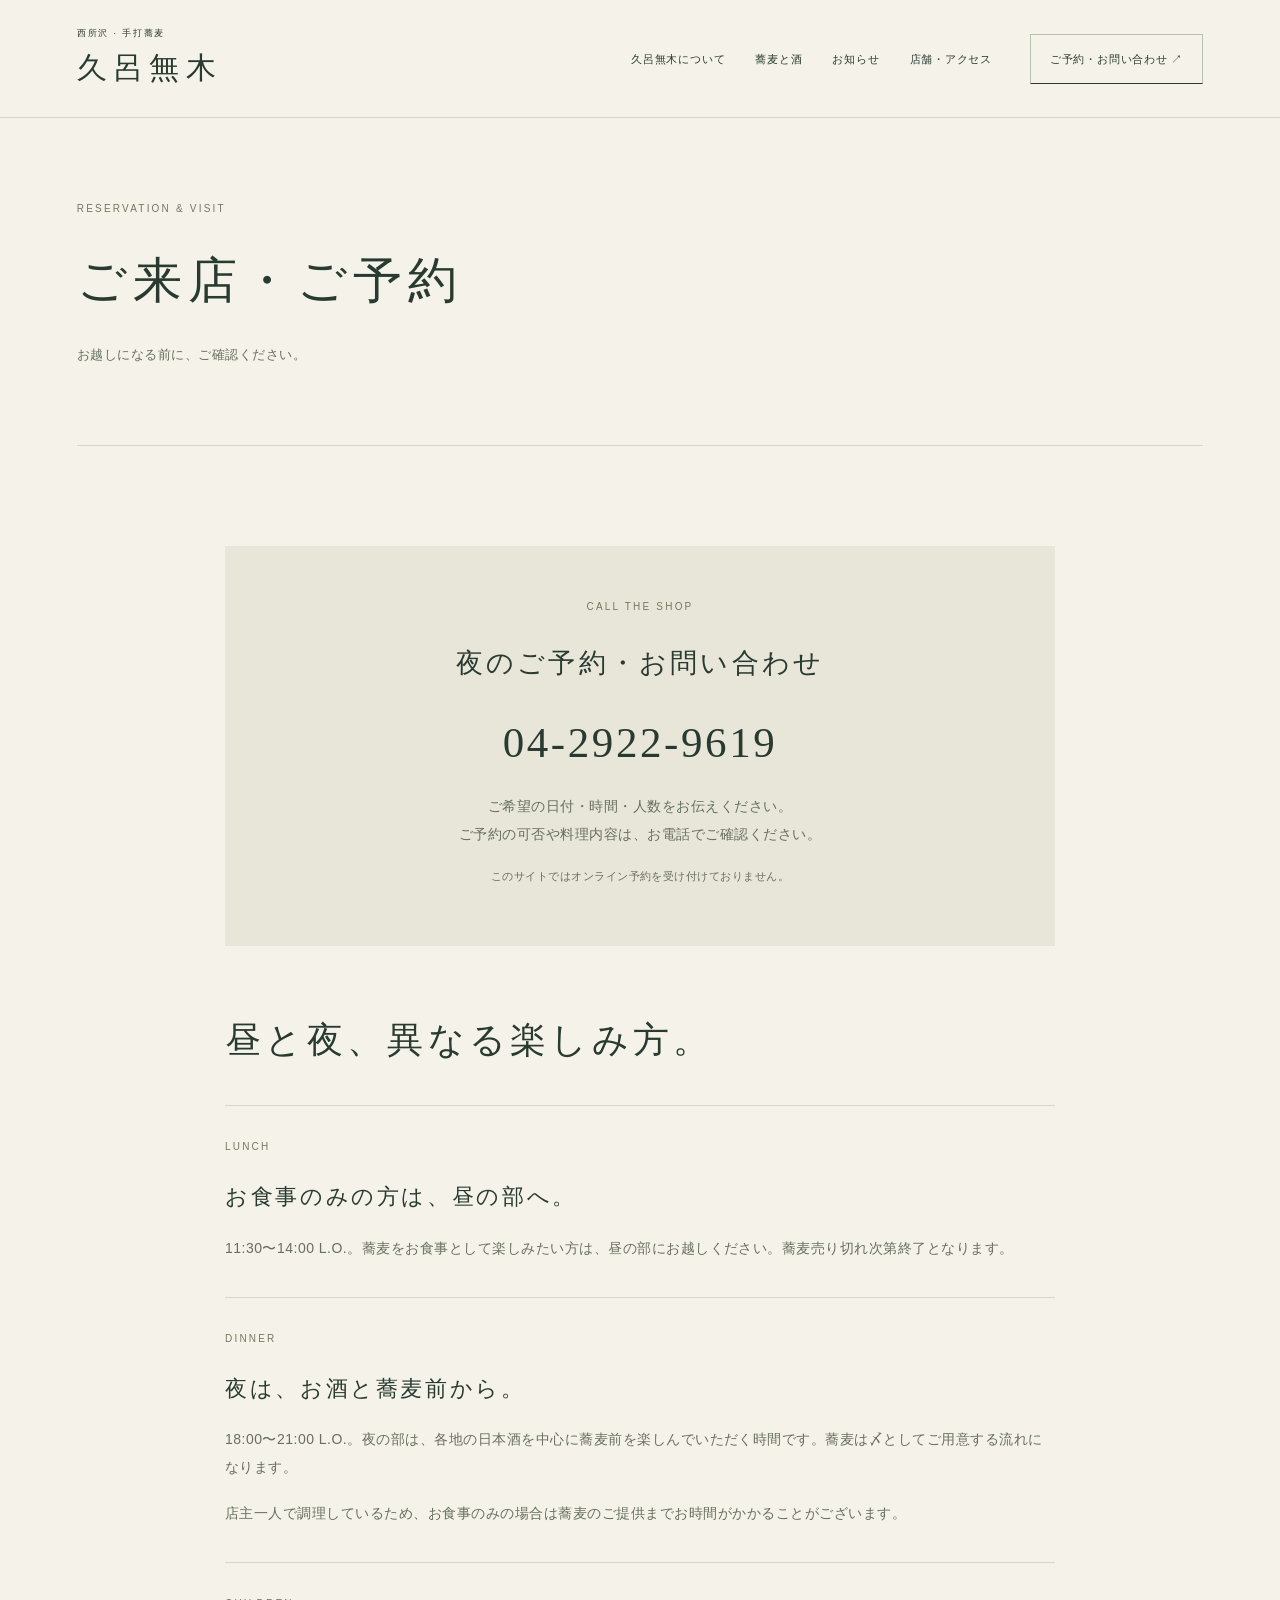
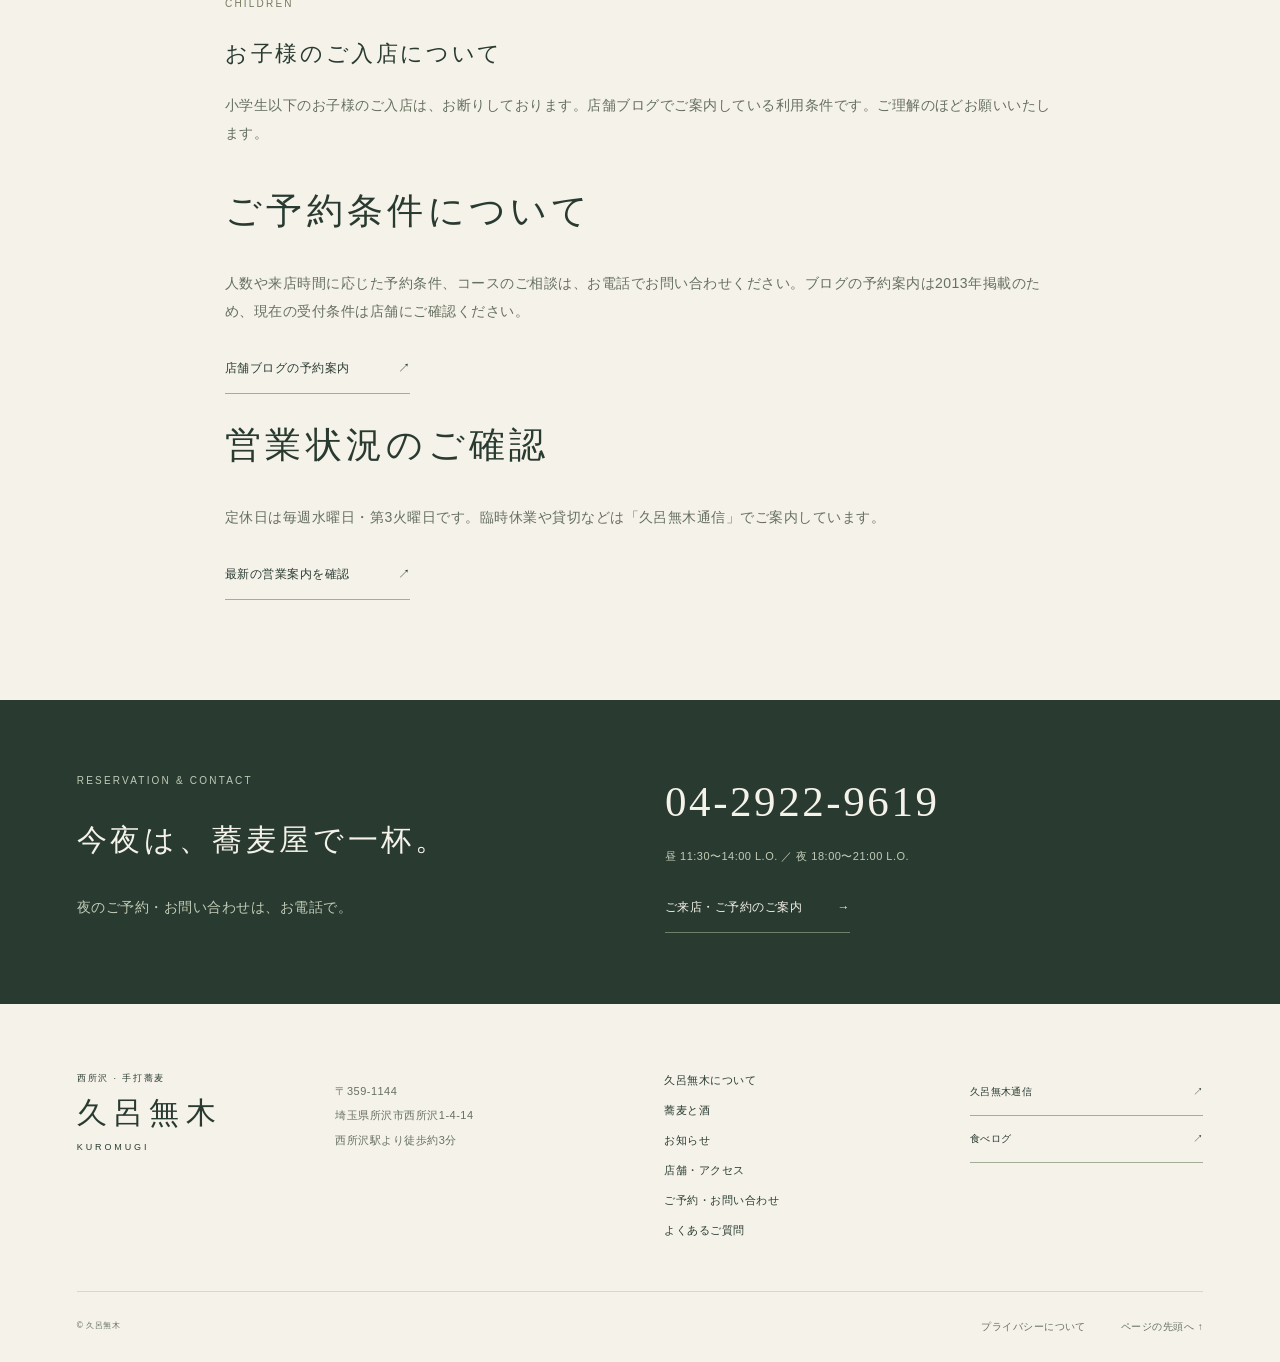
<file: reservation.html>
<!doctype html>
<html lang="ja"><head><meta charset="utf-8"><meta name="viewport" content="width=device-width,initial-scale=1"><title>ご来店・ご予約 | 手打蕎麦 久呂無木・西所沢</title><meta name="description" content="夜のご予約は電話でお問い合わせください。昼と夜の利用方法、お子様の入店条件、ご予約時のご案内。"><meta name="theme-color" content="#293b31"><meta property="og:type" content="website"><meta property="og:locale" content="ja_JP"><meta property="og:site_name" content="手打蕎麦 久呂無木"><meta property="og:title" content="ご来店・ご予約 | 久呂無木"><meta property="og:description" content="夜のご予約は電話でお問い合わせください。昼と夜の利用方法、お子様の入店条件、ご予約時のご案内。"><link rel="icon" href="assets/mark.svg" type="image/svg+xml"><link rel="stylesheet" href="assets/style.css"><script src="assets/site.js" defer></script><script type="application/ld+json">{"@context": "https://schema.org", "@type": "Restaurant", "name": "久呂無木", "alternateName": "くろむぎ", "servesCuisine": "蕎麦・日本料理", "telephone": "+81-4-2922-9619", "address": {"@type": "PostalAddress", "streetAddress": "西所沢1-4-14", "addressLocality": "所沢市", "addressRegion": "埼玉県", "postalCode": "359-1144", "addressCountry": "JP"}, "geo": {"@type": "GeoCoordinates", "latitude": 35.78946842854915, "longitude": 139.45832585569372}, "sameAs": ["https://kuromugi28.blog137.fc2.com/", "https://tabelog.com/saitama/A1106/A110601/11001054/"]}</script></head><body id="top"><a class="skip" href="#main">本文へ移動</a><header class="site-header"><a class="brand" href="index.html" aria-label="久呂無木 ホーム"><span class="brand-sub">西所沢 · 手打蕎麦</span><span class="brand-name">久呂無木</span></a><button class="nav-toggle" aria-expanded="false" aria-controls="navigation">メニュー <span aria-hidden="true">☰</span></button><nav id="navigation" aria-label="メインナビゲーション"><a href="about.html">久呂無木について</a><a href="menu.html">蕎麦と酒</a><a href="journal.html">お知らせ</a><a href="information.html">店舗・アクセス</a><a class="nav-reserve" href="reservation.html" aria-current="page">ご予約・お問い合わせ ↗</a></nav></header><main id="main"><section class="page-head wrap"><span class="eyebrow">RESERVATION & VISIT</span><h1>ご来店・ご予約</h1><p>お越しになる前に、ご確認ください。</p></section><section class="wrap section narrow"><div class="reservation-box"><span class="eyebrow">CALL THE SHOP</span><h2>夜のご予約・お問い合わせ</h2><a class="phone" href="tel:0429229619">04-2922-9619</a><p>ご希望の日付・時間・人数をお伝えください。<br>ご予約の可否や料理内容は、お電話でご確認ください。</p><p class="small">このサイトではオンライン予約を受け付けておりません。</p></div><h2>昼と夜、異なる楽しみ方。</h2><div class="visit-item"><span class="eyebrow">LUNCH</span><h3>お食事のみの方は、昼の部へ。</h3><p>11:30〜14:00 L.O.。蕎麦をお食事として楽しみたい方は、昼の部にお越しください。蕎麦売り切れ次第終了となります。</p></div><div class="visit-item"><span class="eyebrow">DINNER</span><h3>夜は、お酒と蕎麦前から。</h3><p>18:00〜21:00 L.O.。夜の部は、各地の日本酒を中心に蕎麦前を楽しんでいただく時間です。蕎麦は〆としてご用意する流れになります。</p><p>店主一人で調理しているため、お食事のみの場合は蕎麦のご提供までお時間がかかることがございます。</p></div><div class="visit-item"><span class="eyebrow">CHILDREN</span><h3>お子様のご入店について</h3><p>小学生以下のお子様のご入店は、お断りしております。店舗ブログでご案内している利用条件です。ご理解のほどお願いいたします。</p></div><h2>ご予約条件について</h2><p>人数や来店時間に応じた予約条件、コースのご相談は、お電話でお問い合わせください。ブログの予約案内は2013年掲載のため、現在の受付条件は店舗にご確認ください。</p><a class="text-link" href="https://kuromugi28.blog137.fc2.com/blog-category-16.html" target="_blank" rel="noopener noreferrer">店舗ブログの予約案内<span aria-hidden="true"> ↗</span><span class="sr-only">（別タブで開きます）</span></a><h2>営業状況のご確認</h2><p>定休日は毎週水曜日・第3火曜日です。臨時休業や貸切などは「久呂無木通信」でご案内しています。</p><a class="text-link" href="https://kuromugi28.blog137.fc2.com/" target="_blank" rel="noopener noreferrer">最新の営業案内を確認<span aria-hidden="true"> ↗</span><span class="sr-only">（別タブで開きます）</span></a></section><section class="contact"><div class="wrap contact-inner"><div><span class="eyebrow">RESERVATION & CONTACT</span><h2>今夜は、蕎麦屋で一杯。</h2><p>夜のご予約・お問い合わせは、お電話で。</p></div><div><a class="phone" href="tel:0429229619">04-2922-9619</a><p class="small">昼 11:30〜14:00 L.O. ／ 夜 18:00〜21:00 L.O.</p><a class="text-link light" href="reservation.html">ご来店・ご予約のご案内<span aria-hidden="true"> →</span></a></div></div></section></main><footer class="wrap"><div class="footer-top"><a class="brand" href="index.html"><span class="brand-sub">西所沢 · 手打蕎麦</span><span class="brand-name">久呂無木</span><span class="brand-en">KUROMUGI</span></a><p>〒359-1144<br>埼玉県所沢市西所沢1-4-14<br>西所沢駅より徒歩約3分</p><div class="footer-links"><a href="about.html">久呂無木について</a><a href="menu.html">蕎麦と酒</a><a href="journal.html">お知らせ</a><a href="information.html">店舗・アクセス</a><a href="reservation.html">ご予約・お問い合わせ</a><a href="faq.html">よくあるご質問</a></div><div><a class="text-link" href="https://kuromugi28.blog137.fc2.com/" target="_blank" rel="noopener noreferrer">久呂無木通信<span aria-hidden="true"> ↗</span><span class="sr-only">（別タブで開きます）</span></a><a class="text-link" href="https://tabelog.com/saitama/A1106/A110601/11001054/" target="_blank" rel="noopener noreferrer">食べログ<span aria-hidden="true"> ↗</span><span class="sr-only">（別タブで開きます）</span></a></div></div><div class="footer-bottom"><small>© 久呂無木</small><a href="privacy.html">プライバシーについて</a><a href="#top">ページの先頭へ ↑</a></div></footer><div class="mobile-dock"><a href="information.html">店舗・アクセス</a><a href="tel:0429229619">電話する ↗</a></div></body></html>
</file>
<file: assets/style.css>
:root{--paper:#f5f2e9;--ink:#293b31;--muted:#667060;--line:#d7d8ca;--sand:#e8e5d9;--gold:#9a8b63}*{box-sizing:border-box}html{scroll-behavior:smooth;scroll-padding-top:110px}body{margin:0;background:var(--paper);color:var(--ink);font-family:"Hiragino Kaku Gothic ProN","Yu Gothic",sans-serif;font-size:14px;line-height:2;letter-spacing:.035em}a{color:inherit;text-decoration:none;transition:color .2s,background .2s}a:hover{color:#8c563c}a:focus-visible,button:focus-visible,summary:focus-visible{outline:3px solid #ad684a;outline-offset:6px}button{font:inherit;color:inherit;cursor:pointer}img{display:block;max-width:100%;height:auto}p{color:var(--muted);margin:1.3em 0}h1,h2,h3,.brand-name,.phone{font-family:"Yu Mincho","Hiragino Mincho ProN",serif;font-weight:400}h1,h2,h3{line-height:1.65;letter-spacing:.12em}h2{font-size:clamp(26px,2.8vw,38px);margin:22px 0 28px}h3{font-size:22px;margin:20px 0 12px}.wrap{max-width:1280px;margin:0 auto;width:88%}.section{padding-top:100px;padding-bottom:100px}.narrow{max-width:830px}.eyebrow{font:10px/1.8 sans-serif;letter-spacing:.22em;color:#73795e}.small{font-size:11px;line-height:1.9}.muted{color:var(--muted)}.sr-only{position:absolute;width:1px;height:1px;padding:0;margin:-1px;overflow:hidden;clip:rect(0,0,0,0);white-space:nowrap;border:0}.skip{position:absolute;top:-90px;left:20px;padding:10px 20px;background:var(--paper);z-index:100}.skip:focus{top:10px}.site-header{display:flex;justify-content:space-between;align-items:center;gap:30px;padding:24px 6%;border-bottom:1px solid var(--line);position:relative;z-index:20}.brand{display:flex;flex-direction:column;flex-shrink:0}.brand-sub{font-size:9px;letter-spacing:.2em}.brand-name{font-size:30px;line-height:1.7;letter-spacing:.21em}.brand-en{font-size:9px;letter-spacing:.32em}.site-header nav{display:flex;align-items:center;gap:30px;font-size:11px;letter-spacing:.07em}.site-header nav a{padding:8px 0}.site-header nav a[aria-current]{border-bottom:1px solid var(--ink)}.site-header nav .nav-reserve{border:1px solid #b8c0af;padding:13px 19px;margin-left:8px}.nav-toggle{display:none}.hero{display:grid;grid-template-columns:48% 52%;position:relative;padding-top:35px;padding-bottom:54px}.hero-copy{padding:55px 0 30px;position:relative}.hero-place{font-size:11px;letter-spacing:.17em;margin-top:32px}.hero h1{font-size:clamp(36px,4.25vw,64px);line-height:1.6;letter-spacing:.14em;margin:30px 0 27px}.hero-description{font-size:13px;line-height:2.3}.hero-copy .text-link{margin-top:20px}.hero-seal{display:block;position:absolute;right:12%;bottom:70px;border:1px solid #9b5940;color:#9b5940;line-height:1.4;padding:6px 5px;font-family:serif;letter-spacing:.1em;font-size:14px}.hero-art{position:relative}.hero-art img{width:100%;height:100%;max-height:670px;object-fit:cover}.vertical-label{position:absolute;top:40px;right:28px;writing-mode:vertical-rl;font-family:serif;letter-spacing:.4em;font-size:16px}.image-label{position:absolute;bottom:16px;left:20px;font-size:8px;letter-spacing:.18em;color:#424d3c}.hero-bottom{position:absolute;bottom:19px;left:0;right:0;display:flex;justify-content:space-between;font:9px/1.8 sans-serif;letter-spacing:.19em;color:var(--muted)}.text-link{display:inline-flex;gap:30px;justify-content:space-between;align-items:center;border-bottom:1px solid #a3ae99;padding:13px 0;min-width:185px;font-size:12px}.button{display:inline-flex;gap:25px;align-items:center;justify-content:space-between;background:var(--ink);color:var(--paper);padding:17px 28px;font-size:12px;margin:12px 0;max-width:100%}.button:hover{background:#47563e;color:var(--paper)}.notice-bar{display:flex;gap:35px;align-items:center;border-top:1px solid var(--line);border-bottom:1px solid var(--line);padding:21px 0;font-size:12px}.notice-bar a{flex:1;display:flex;justify-content:space-between;gap:15px}.intro{position:relative;text-align:center;padding:105px 0 110px}.intro h2{font-size:36px;line-height:1.85}.intro p{line-height:2.5}.intro-side{writing-mode:vertical-rl;position:absolute;right:8%;top:145px;font:16px serif;letter-spacing:.3em}.feature-band{background:var(--sand)}.split{display:grid;grid-template-columns:1fr 1fr;gap:9%;align-items:center}.feature-band>.split{padding:80px 0}.feature-image{width:100%;max-height:580px;object-fit:cover}.feature-copy p{line-height:2.4}.section-heading{display:flex;align-items:center;justify-content:space-between;gap:25px;margin-bottom:35px}.section-heading h2{margin-bottom:0}.two-cards{display:grid;grid-template-columns:1fr 1fr;gap:24px}.time-card{border:1px solid var(--line);padding:40px}.time-card h3{font-size:26px}.time{font-family:serif;font-size:26px;color:var(--ink);letter-spacing:.03em}.time span{font:10px sans-serif}.time-card p:not(.time){font-size:13px}.night{background:var(--ink);color:var(--paper);border-color:var(--ink)}.night p,.night .eyebrow{color:#d2d7c7}.access-band{background:var(--sand)}.access-band>.split{padding:75px 0}.line-link{display:flex;justify-content:space-between;padding:24px 0;border-bottom:1px solid #b9c2ad;font-size:14px}.line-link:first-child{border-top:1px solid #b9c2ad}.contact{background:var(--ink);color:var(--paper)}.contact-inner{display:grid;grid-template-columns:1fr 1fr;gap:50px;padding:65px 0;align-items:center}.contact .eyebrow,.contact p{color:#c1cbb6}.contact h2{font-size:30px}.phone{font-size:clamp(29px,3.5vw,43px);letter-spacing:.06em;line-height:1.4;white-space:nowrap}.light{border-color:#718068}.contact a:hover{color:#e8cfa0}footer{padding:65px 0 25px}.footer-top{display:grid;grid-template-columns:1fr 1.3fr 1.2fr 1fr;gap:25px;align-items:start}.footer-top p{font-size:11px;margin:10px 0;line-height:2.2}.footer-links{display:grid;gap:8px;font-size:11px}.footer-top .text-link{display:flex;min-width:0;font-size:10px;gap:10px}.footer-bottom{display:flex;gap:35px;margin-top:50px;padding-top:25px;border-top:1px solid var(--line);font-size:10px;color:var(--muted)}.footer-bottom small{margin-right:auto}.page-head{padding-top:75px;padding-bottom:60px;border-bottom:1px solid var(--line)}.page-head h1{font-size:clamp(32px,4vw,49px);margin:20px 0}.page-head p{font-size:13px}.three-cards{display:grid;grid-template-columns:repeat(3,1fr);gap:35px;padding-top:30px}.three-cards article{border-top:1px solid var(--line);padding-top:25px}.three-cards h3{font-size:21px}.step{font:16px serif;color:#897d57}.page-tabs{display:flex;gap:35px;padding:25px 0;font-size:12px;border-bottom:1px solid var(--line)}.link-grid{display:grid;grid-template-columns:1fr 1fr;gap:15px 30px;margin:35px 0}.link-grid .text-link{min-width:0}.align-top{align-items:start}.info-list{display:grid;grid-template-columns:95px 1fr;font-size:13px}.info-list dt,.info-list dd{margin:0;border-bottom:1px solid var(--line);padding:20px 0}.info-list dt{font-size:11px}.info-list a{text-decoration:underline;text-underline-offset:5px}.map-panel{background:#e0e1d3;padding:30px}.map-panel h3{margin-bottom:0}.map-panel svg{display:block;width:100%;height:auto}.map-panel p{margin-bottom:0}.reservation-box{background:var(--sand);text-align:center;padding:45px 30px;margin-bottom:65px}.reservation-box h2{font-size:27px}.visit-item{border-top:1px solid var(--line);padding-top:25px;margin:35px 0}.news-feature{padding:35px 0 50px}.news-row{display:grid;grid-template-columns:110px 1fr 20px;gap:25px;padding:28px 0;border-top:1px solid var(--line);font-size:12px;align-items:start}.news-row:last-of-type{border-bottom:1px solid var(--line)}.news-row time{font-size:11px;padding-top:4px}.news-tag{font-size:10px;color:var(--muted);display:block;margin-bottom:7px}.news-row strong{display:block;font-size:16px;font-weight:400}.news-summary{display:block;font-size:12px;color:var(--muted);margin-top:8px}.faq-list details{border-bottom:1px solid var(--line)}.faq-list details:first-child{border-top:1px solid var(--line)}.faq-list summary{display:flex;justify-content:space-between;gap:25px;padding:24px 0;cursor:pointer;font-size:14px;list-style:none}.faq-list summary::-webkit-details-marker{display:none}.faq-list details[open] summary span{transform:rotate(45deg)}.faq-list details p{padding:0 25px 25px 0;margin:0;font-size:13px}.inline-link{text-decoration:underline;text-underline-offset:4px}.mobile-dock{display:none}
@media(max-width:1100px){.site-header nav{gap:18px}.site-header nav .nav-reserve{padding:10px}.brand-name{font-size:26px}.hero-copy{padding-top:35px}.hero h1{font-size:44px}.hero-place{font-size:10px}.hero-seal{right:10%;bottom:30px}}
@media(max-width:1000px){.site-header{padding:18px 6%;flex-wrap:wrap;gap:10px}.nav-toggle{display:block;background:transparent;border:1px solid #b8c0af;padding:9px 14px;font-size:12px}.site-header nav{width:100%;flex-wrap:wrap;justify-content:flex-start;gap:12px 24px;padding:18px 0 5px;border-top:1px solid var(--line);margin-top:10px}.js .site-header nav{display:none}.js .site-header nav.is-open{display:flex}.site-header nav .nav-reserve{margin-left:0}.hero h1{font-size:38px}.hero-art img{min-height:540px}.hero-seal{display:none}.footer-top{grid-template-columns:1fr 1fr}.intro-side{right:2%}.split{gap:6%}}
@media(max-width:700px){body{font-size:13px}.wrap{width:88%}.section{padding-top:65px;padding-bottom:65px}.site-header{min-height:92px}.brand-name{font-size:25px}.hero{grid-template-columns:1fr;padding-top:0;padding-bottom:45px}.hero-copy{padding:40px 0 30px}.hero .eyebrow{font-size:8px}.hero-place{margin-top:22px}.hero h1{font-size:clamp(30px,9.3vw,43px);margin:23px 0 20px;white-space:nowrap}.hero-description{font-size:12px}.hero-copy .text-link{margin-top:4px}.hero-art img{min-height:0;height:390px;object-position:center 48%}.hero-seal{display:block;right:0;bottom:43px}.vertical-label{top:22px;right:20px;font-size:14px}.hero-bottom{font-size:8px;letter-spacing:.1em}.notice-bar{align-items:start;gap:13px;padding:18px 0;flex-direction:column}.notice-bar a{width:100%;font-size:11px}.intro{padding:70px 0}.intro h2{font-size:29px}.intro p{font-size:12px}.intro-side{display:none}.split{grid-template-columns:1fr;gap:35px}.feature-band>.split{padding:50px 0}.feature-image{max-height:410px;object-fit:cover}.feature-copy p{font-size:12px}.section-heading{display:block;margin-bottom:25px}.section-heading h2{font-size:26px}.section-heading .text-link{margin-top:15px}.two-cards{grid-template-columns:1fr;gap:16px}.time-card{padding:28px}.time-card h3{font-size:24px}.time{font-size:25px}.access-band>.split{padding:55px 0}.contact-inner{grid-template-columns:1fr;gap:20px;padding:50px 0}.contact h2{font-size:26px;margin:17px 0}.contact .phone{font-size:33px}.contact p{font-size:12px}.footer-top{grid-template-columns:1fr 1fr;gap:25px 20px}.footer-top>.brand{grid-column:1 / -1}.footer-top>p{grid-column:1 / -1}.footer-bottom{flex-wrap:wrap;gap:15px 25px;margin-top:30px}.footer-bottom small{width:100%}footer{padding:45px 0 100px}.page-head{padding:50px 0 35px}.page-head h1{font-size:31px}.page-head p{font-size:12px}.three-cards{grid-template-columns:1fr;gap:25px}.page-tabs{flex-wrap:wrap;gap:12px 24px;padding:20px 0;font-size:11px}.link-grid{grid-template-columns:1fr;gap:12px}.info-list{grid-template-columns:83px 1fr;font-size:12px}.map-panel{padding:25px}.reservation-box{padding:30px 20px;margin-bottom:40px}.reservation-box h2{font-size:23px}.reservation-box .phone{font-size:31px}.news-row{grid-template-columns:1fr 18px;gap:10px}.news-row>time,.news-row>.small{grid-column:1 / -1}.news-row strong{font-size:15px}.faq-list summary{font-size:13px;padding:22px 0}.mobile-dock{position:fixed;bottom:0;left:0;right:0;z-index:30;display:grid;grid-template-columns:1fr 1fr;background:var(--paper);border-top:1px solid var(--line);box-shadow:0 -3px 15px #293b3109;padding-bottom:env(safe-area-inset-bottom)}.mobile-dock a{padding:14px 10px;text-align:center;font-size:12px}.mobile-dock a:last-child{background:var(--ink);color:var(--paper)}}
@media(max-width:360px){.hero h1{font-size:36px}.page-head h1{font-size:27px}.contact .phone{font-size:28px}.reservation-box .phone{font-size:27px}}@media(prefers-reduced-motion:reduce){html{scroll-behavior:auto}a{transition:none}}@media print{.nav-toggle,.mobile-dock,.contact,.site-header nav,.hero-bottom{display:none}.section{padding:25px 0}body{background:white}a{color:black}}

/* Quiet movement, with native scrolling and no persistent hidden content. */
.reading-progress{position:fixed;inset:0 0 auto;height:2px;background:var(--gold);transform:scaleX(0);transform-origin:left center;pointer-events:none;z-index:100}
.hero-art{overflow:hidden}
.text-link>span[aria-hidden],.button>span[aria-hidden],.line-link>span[aria-hidden]{transition:transform .35s cubic-bezier(.22,1,.36,1)}
@media(hover:hover) and (prefers-reduced-motion:no-preference){.text-link:hover>span[aria-hidden],.button:hover>span[aria-hidden],.line-link:hover>span[aria-hidden]{transform:translateX(5px)}.time-card{transition:border-color .35s,box-shadow .35s}.time-card:hover{border-color:var(--gold);box-shadow:0 8px 24px #293b3108}
@media(prefers-reduced-motion:reduce){.reading-progress{display:none}.text-link>span[aria-hidden],.button>span[aria-hidden],.line-link>span[aria-hidden]{transition:none}}
@media print{.reading-progress{display:none}}

@media(prefers-reduced-motion:no-preference){.js nav.is-open{animation:menu-enter .28s ease-out}}
@keyframes menu-enter{from{opacity:0;transform:translateY(-5px)}to{opacity:1;transform:translateY(0)}}

/* Keep the old snapshot fully visible while the new page appears over it. */
@view-transition{navigation:auto}
::view-transition-group(root){animation-duration:.38s}
::view-transition-old(root){animation:none;opacity:1;mix-blend-mode:normal}
::view-transition-new(root){animation:page-crossfade .38s cubic-bezier(.22,1,.36,1) both;mix-blend-mode:normal}
@keyframes page-crossfade{from{opacity:0}to{opacity:1}}
@media(prefers-reduced-motion:reduce){@view-transition{navigation:none}::view-transition-group(root),::view-transition-old(root),::view-transition-new(root){animation:none}}
</file>
